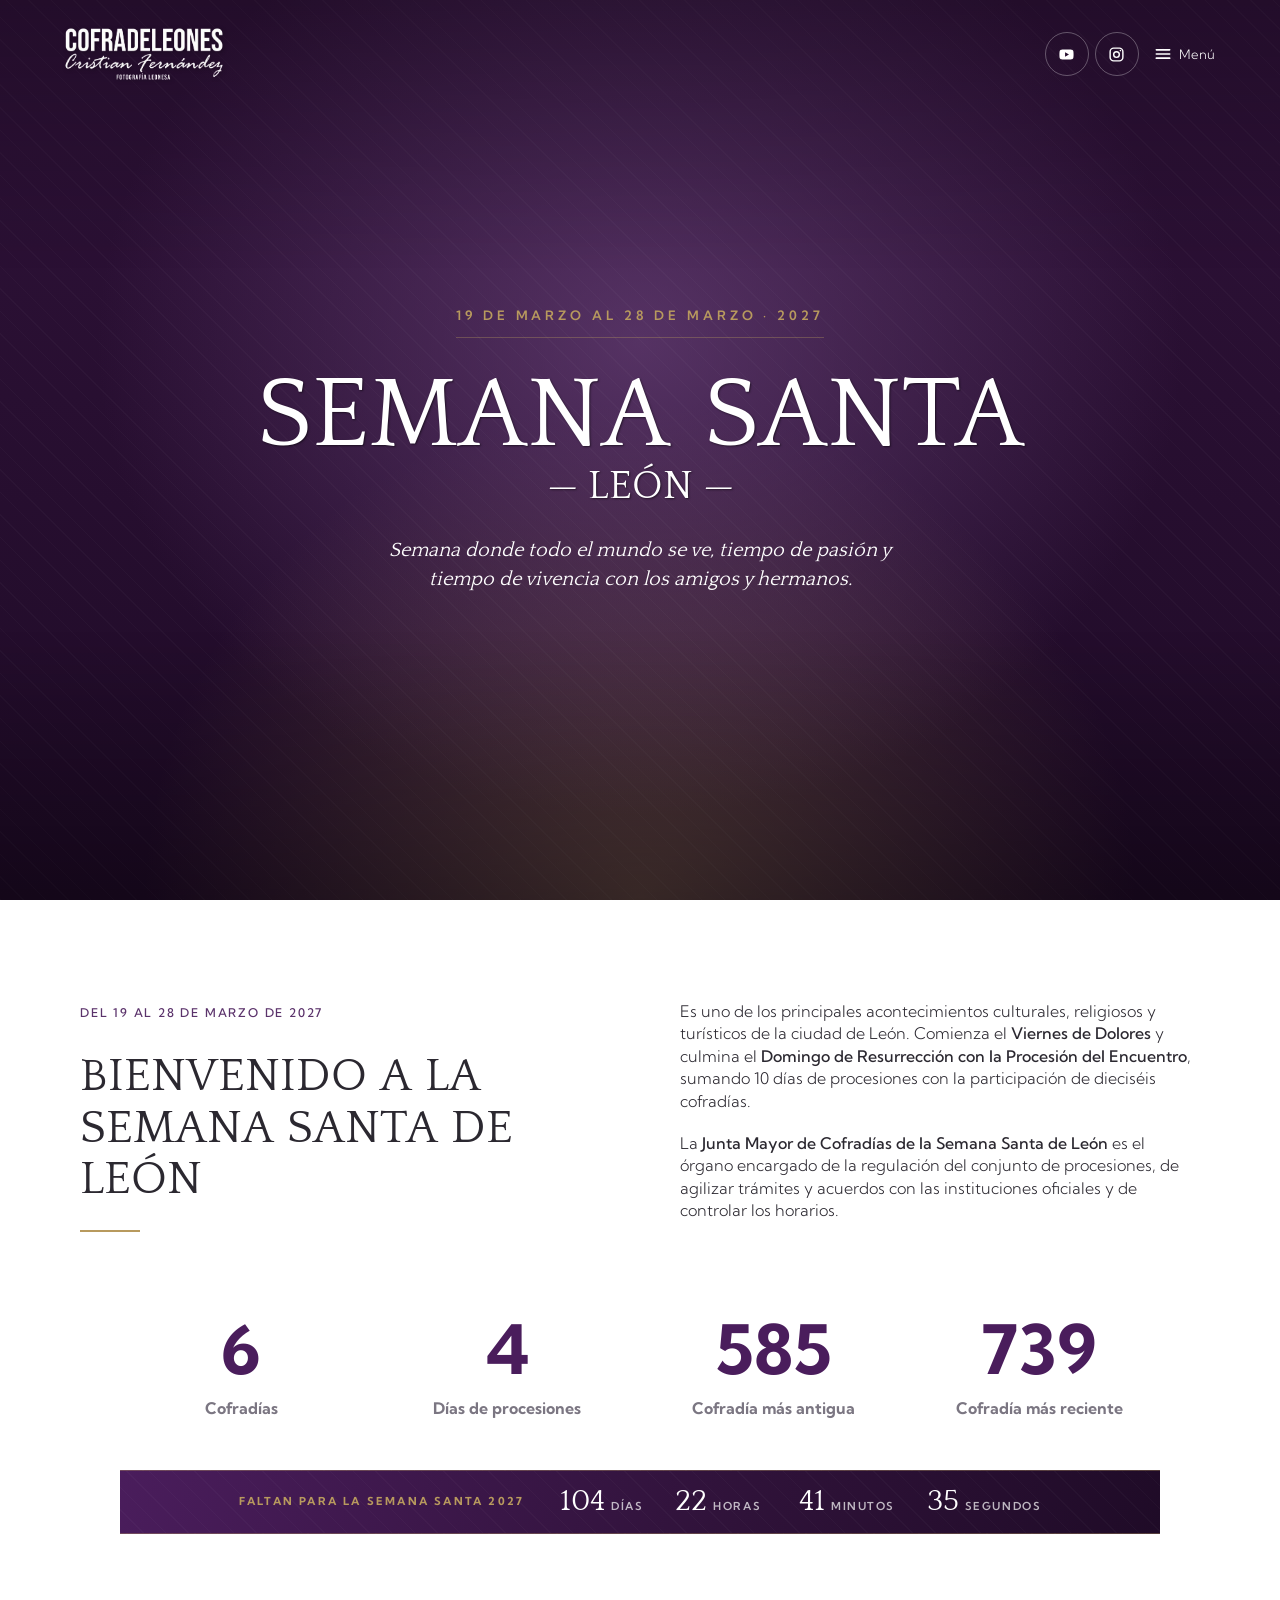
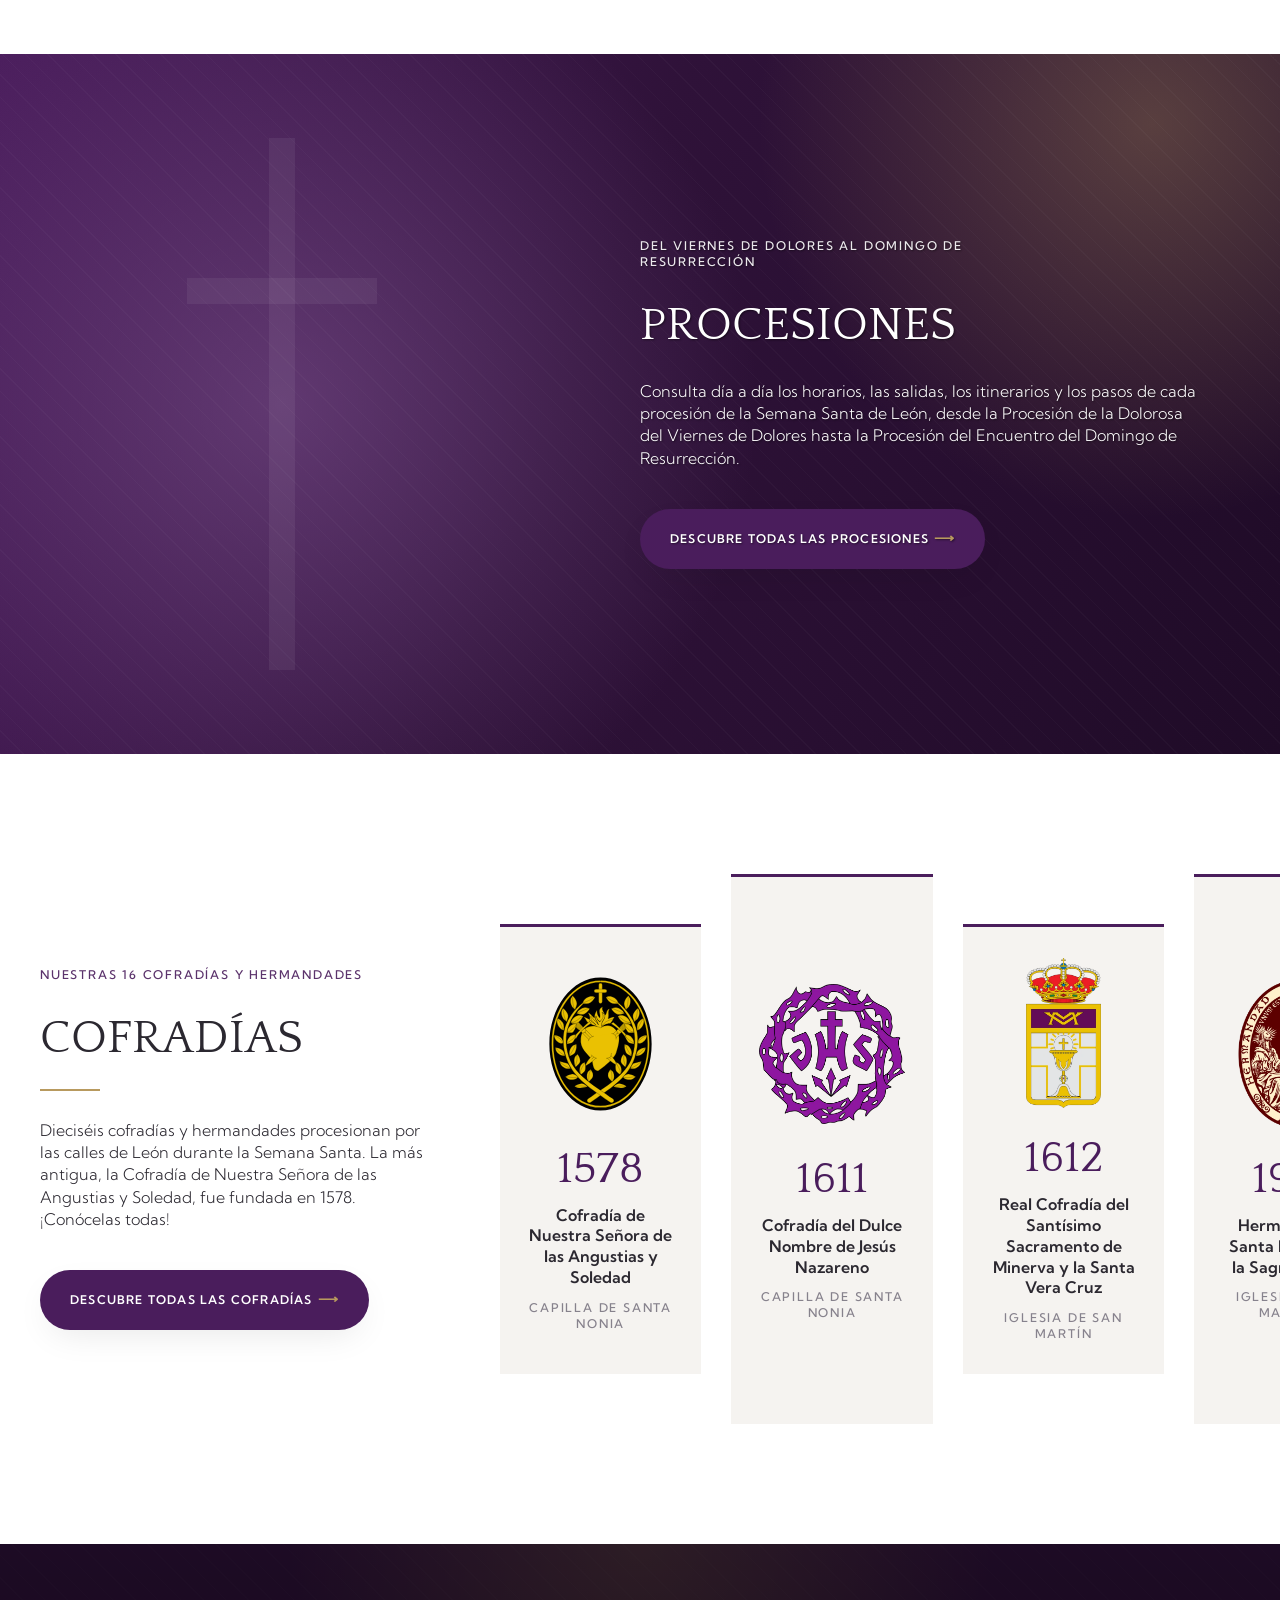
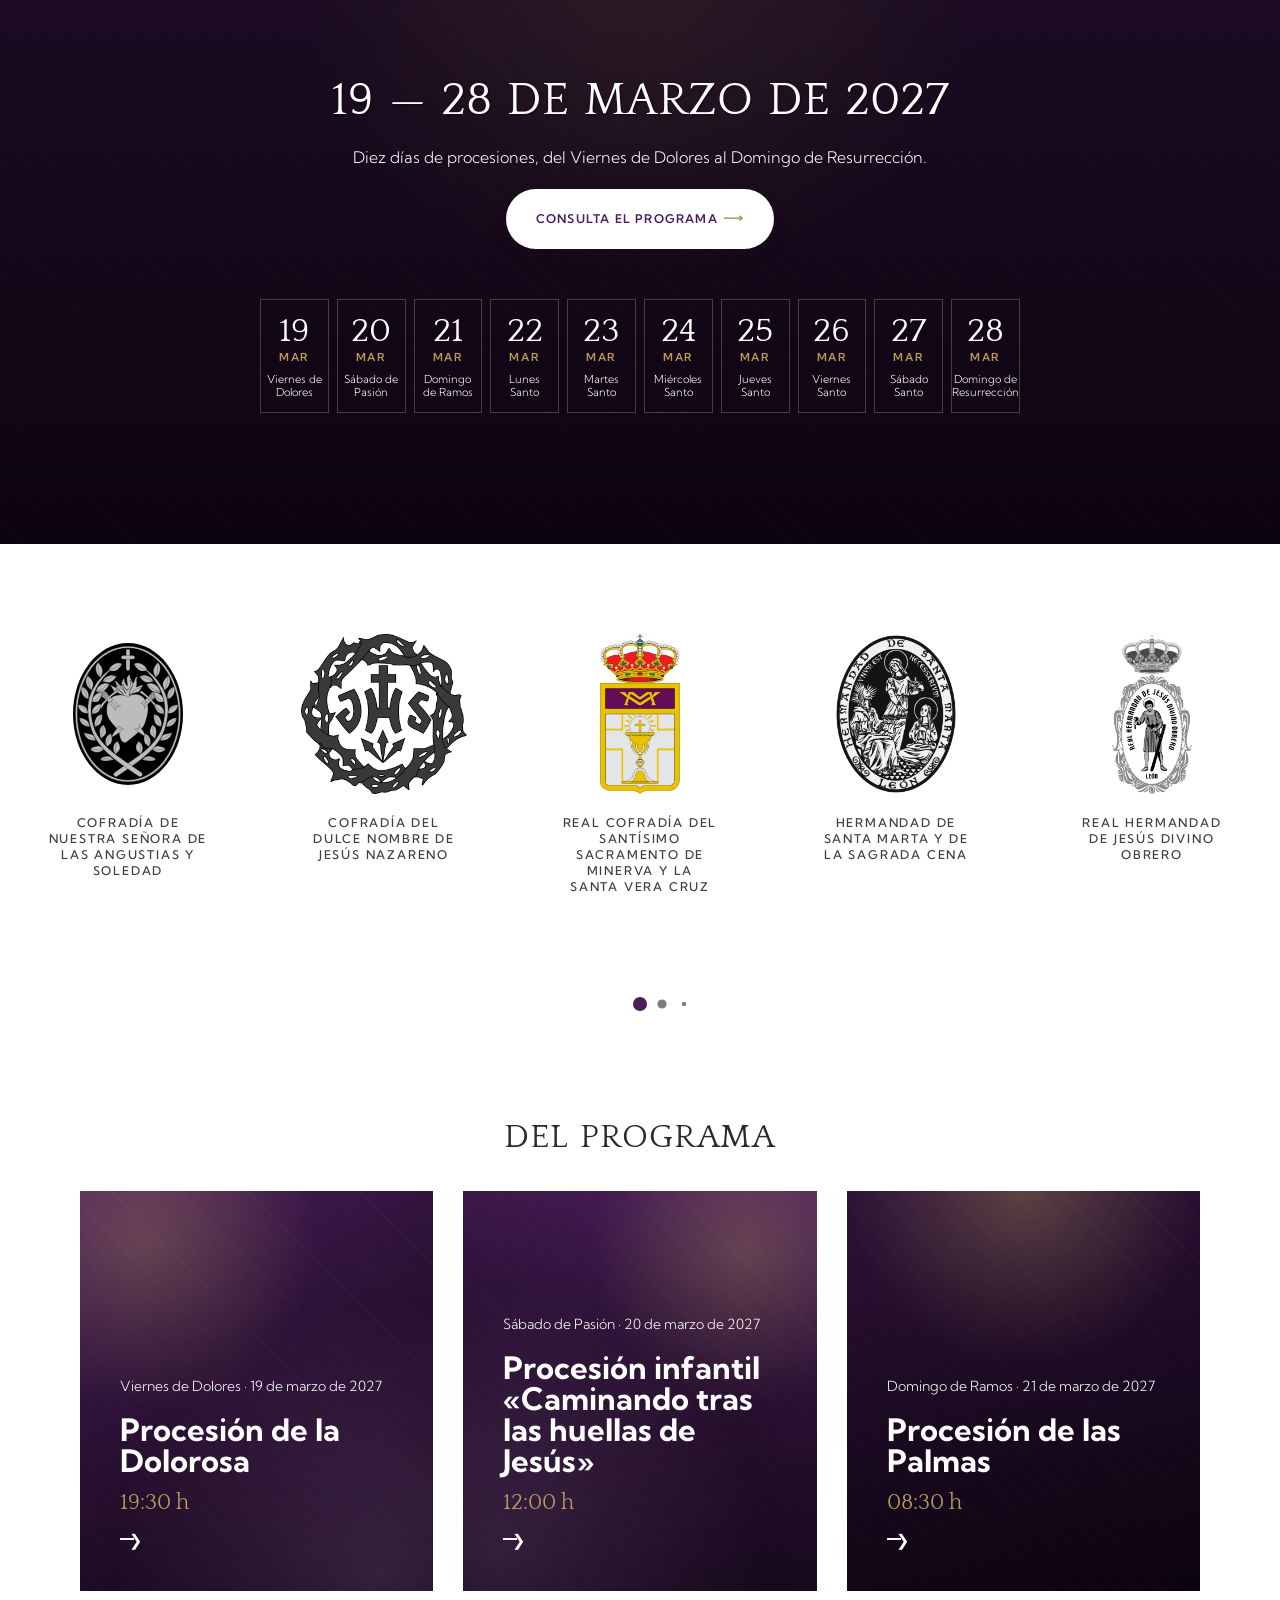
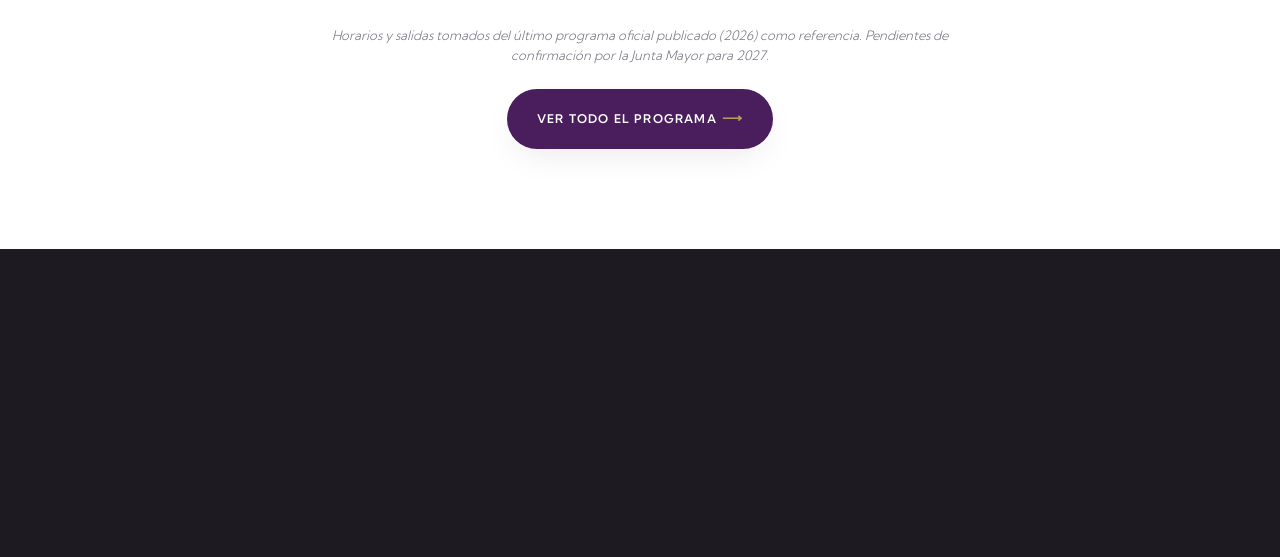
<file: index.html>
<!DOCTYPE html>
<html lang="es">
<head>
	<meta charset="UTF-8">
	<meta name="viewport" content="width=device-width, initial-scale=1">
	<title>Semana Santa León 2027</title>
	<meta name="description" content="Semana Santa de León 2027, del 19 al 28 de marzo. Dieciséis cofradías y diez días de procesiones, del Viernes de Dolores al Domingo de Resurrección.">
	<meta name="theme-color" content="#4a1d5c">

	<link rel="preconnect" href="https://fonts.googleapis.com">
	<link rel="preconnect" href="https://fonts.gstatic.com" crossorigin>
	<link href="https://fonts.googleapis.com/css2?family=Kumbh+Sans:wght@300..700&family=Quattrocento&display=swap" rel="stylesheet">
	<link rel="stylesheet" href="styles.css">
	<!-- Los sliders están bajo el primer pantallazo: su CSS no bloquea el renderizado -->
	<link rel="stylesheet" href="https://cdn.jsdelivr.net/npm/swiper@11/swiper-bundle.min.css" media="print" onload="this.media='all'">
</head>

<body class="home">
<div id="outer-wrap">

	<a class="skip-link screen-reader-text" href="#main">Ir al contenido</a>

	<div id="wrap">

		<!-- ============================ HEADER ============================ -->
		<div id="transparent-header-wrap">
			<header id="site-header" role="banner">
				<div id="site-header-inner" class="container">

					<div id="site-logo">
						<div id="site-logo-inner">
							<a href="index.html" class="custom-logo-link image-logo" rel="home" aria-current="page">
								<img src="img/logo-web.png" width="461" height="156" alt="Cofradeleones · Inicio" fetchpriority="high" decoding="async">
							</a>
						</div>
					</div>

					<div id="site-navigation-wrap">
						<nav id="site-navigation" aria-label="Menú principal">
							<ul class="main-menu">
								<li class="current-menu-item"><a href="index.html"><span>Inicio</span></a></li>
								<li class="has-children"><a href="cofradias.html"><span>Cofradías<svg class="nav-arrow" viewBox="0 0 24 24" aria-hidden="true" focusable="false" fill="none" stroke="currentColor" stroke-width="3" stroke-linecap="round" stroke-linejoin="round"><path d="M6 9l6 6 6-6"/></svg></span></a>
									<!-- Las 16 cofradías se generan desde data.js -->
									<ul class="sub-menu sub-menu-cofradias" data-render="menu-cofradias"></ul>
								</li>
								<li><a href="procesiones.html"><span>Procesiones</span></a></li>
								<li class="has-children"><a href="bandas.html"><span>Bandas musicales<svg class="nav-arrow" viewBox="0 0 24 24" aria-hidden="true" focusable="false" fill="none" stroke="currentColor" stroke-width="3" stroke-linecap="round" stroke-linejoin="round"><path d="M6 9l6 6 6-6"/></svg></span></a>
									<ul class="sub-menu">
										<li><a href="bandas.html#agrupaciones-musicales">Agrupaciones Musicales</a></li>
										<li><a href="bandas.html#cornetas-y-tambores">Bandas de Cornetas y Tambores</a></li>
										<li><a href="bandas.html#bandas-de-musica">Bandas de Música</a></li>
									</ul>
								</li>
								<li><a href="carteles.html"><span>Carteles</span></a></li>
							</ul>
						</nav>
					</div>

					<div class="header-actions">
						<ul class="header-social">
							<li><a class="social-link" href="#" data-social="youtube" aria-label="YouTube de Semana Santa León" target="_blank" rel="noopener noreferrer"><svg class="icon" viewBox="0 0 24 24" aria-hidden="true" focusable="false"><path fill="currentColor" fill-rule="evenodd" d="M21.6 7.2a2.5 2.5 0 0 0-1.8-1.8C18.2 5 12 5 12 5s-6.2 0-7.8.4a2.5 2.5 0 0 0-1.8 1.8C2 8.8 2 12 2 12s0 3.2.4 4.8a2.5 2.5 0 0 0 1.8 1.8C5.8 19 12 19 12 19s6.2 0 7.8-.4a2.5 2.5 0 0 0 1.8-1.8c.4-1.6.4-4.8.4-4.8s0-3.2-.4-4.8zM10 15.2V8.8l5.5 3.2-5.5 3.2z"/></svg></a></li>
							<li><a class="social-link" href="#" data-social="instagram" aria-label="Instagram de Semana Santa León" target="_blank" rel="noopener noreferrer"><svg class="icon" viewBox="0 0 24 24" aria-hidden="true" focusable="false" fill="none" stroke="currentColor" stroke-width="2"><rect x="3" y="3" width="18" height="18" rx="5"/><circle cx="12" cy="12" r="4"/><circle cx="17.5" cy="6.5" r="1.1" fill="currentColor" stroke="none"/></svg></a></li>
						</ul>

						<div class="oceanwp-mobile-menu-icon">
							<a href="#mobile-menu-toggle" class="mobile-menu" aria-label="Menú móvil" aria-expanded="false" aria-controls="mobile-dropdown">
								<svg class="icon icon-bars" viewBox="0 0 24 24" aria-hidden="true" focusable="false" fill="none" stroke="currentColor" stroke-width="2" stroke-linecap="round"><path d="M4 7h16M4 12h16M4 17h16"/></svg>
								<span class="oceanwp-text">Menú</span>
								<span class="oceanwp-close-text">Cerrar</span>
							</a>
						</div>

						<!-- Menú flotante: se rellena desde main.js clonando el menú desktop -->
						<div id="mobile-dropdown">
							<nav aria-label="Menú móvil"></nav>
						</div>
					</div>

				</div>
			</header>
		</div>

		<!-- ============================ MAIN ============================ -->
		<main id="main" class="site-main" role="main">

			<!-- Hero -->
			<header class="video-page-header hero-leon">
				<div class="container video-page-header-inner">
					<p class="hero-dates">19 de Marzo al 28 de Marzo &middot; 2027</p>
					<h1 class="page-header-title">Semana Santa <span>León</span></h1>
					<div class="page-subheading">
						<p>Semana donde todo el mundo se ve, tiempo de pasión y tiempo de vivencia con los amigos y hermanos.</p>
					</div>
				</div>
			</header>

			<div id="content-wrap">
				<div id="content" class="site-content">

					<!-- Intro -->
					<section id="home-intro" class="home-intro">
						<div class="wrap home-intro-wrap">
							<div class="intro-left">
								<p class="pre">Del 19 al 28 de marzo de 2027</p>
								<h2 class="intro-title wow fadeInUp">Bienvenido a la Semana Santa de León</h2>
							</div>
							<div class="intro-right">
								<p>Es uno de los principales acontecimientos culturales, religiosos y turísticos de la ciudad de León. Comienza el <strong>Viernes de Dolores</strong> y culmina el <strong>Domingo de Resurrección con la Procesión del Encuentro</strong>, sumando 10 días de procesiones con la participación de dieciséis cofradías.</p>
								<p>La <strong>Junta Mayor de Cofradías de la Semana Santa de León</strong> es el órgano encargado de la regulación del conjunto de procesiones, de agilizar trámites y acuerdos con las instituciones oficiales y de controlar los horarios.</p>
							</div>
						</div>

						<!-- Las cifras se calculan desde data.js (el HTML solo es el valor por defecto) -->
						<ul id="intro-data" class="intro-data">
							<li>
								<span class="number"><b data-stat="cofradias">16</b></span>
								<p>Cofradías</p>
							</li>
							<li>
								<span class="number"><b data-stat="dias">10</b></span>
								<p>Días de procesiones</p>
							</li>
							<li>
								<span class="number"><b data-stat="antigua">1578</b></span>
								<p>Cofradía más antigua</p>
							</li>
							<li>
								<span class="number"><b data-stat="reciente">1994</b></span>
								<p>Cofradía más reciente</p>
							</li>
						</ul>

						<!-- Cuenta atrás hasta el inicio de la Semana Santa (fecha en data.js) -->
						<div class="wrap">
							<div class="countdown" id="countdown" aria-live="off">
								<p class="countdown-title">Faltan para la Semana Santa <span data-countdown="edicion">2027</span></p>
								<ol class="countdown-units">
									<li><b data-unit="dias">--</b><span>Días</span></li>
									<li><b data-unit="horas">--</b><span>Horas</span></li>
									<li><b data-unit="minutos">--</b><span>Minutos</span></li>
									<li><b data-unit="segundos">--</b><span>Segundos</span></li>
								</ol>
								<p class="countdown-done" hidden>Ya está aquí la Semana Santa</p>
							</div>
						</div>
					</section>

					<!-- Procesiones -->
					<section class="home-processions">
						<div class="wrap">
							<div class="home-processions-content">
								<p class="pre">Del Viernes de Dolores al Domingo de Resurrección</p>
								<h2 class="title wow fadeInUp">Procesiones</h2>
								<p>Consulta día a día los horarios, las salidas, los itinerarios y los pasos de cada procesión de la Semana Santa de León, desde la Procesión de la Dolorosa del Viernes de Dolores hasta la Procesión del Encuentro del Domingo de Resurrección.</p>
								<a href="procesiones.html" class="button wow fadeInUp" data-wow-delay="1s">Descubre todas las Procesiones</a>
							</div>
						</div>
						<div class="images" aria-hidden="true"></div>
					</section>

					<!-- Cofradías -->
					<section class="home-brotherhoods">
						<div class="wrap">
							<div class="content-wrap">
								<div class="titles">
									<p class="pre">Nuestras 16 cofradías y hermandades</p>
									<h2 class="title wow fadeInUp">Cofradías</h2>
								</div>
								<div class="contents">
									<p>Dieciséis cofradías y hermandades procesionan por las calles de León durante la Semana Santa. La más antigua, la Cofradía de Nuestra Señora de las Angustias y Soledad, fue fundada en 1578. ¡Conócelas todas!</p>
									<a href="cofradias.html" class="button wow fadeInUp" data-wow-delay="1s">Descubre todas las cofradías</a>
								</div>
							</div>

							<div class="pictures-wrap">
								<div class="swiper mySwiper2">
									<!-- Tarjetas generadas desde data.js (SSL_DATA.cofradias) -->
									<div class="swiper-wrapper" data-render="home-cofradias"></div>
								</div>
							</div>
						</div>
					</section>

					<!-- Banner con las fechas -->
					<aside class="ss-countdown banner banner-dates">
						<div class="wrap">
							<h3 class="heading wow fadeInUp">19 &mdash; 28 de marzo de 2027</h3>
							<div class="texts wow fadeIn" data-wow-delay="1s">
								Diez días de procesiones, del Viernes de Dolores al Domingo de Resurrección.
								<a href="procesiones.html#programa" class="button wow fadeInUp" data-wow-delay="1s">Consulta el programa</a>
							</div>
							<!-- Días generados desde data.js (SSL_DATA.dias) -->
							<ol class="days-strip" data-render="home-dias"></ol>
						</div>
					</aside>

					<!-- Escudos de las cofradías -->
					<section class="pennants">
						<div class="wrap">
							<div class="swiper mySwiper">
								<!-- Escudos generados desde data.js (SSL_DATA.cofradias) -->
								<div class="swiper-wrapper" data-render="home-escudos"></div>
								<div class="swiper-pagination"></div>
							</div>
						</div>
					</section>

					<!-- Programa destacado -->
					<section class="home-news">
						<div class="wrap home-news-heading-wrap">
							<h2 class="heading home-news-heading wow fadeInUp">Del programa</h2>
						</div>

						<!-- Actos generados desde data.js (SSL_DATA.dias) -->
						<div class="wrap home-news-wrap custom-blog-grid" data-render="home-programa"></div>

						<div class="wrap blog-link-wrap">
							<p class="home-news-note" data-render="nota-horarios"></p>
							<a class="button blog-link" href="procesiones.html#programa">Ver todo el programa</a>
						</div>
					</section>

				</div>
			</div>
		</main>

		<!-- ============================ FOOTER ============================ -->
		<footer id="footer" class="site-footer" role="contentinfo">
			<div id="footer-widgets">
				<div class="footer-widgets-inner container">

					<div class="footer-box">
						<div class="footer-widget textwidget">
							<p class="footer-text-logo"><span>Semana Santa</span> León</p>
							<p>Junta Mayor de Cofradías de la Semana Santa de León.</p>
						</div>
					</div>

					<div class="footer-box">
						<div class="footer-widget">
							<ul class="menu">
								<li class="menu-item"><a href="index.html">Inicio</a></li>
								<li class="menu-item"><a href="cofradias.html">Cofradías</a></li>
								<li class="menu-item"><a href="procesiones.html">Procesiones</a></li>
								<li class="menu-item"><a href="bandas.html">Bandas musicales</a></li>
								<li class="menu-item"><a href="carteles.html">Carteles</a></li>
							</ul>
						</div>
					</div>

					<div class="footer-box">
						<div class="footer-widget">
							<ul class="oceanwp-social-icons">
								<li><a href="#" data-social="youtube" aria-label="YouTube" target="_blank" rel="noopener noreferrer"><svg class="icon" viewBox="0 0 24 24" aria-hidden="true" focusable="false"><path fill="currentColor" fill-rule="evenodd" d="M21.6 7.2a2.5 2.5 0 0 0-1.8-1.8C18.2 5 12 5 12 5s-6.2 0-7.8.4a2.5 2.5 0 0 0-1.8 1.8C2 8.8 2 12 2 12s0 3.2.4 4.8a2.5 2.5 0 0 0 1.8 1.8C5.8 19 12 19 12 19s6.2 0 7.8-.4a2.5 2.5 0 0 0 1.8-1.8c.4-1.6.4-4.8.4-4.8s0-3.2-.4-4.8zM10 15.2V8.8l5.5 3.2-5.5 3.2z"/></svg></a></li>
								<li><a href="#" data-social="instagram" aria-label="Instagram" target="_blank" rel="noopener noreferrer"><svg class="icon" viewBox="0 0 24 24" aria-hidden="true" focusable="false" fill="none" stroke="currentColor" stroke-width="2"><rect x="3" y="3" width="18" height="18" rx="5"/><circle cx="12" cy="12" r="4"/><circle cx="17.5" cy="6.5" r="1.1" fill="currentColor" stroke="none"/></svg></a></li>
							</ul>
						</div>
						<div class="footer-widget textwidget">
							<p>Semana Santa 2027 · Del 19 al 28 de marzo</p>
						</div>
					</div>

				</div>
			</div>

			<div id="footer-bottom">
				<div id="footer-bottom-inner" class="container">
					<div id="copyright">
						<p class="copyright-edicion">© Semana Santa León · Edición 2027</p>
						<p class="copyright-autor">Página web creada por <strong>Sergio Cajide Gómez</strong></p>
					</div>
				</div>
			</div>
		</footer>

	</div>
</div>

<a href="#" id="scroll-top" aria-label="Hacer scroll a la parte superior de la página"><svg class="icon" viewBox="0 0 24 24" aria-hidden="true" focusable="false" fill="none" stroke="currentColor" stroke-width="2.5" stroke-linecap="round" stroke-linejoin="round"><path d="M6 15l6-6 6 6"/></svg></a>

<script src="data.js"></script>
<script src="https://cdn.jsdelivr.net/npm/swiper@11/swiper-bundle.min.js"></script>
<script src="main.js"></script>
</body>
</html>
</file>
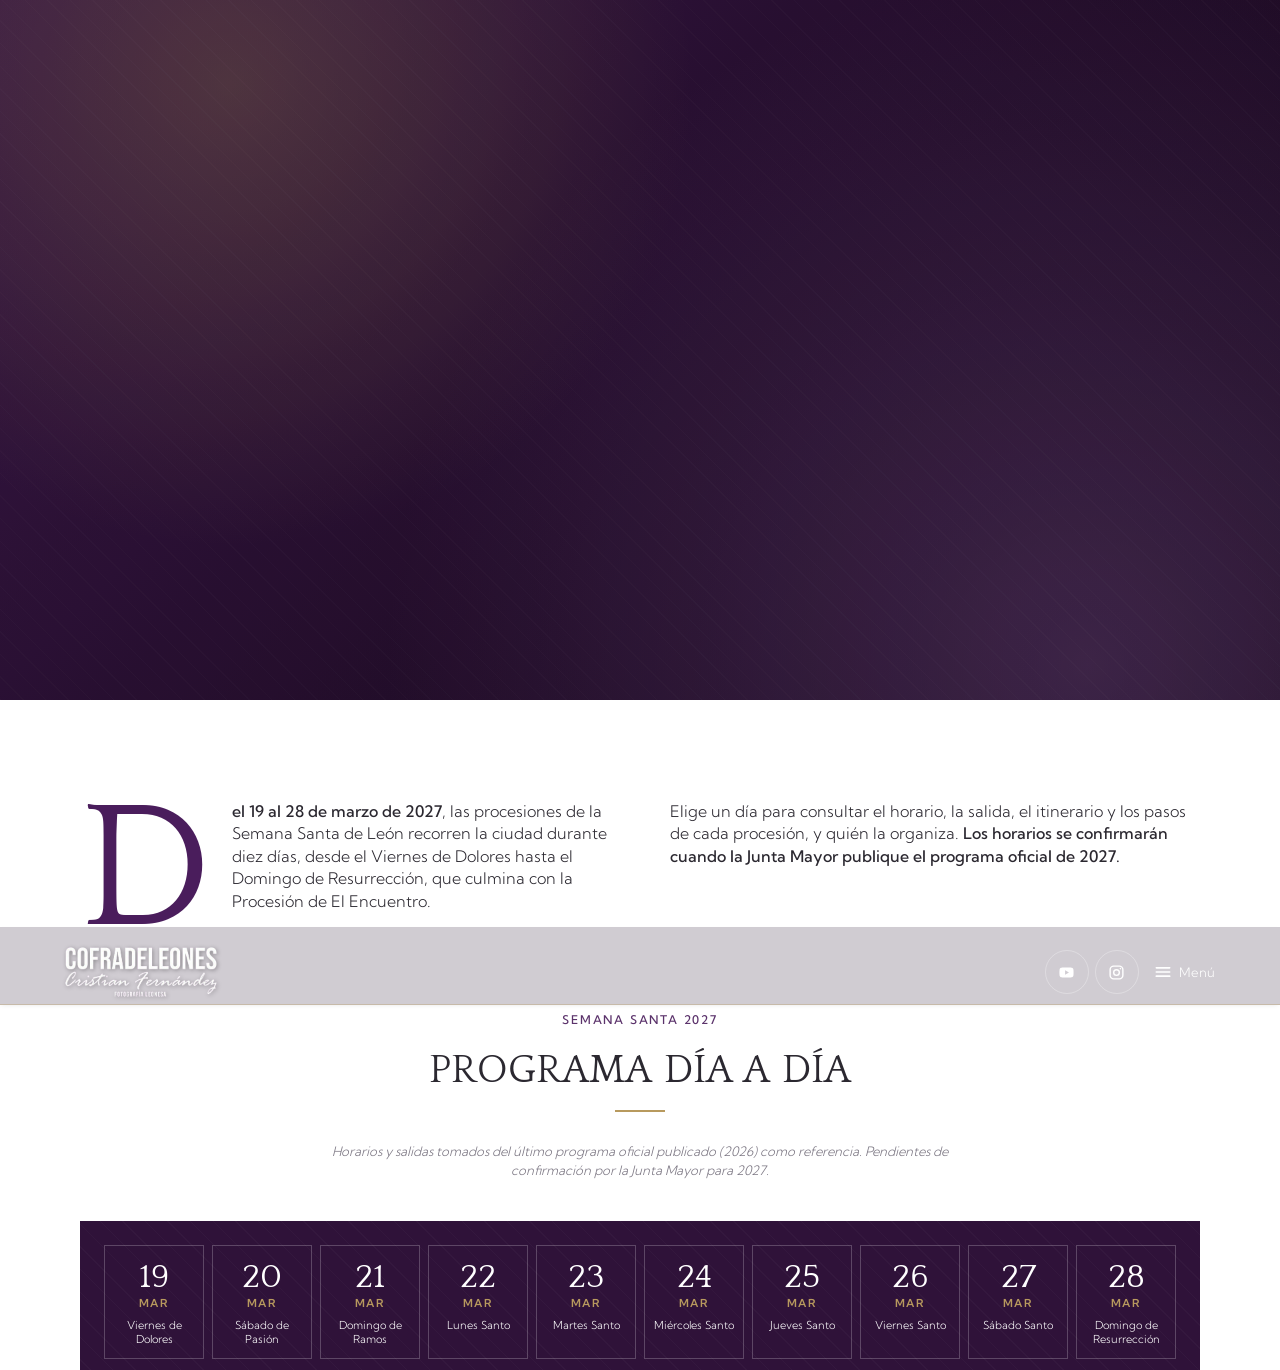
<file: actividades.html>
<!DOCTYPE html>
<html lang="es">
<head>
	<meta charset="UTF-8">
	<meta name="viewport" content="width=device-width, initial-scale=1">
	<title>Programa · Semana Santa León 2027</title>
	<meta http-equiv="refresh" content="0; url=procesiones.html#programa">
	<link rel="canonical" href="procesiones.html#programa">
</head>
<body>
	<p>El programa se ha trasladado a <a href="procesiones.html#programa">Procesiones</a>.</p>
</body>
</html>
</file>
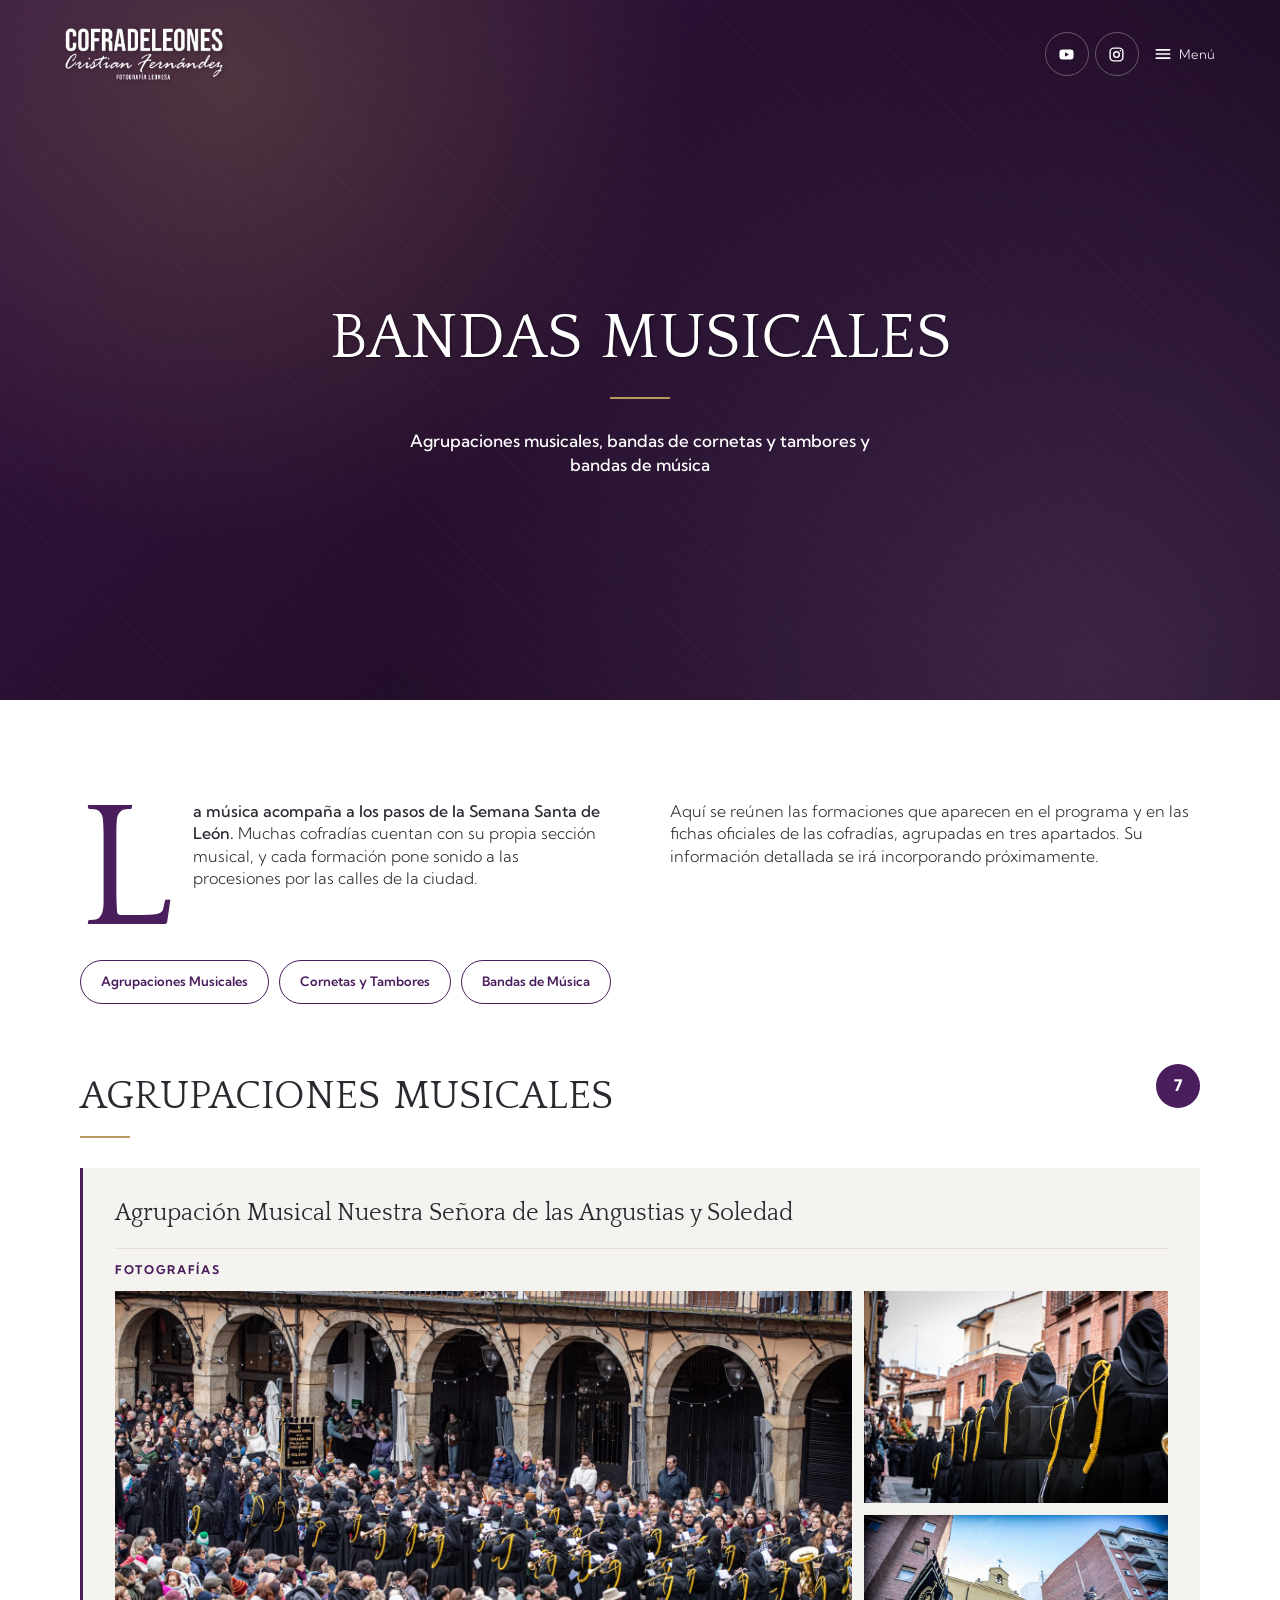
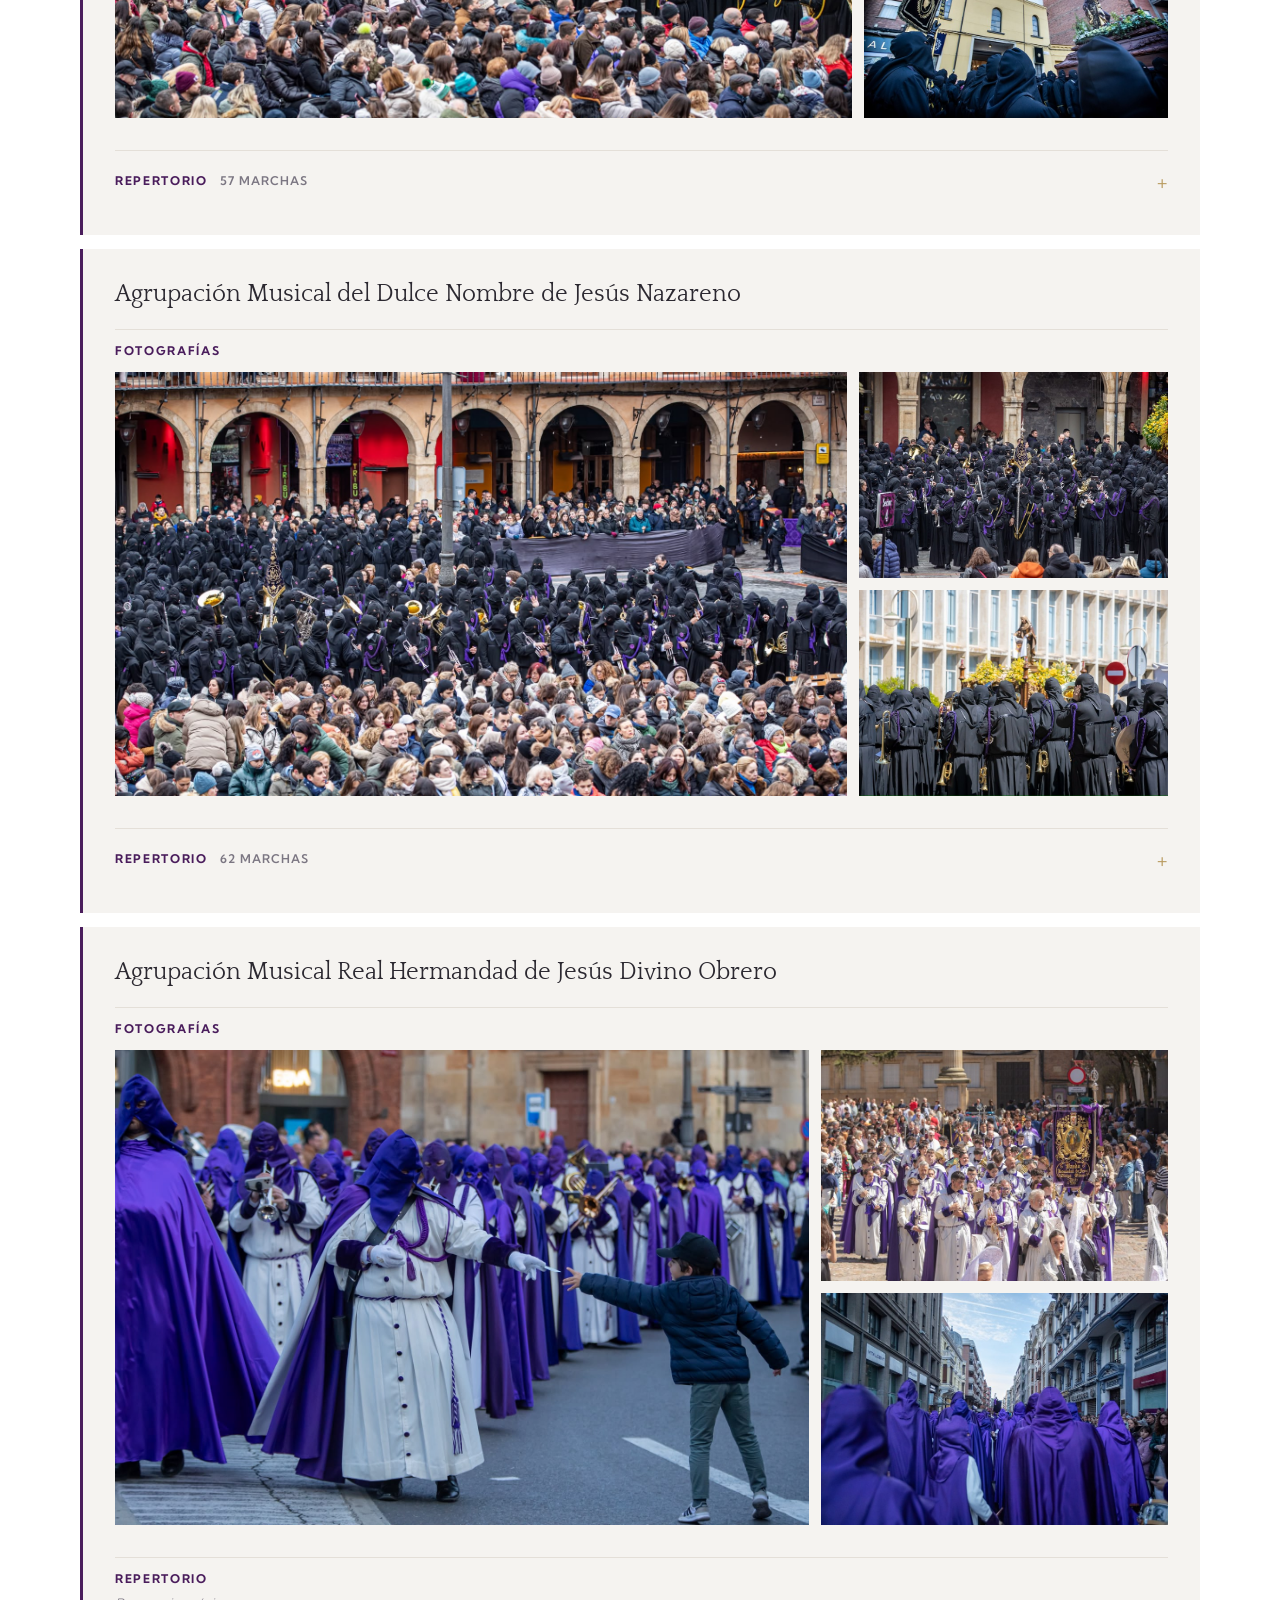
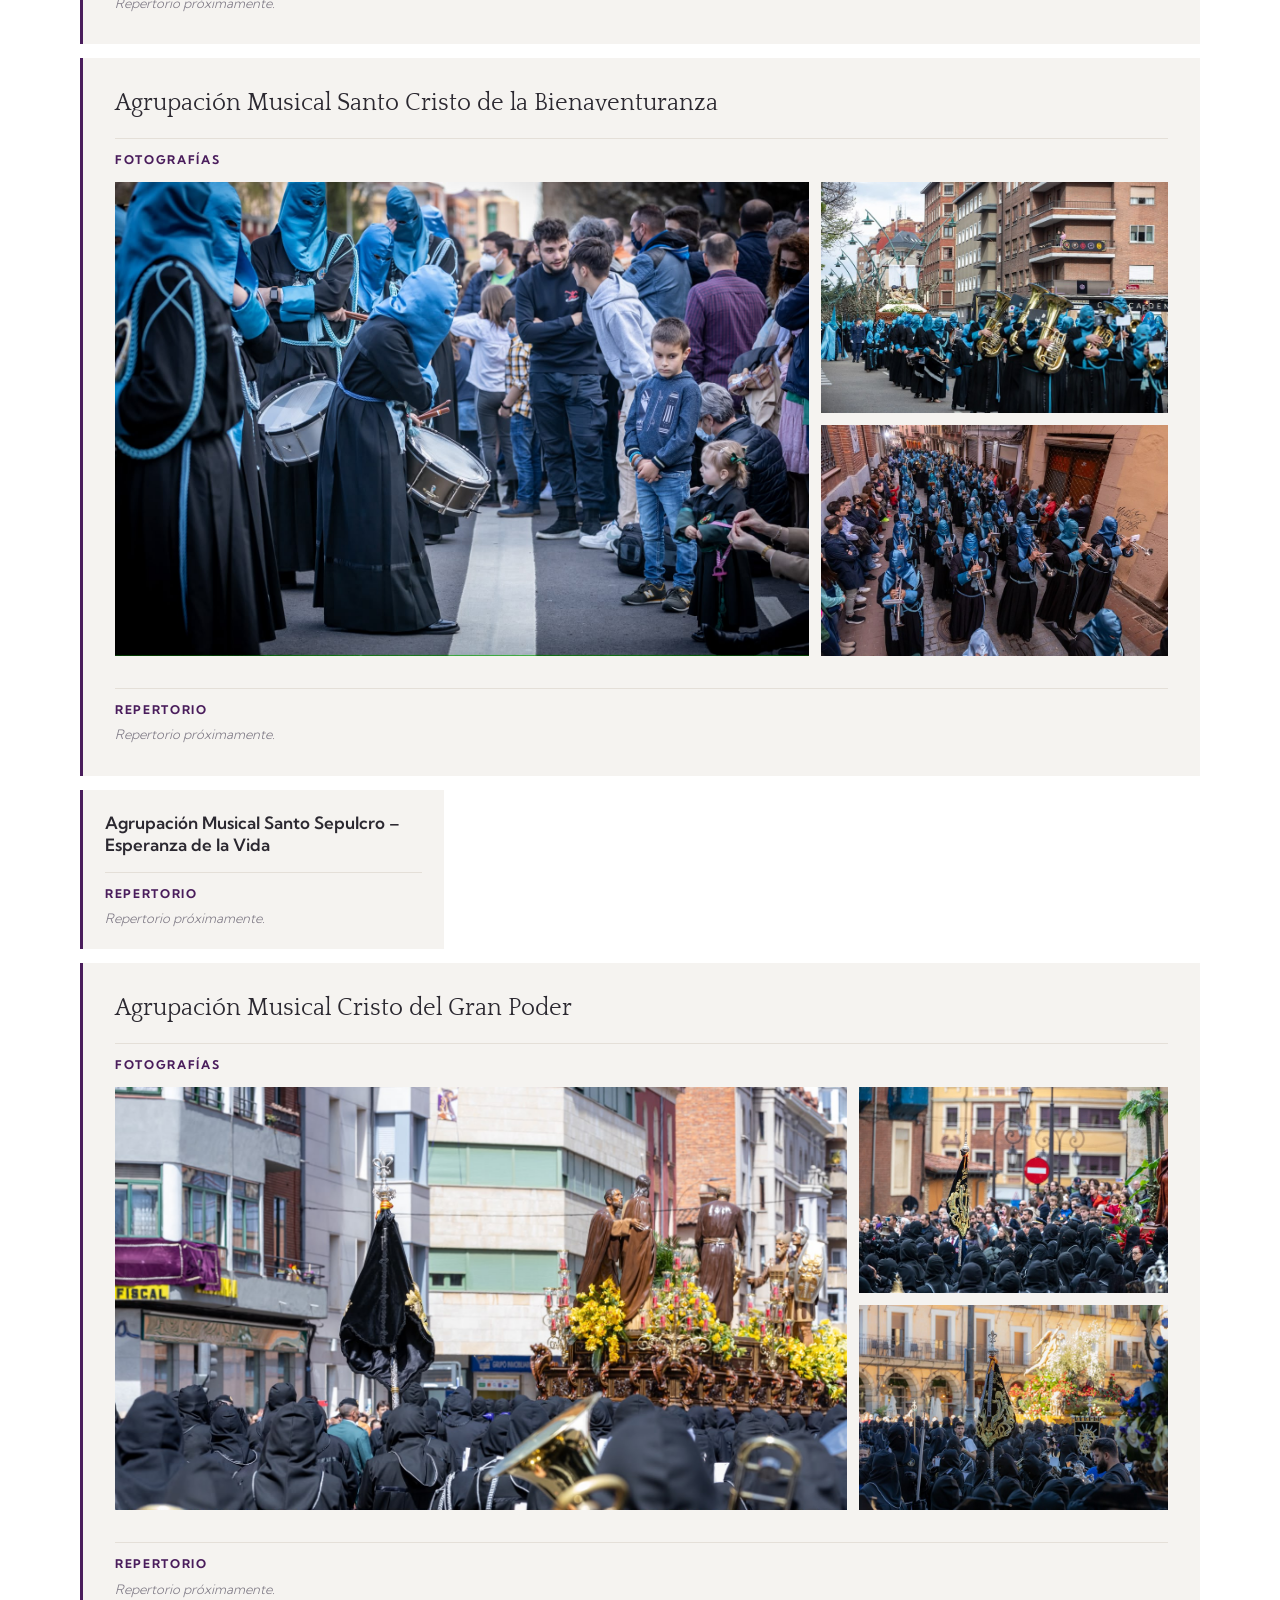
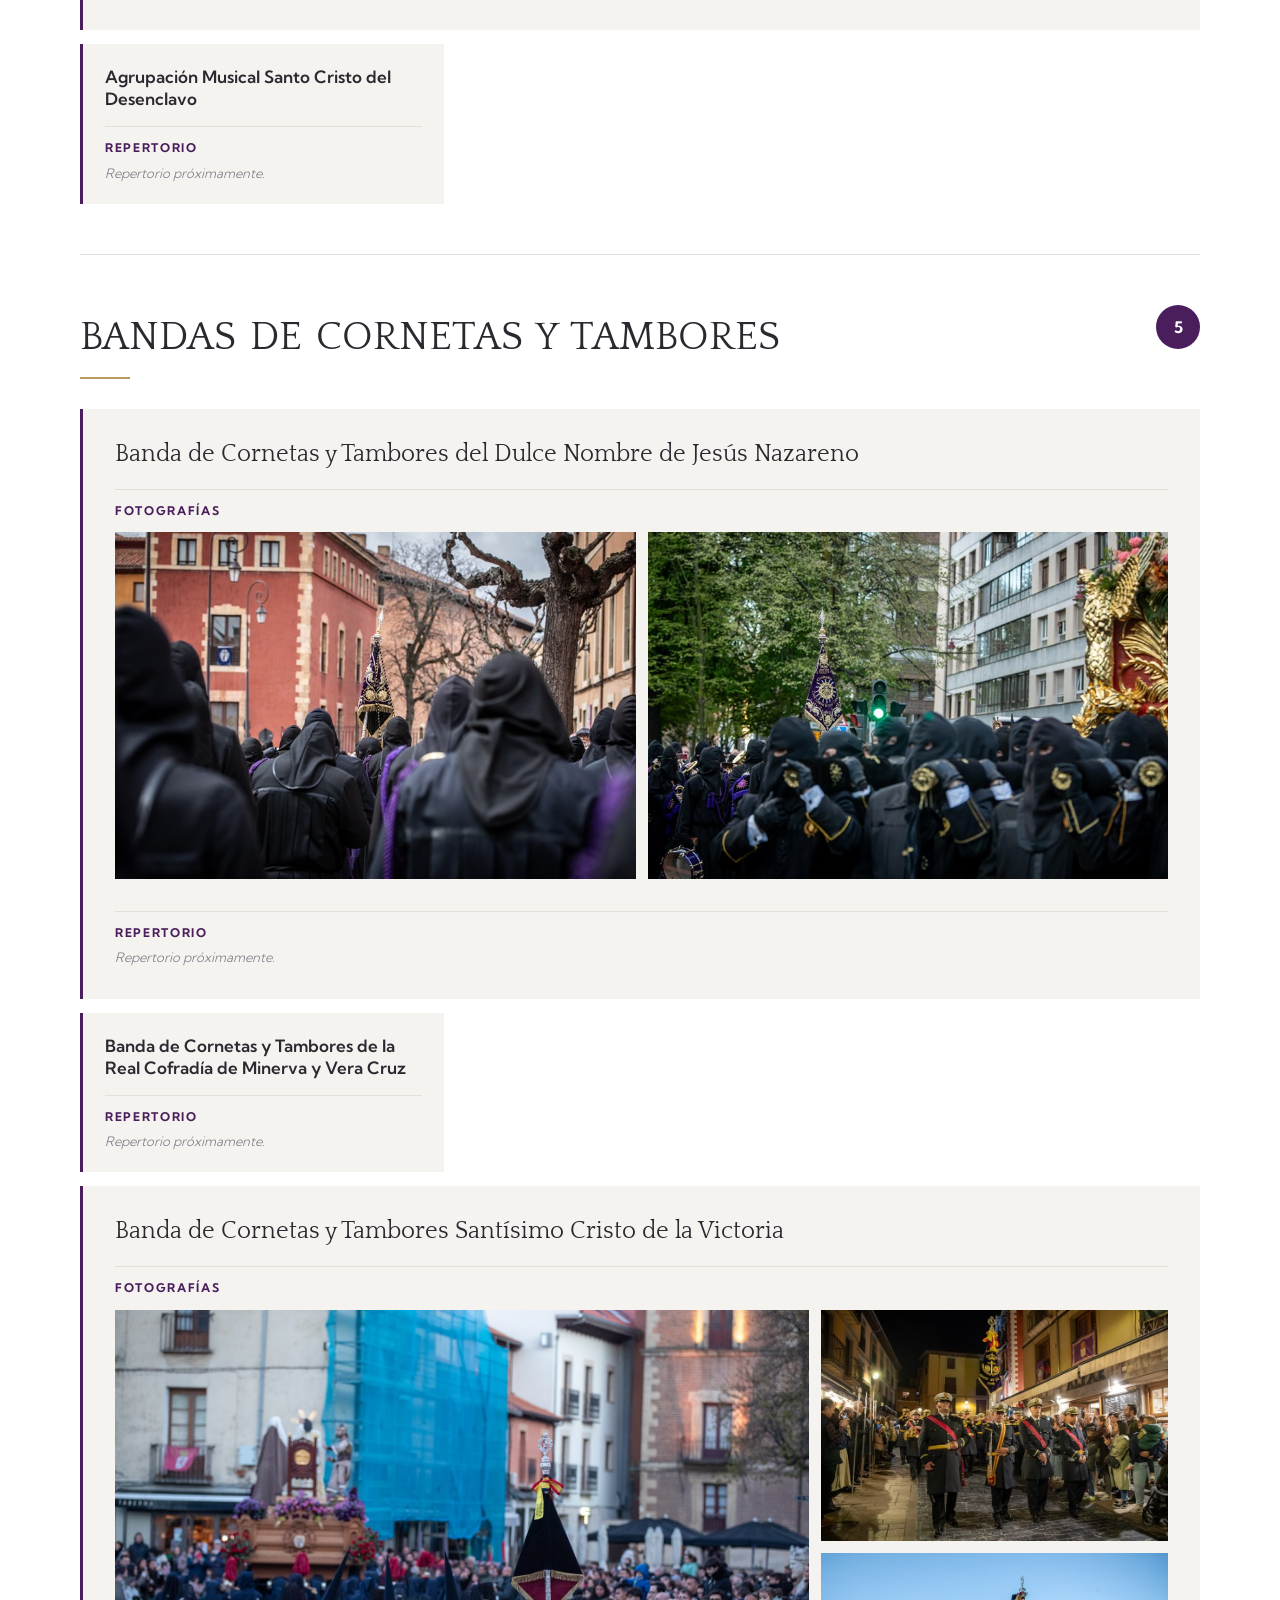
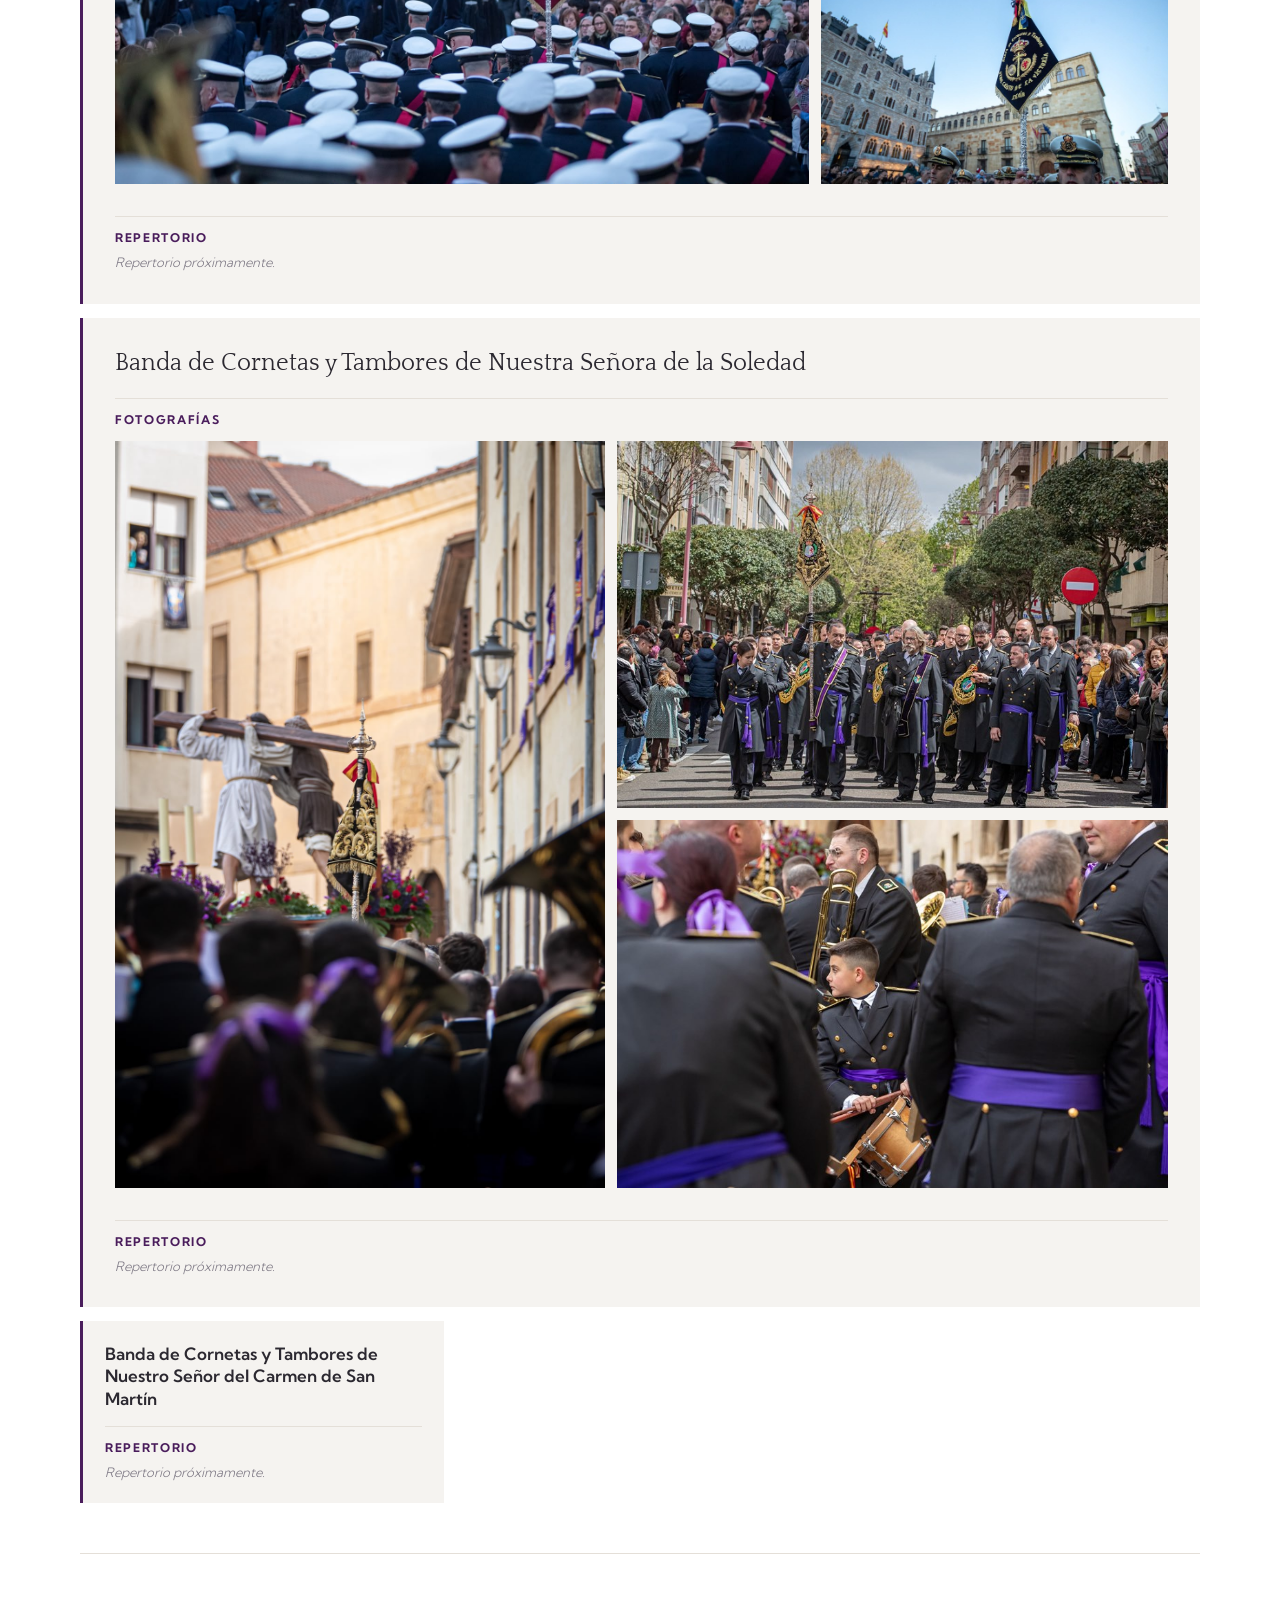
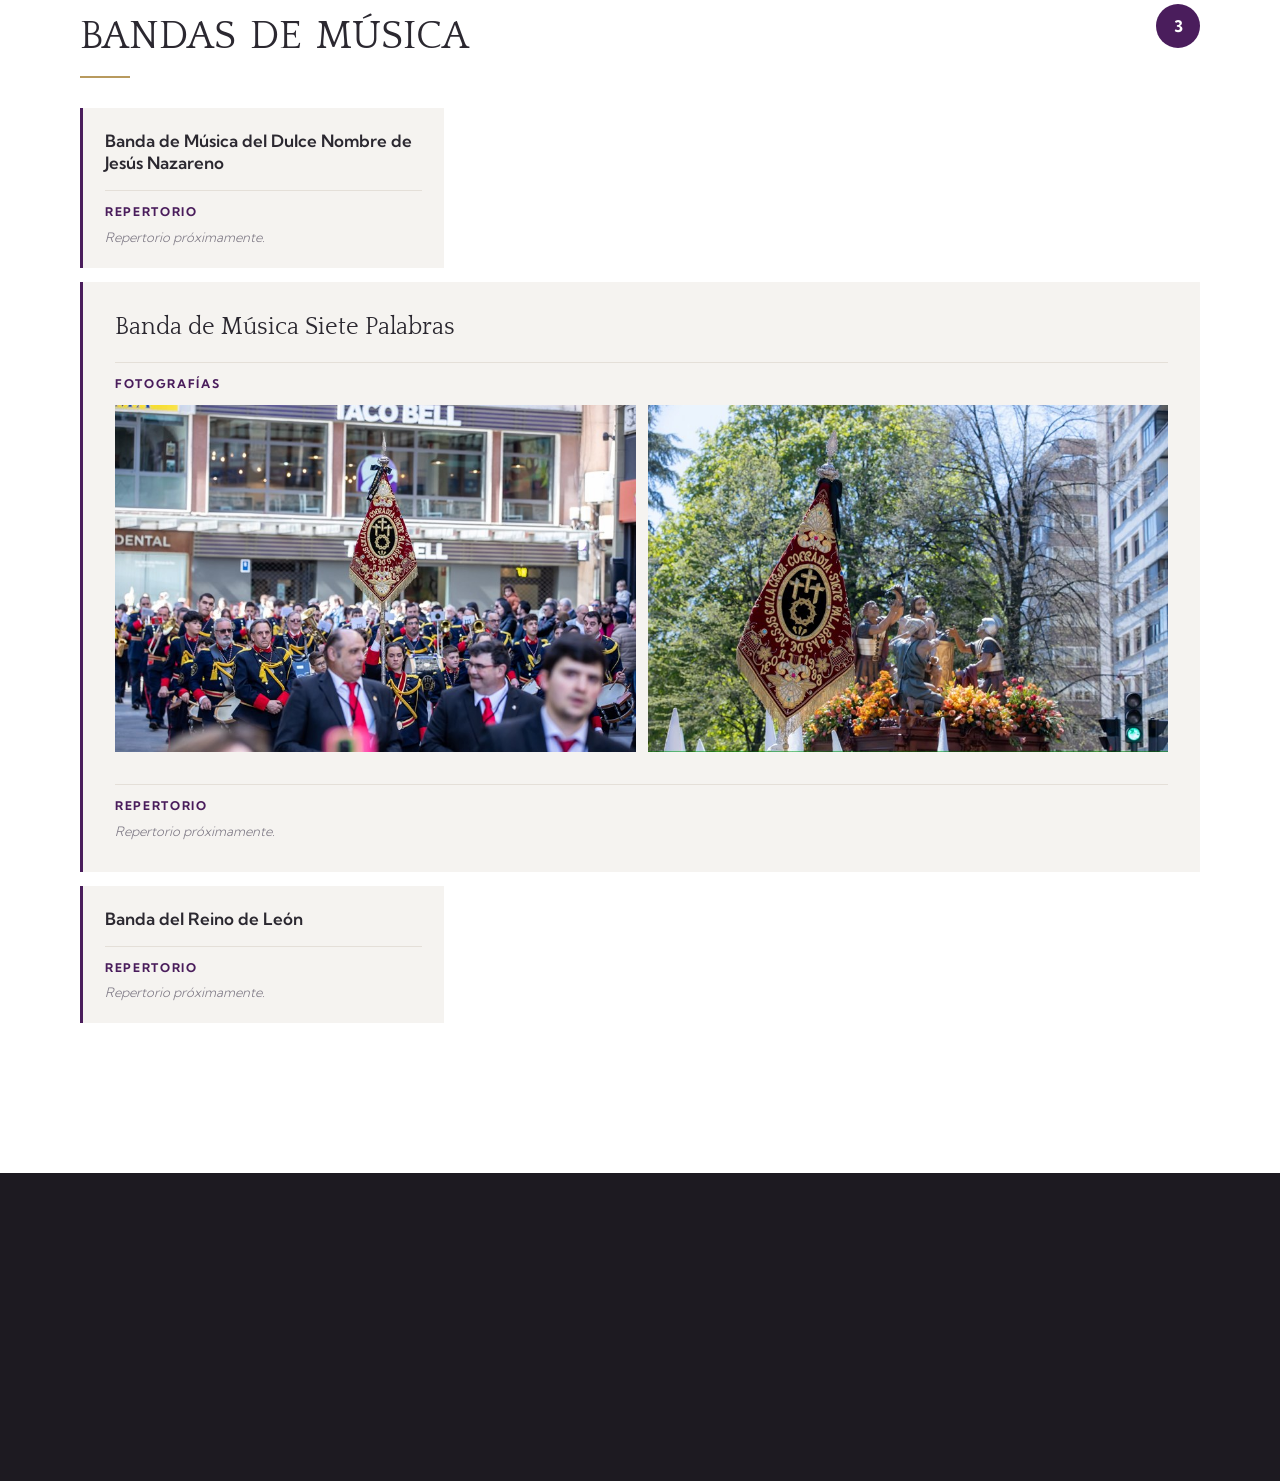
<file: bandas.html>
<!DOCTYPE html>
<html lang="es">
<head>
	<meta charset="UTF-8">
	<meta name="viewport" content="width=device-width, initial-scale=1">
	<title>Bandas musicales · Semana Santa León 2027</title>
	<meta name="description" content="Bandas musicales de la Semana Santa de León: agrupaciones musicales, bandas de cornetas y tambores y bandas de música.">
	<meta name="theme-color" content="#4a1d5c">

	<link rel="preconnect" href="https://fonts.googleapis.com">
	<link rel="preconnect" href="https://fonts.gstatic.com" crossorigin>
	<link href="https://fonts.googleapis.com/css2?family=Kumbh+Sans:wght@300..700&family=Quattrocento&display=swap" rel="stylesheet">
	<link rel="stylesheet" href="styles.css">
</head>

<body class="archive-page">
<div id="outer-wrap">

	<a class="skip-link screen-reader-text" href="#main">Ir al contenido</a>

	<div id="wrap">

		<!-- ============================ HEADER ============================ -->
		<div id="transparent-header-wrap">
			<header id="site-header" role="banner">
				<div id="site-header-inner" class="container">

					<div id="site-logo">
						<div id="site-logo-inner">
							<a href="index.html" class="custom-logo-link image-logo" rel="home">
								<img src="img/logo-web.png" width="461" height="156" alt="Cofradeleones · Inicio" fetchpriority="high" decoding="async">
							</a>
						</div>
					</div>

					<div id="site-navigation-wrap">
						<nav id="site-navigation" aria-label="Menú principal">
							<ul class="main-menu">
								<li><a href="index.html"><span>Inicio</span></a></li>
								<li class="has-children"><a href="cofradias.html"><span>Cofradías<svg class="nav-arrow" viewBox="0 0 24 24" aria-hidden="true" focusable="false" fill="none" stroke="currentColor" stroke-width="3" stroke-linecap="round" stroke-linejoin="round"><path d="M6 9l6 6 6-6"/></svg></span></a>
									<!-- Las 16 cofradías se generan desde data.js -->
									<ul class="sub-menu sub-menu-cofradias" data-render="menu-cofradias"></ul>
								</li>
								<li><a href="procesiones.html"><span>Procesiones</span></a></li>
								<li class="has-children current-menu-item"><a href="bandas.html" aria-current="page"><span>Bandas musicales<svg class="nav-arrow" viewBox="0 0 24 24" aria-hidden="true" focusable="false" fill="none" stroke="currentColor" stroke-width="3" stroke-linecap="round" stroke-linejoin="round"><path d="M6 9l6 6 6-6"/></svg></span></a>
									<ul class="sub-menu">
										<li><a href="bandas.html#agrupaciones-musicales">Agrupaciones Musicales</a></li>
										<li><a href="bandas.html#cornetas-y-tambores">Bandas de Cornetas y Tambores</a></li>
										<li><a href="bandas.html#bandas-de-musica">Bandas de Música</a></li>
									</ul>
								</li>
								<li><a href="carteles.html"><span>Carteles</span></a></li>
							</ul>
						</nav>
					</div>

					<div class="header-actions">
						<ul class="header-social">
							<li><a class="social-link" href="#" data-social="youtube" aria-label="YouTube de Semana Santa León" target="_blank" rel="noopener noreferrer"><svg class="icon" viewBox="0 0 24 24" aria-hidden="true" focusable="false"><path fill="currentColor" fill-rule="evenodd" d="M21.6 7.2a2.5 2.5 0 0 0-1.8-1.8C18.2 5 12 5 12 5s-6.2 0-7.8.4a2.5 2.5 0 0 0-1.8 1.8C2 8.8 2 12 2 12s0 3.2.4 4.8a2.5 2.5 0 0 0 1.8 1.8C5.8 19 12 19 12 19s6.2 0 7.8-.4a2.5 2.5 0 0 0 1.8-1.8c.4-1.6.4-4.8.4-4.8s0-3.2-.4-4.8zM10 15.2V8.8l5.5 3.2-5.5 3.2z"/></svg></a></li>
							<li><a class="social-link" href="#" data-social="instagram" aria-label="Instagram de Semana Santa León" target="_blank" rel="noopener noreferrer"><svg class="icon" viewBox="0 0 24 24" aria-hidden="true" focusable="false" fill="none" stroke="currentColor" stroke-width="2"><rect x="3" y="3" width="18" height="18" rx="5"/><circle cx="12" cy="12" r="4"/><circle cx="17.5" cy="6.5" r="1.1" fill="currentColor" stroke="none"/></svg></a></li>
						</ul>

						<div class="oceanwp-mobile-menu-icon">
							<a href="#mobile-menu-toggle" class="mobile-menu" aria-label="Menú móvil" aria-expanded="false" aria-controls="mobile-dropdown">
								<svg class="icon icon-bars" viewBox="0 0 24 24" aria-hidden="true" focusable="false" fill="none" stroke="currentColor" stroke-width="2" stroke-linecap="round"><path d="M4 7h16M4 12h16M4 17h16"/></svg>
								<span class="oceanwp-text">Menú</span>
								<span class="oceanwp-close-text">Cerrar</span>
							</a>
						</div>

						<!-- Menú flotante: se rellena desde main.js clonando el menú desktop -->
						<div id="mobile-dropdown">
							<nav aria-label="Menú móvil"></nav>
						</div>
					</div>

				</div>
			</header>
		</div>

		<!-- ============================ MAIN ============================ -->
		<main id="main" class="site-main" role="main">

			<header class="page-header background-image-page-header pattern-bg">
				<div class="container page-header-inner">
					<h1 class="page-header-title">Bandas musicales</h1>
						<div class="page-subheading">
							<p>Agrupaciones musicales, bandas de cornetas y tambores y bandas de música</p>
						</div>
				</div>
				<span class="background-image-page-header-overlay"></span>
			</header>
			<div id="content-wrap">
				<div id="content" class="site-content diary-page wrap bandas-page">

					<article class="single-page-article">
						<div class="entry has-2">
							<p><strong>La música acompaña a los pasos de la Semana Santa de León.</strong> Muchas cofradías cuentan con su propia sección musical, y cada formación pone sonido a las procesiones por las calles de la ciudad.</p>
							<p>Aquí se reúnen las formaciones que aparecen en el programa y en las fichas oficiales de las cofradías, agrupadas en tres apartados. Su información detallada se irá incorporando próximamente.</p>
						</div>
					</article>

					<nav class="bandas-nav" aria-label="Tipos de banda">
						<a href="#agrupaciones-musicales">Agrupaciones Musicales</a>
						<a href="#cornetas-y-tambores">Cornetas y Tambores</a>
						<a href="#bandas-de-musica">Bandas de Música</a>
					</nav>

					<!-- Apartados generados desde data.js (SSL_DATA.bandas) -->
					<div class="bandas" data-render="bandas"></div>

				</div>
			</div>
		</main>

		<!-- ============================ FOOTER ============================ -->
		<footer id="footer" class="site-footer" role="contentinfo">
			<div id="footer-widgets">
				<div class="footer-widgets-inner container">

					<div class="footer-box">
						<div class="footer-widget textwidget">
							<p class="footer-text-logo"><span>Semana Santa</span> León</p>
							<p>Junta Mayor de Cofradías de la Semana Santa de León.</p>
						</div>
					</div>

					<div class="footer-box">
						<div class="footer-widget">
							<ul class="menu">
								<li class="menu-item"><a href="index.html">Inicio</a></li>
								<li class="menu-item"><a href="cofradias.html">Cofradías</a></li>
								<li class="menu-item"><a href="procesiones.html">Procesiones</a></li>
								<li class="menu-item current-menu-item"><a href="bandas.html" aria-current="page">Bandas musicales</a></li>
								<li class="menu-item"><a href="carteles.html">Carteles</a></li>
							</ul>
						</div>
					</div>

					<div class="footer-box">
						<div class="footer-widget">
							<ul class="oceanwp-social-icons">
								<li><a href="#" data-social="youtube" aria-label="YouTube" target="_blank" rel="noopener noreferrer"><svg class="icon" viewBox="0 0 24 24" aria-hidden="true" focusable="false"><path fill="currentColor" fill-rule="evenodd" d="M21.6 7.2a2.5 2.5 0 0 0-1.8-1.8C18.2 5 12 5 12 5s-6.2 0-7.8.4a2.5 2.5 0 0 0-1.8 1.8C2 8.8 2 12 2 12s0 3.2.4 4.8a2.5 2.5 0 0 0 1.8 1.8C5.8 19 12 19 12 19s6.2 0 7.8-.4a2.5 2.5 0 0 0 1.8-1.8c.4-1.6.4-4.8.4-4.8s0-3.2-.4-4.8zM10 15.2V8.8l5.5 3.2-5.5 3.2z"/></svg></a></li>
								<li><a href="#" data-social="instagram" aria-label="Instagram" target="_blank" rel="noopener noreferrer"><svg class="icon" viewBox="0 0 24 24" aria-hidden="true" focusable="false" fill="none" stroke="currentColor" stroke-width="2"><rect x="3" y="3" width="18" height="18" rx="5"/><circle cx="12" cy="12" r="4"/><circle cx="17.5" cy="6.5" r="1.1" fill="currentColor" stroke="none"/></svg></a></li>
							</ul>
						</div>
						<div class="footer-widget textwidget">
							<p>Semana Santa 2027 · Del 19 al 28 de marzo</p>
						</div>
					</div>

				</div>
			</div>

			<div id="footer-bottom">
				<div id="footer-bottom-inner" class="container">
					<div id="copyright">
						<p class="copyright-edicion">© Semana Santa León · Edición 2027</p>
						<p class="copyright-autor">Página web creada por <strong>Sergio Cajide Gómez</strong></p>
					</div>
				</div>
			</div>
		</footer>

	</div>
</div>

<a href="#" id="scroll-top" aria-label="Hacer scroll a la parte superior de la página"><svg class="icon" viewBox="0 0 24 24" aria-hidden="true" focusable="false" fill="none" stroke="currentColor" stroke-width="2.5" stroke-linecap="round" stroke-linejoin="round"><path d="M6 15l6-6 6 6"/></svg></a>

<script src="data.js"></script>
<script src="main.js"></script>
</body>
</html>
</file>
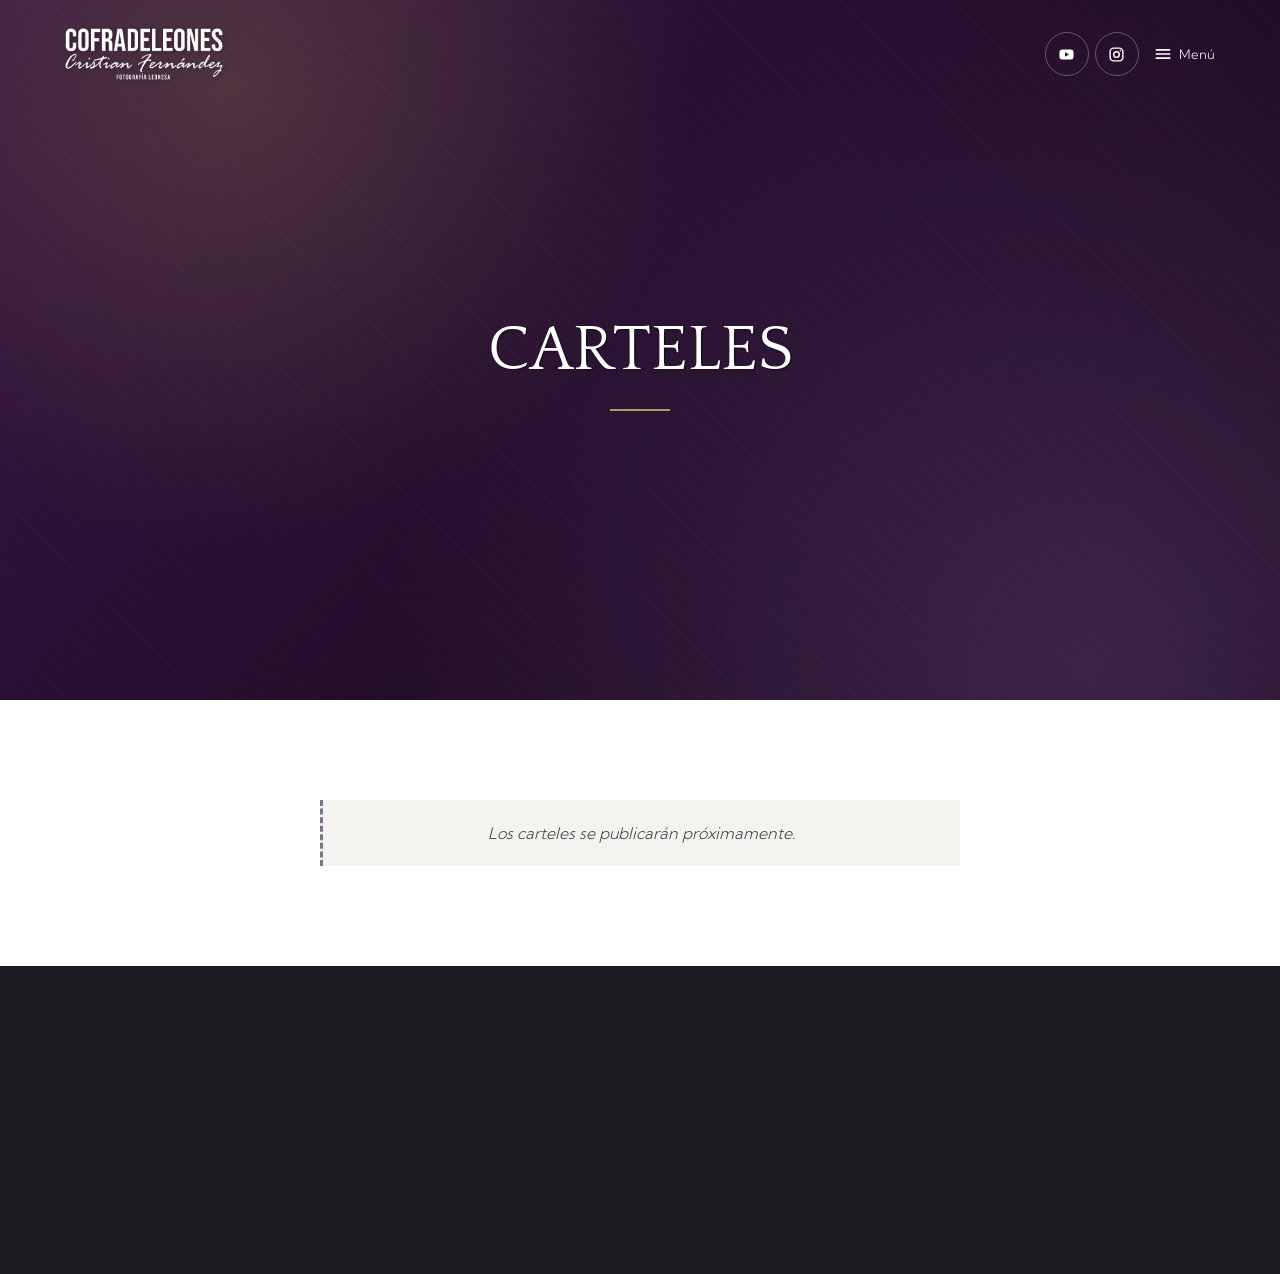
<file: carteles.html>
<!DOCTYPE html>
<html lang="es">
<head>
	<meta charset="UTF-8">
	<meta name="viewport" content="width=device-width, initial-scale=1">
	<title>Carteles · Semana Santa León 2027</title>
	<meta name="description" content="Carteles de la Semana Santa de León.">
	<meta name="theme-color" content="#4a1d5c">

	<link rel="preconnect" href="https://fonts.googleapis.com">
	<link rel="preconnect" href="https://fonts.gstatic.com" crossorigin>
	<link href="https://fonts.googleapis.com/css2?family=Kumbh+Sans:wght@300..700&family=Quattrocento&display=swap" rel="stylesheet">
	<link rel="stylesheet" href="styles.css">
</head>

<body class="archive-page">
<div id="outer-wrap">

	<a class="skip-link screen-reader-text" href="#main">Ir al contenido</a>

	<div id="wrap">

		<!-- ============================ HEADER ============================ -->
		<div id="transparent-header-wrap">
			<header id="site-header" role="banner">
				<div id="site-header-inner" class="container">

					<div id="site-logo">
						<div id="site-logo-inner">
							<a href="index.html" class="custom-logo-link image-logo" rel="home">
								<img src="img/logo-web.png" width="461" height="156" alt="Cofradeleones · Inicio" fetchpriority="high" decoding="async">
							</a>
						</div>
					</div>

					<div id="site-navigation-wrap">
						<nav id="site-navigation" aria-label="Menú principal">
							<ul class="main-menu">
								<li><a href="index.html"><span>Inicio</span></a></li>
								<li class="has-children"><a href="cofradias.html"><span>Cofradías<svg class="nav-arrow" viewBox="0 0 24 24" aria-hidden="true" focusable="false" fill="none" stroke="currentColor" stroke-width="3" stroke-linecap="round" stroke-linejoin="round"><path d="M6 9l6 6 6-6"/></svg></span></a>
									<!-- Las 16 cofradías se generan desde data.js -->
									<ul class="sub-menu sub-menu-cofradias" data-render="menu-cofradias"></ul>
								</li>
								<li><a href="procesiones.html"><span>Procesiones</span></a></li>
								<li class="has-children"><a href="bandas.html"><span>Bandas musicales<svg class="nav-arrow" viewBox="0 0 24 24" aria-hidden="true" focusable="false" fill="none" stroke="currentColor" stroke-width="3" stroke-linecap="round" stroke-linejoin="round"><path d="M6 9l6 6 6-6"/></svg></span></a>
									<ul class="sub-menu">
										<li><a href="bandas.html#agrupaciones-musicales">Agrupaciones Musicales</a></li>
										<li><a href="bandas.html#cornetas-y-tambores">Bandas de Cornetas y Tambores</a></li>
										<li><a href="bandas.html#bandas-de-musica">Bandas de Música</a></li>
									</ul>
								</li>
								<li class="current-menu-item"><a href="carteles.html" aria-current="page"><span>Carteles</span></a></li>
							</ul>
						</nav>
					</div>

					<div class="header-actions">
						<ul class="header-social">
							<li><a class="social-link" href="#" data-social="youtube" aria-label="YouTube de Semana Santa León" target="_blank" rel="noopener noreferrer"><svg class="icon" viewBox="0 0 24 24" aria-hidden="true" focusable="false"><path fill="currentColor" fill-rule="evenodd" d="M21.6 7.2a2.5 2.5 0 0 0-1.8-1.8C18.2 5 12 5 12 5s-6.2 0-7.8.4a2.5 2.5 0 0 0-1.8 1.8C2 8.8 2 12 2 12s0 3.2.4 4.8a2.5 2.5 0 0 0 1.8 1.8C5.8 19 12 19 12 19s6.2 0 7.8-.4a2.5 2.5 0 0 0 1.8-1.8c.4-1.6.4-4.8.4-4.8s0-3.2-.4-4.8zM10 15.2V8.8l5.5 3.2-5.5 3.2z"/></svg></a></li>
							<li><a class="social-link" href="#" data-social="instagram" aria-label="Instagram de Semana Santa León" target="_blank" rel="noopener noreferrer"><svg class="icon" viewBox="0 0 24 24" aria-hidden="true" focusable="false" fill="none" stroke="currentColor" stroke-width="2"><rect x="3" y="3" width="18" height="18" rx="5"/><circle cx="12" cy="12" r="4"/><circle cx="17.5" cy="6.5" r="1.1" fill="currentColor" stroke="none"/></svg></a></li>
						</ul>

						<div class="oceanwp-mobile-menu-icon">
							<a href="#mobile-menu-toggle" class="mobile-menu" aria-label="Menú móvil" aria-expanded="false" aria-controls="mobile-dropdown">
								<svg class="icon icon-bars" viewBox="0 0 24 24" aria-hidden="true" focusable="false" fill="none" stroke="currentColor" stroke-width="2" stroke-linecap="round"><path d="M4 7h16M4 12h16M4 17h16"/></svg>
								<span class="oceanwp-text">Menú</span>
								<span class="oceanwp-close-text">Cerrar</span>
							</a>
						</div>

						<!-- Menú flotante: se rellena desde main.js clonando el menú desktop -->
						<div id="mobile-dropdown">
							<nav aria-label="Menú móvil"></nav>
						</div>
					</div>

				</div>
			</header>
		</div>

		<!-- ============================ MAIN ============================ -->
		<main id="main" class="site-main" role="main">

			<header class="page-header background-image-page-header pattern-bg">
				<div class="container page-header-inner">
					<h1 class="page-header-title">Carteles</h1>
						<div class="page-subheading">
							<p>Carteles de la Semana Santa de León</p>
						</div>
				</div>
				<span class="background-image-page-header-overlay"></span>
			</header>
			<div id="content-wrap">
				<div id="content" class="site-content diary-page wrap carteles-page">

					<!-- Carteles generados desde data.js (SSL_DATA.carteles). Sin datos: aviso de próxima publicación. -->
					<div class="carteles" data-render="carteles"></div>

				</div>
			</div>
		</main>

		<!-- ============================ FOOTER ============================ -->
		<footer id="footer" class="site-footer" role="contentinfo">
			<div id="footer-widgets">
				<div class="footer-widgets-inner container">

					<div class="footer-box">
						<div class="footer-widget textwidget">
							<p class="footer-text-logo"><span>Semana Santa</span> León</p>
							<p>Junta Mayor de Cofradías de la Semana Santa de León.</p>
						</div>
					</div>

					<div class="footer-box">
						<div class="footer-widget">
							<ul class="menu">
								<li class="menu-item"><a href="index.html">Inicio</a></li>
								<li class="menu-item"><a href="cofradias.html">Cofradías</a></li>
								<li class="menu-item"><a href="procesiones.html">Procesiones</a></li>
								<li class="menu-item"><a href="bandas.html">Bandas musicales</a></li>
								<li class="menu-item current-menu-item"><a href="carteles.html" aria-current="page">Carteles</a></li>
							</ul>
						</div>
					</div>

					<div class="footer-box">
						<div class="footer-widget">
							<ul class="oceanwp-social-icons">
								<li><a href="#" data-social="youtube" aria-label="YouTube" target="_blank" rel="noopener noreferrer"><svg class="icon" viewBox="0 0 24 24" aria-hidden="true" focusable="false"><path fill="currentColor" fill-rule="evenodd" d="M21.6 7.2a2.5 2.5 0 0 0-1.8-1.8C18.2 5 12 5 12 5s-6.2 0-7.8.4a2.5 2.5 0 0 0-1.8 1.8C2 8.8 2 12 2 12s0 3.2.4 4.8a2.5 2.5 0 0 0 1.8 1.8C5.8 19 12 19 12 19s6.2 0 7.8-.4a2.5 2.5 0 0 0 1.8-1.8c.4-1.6.4-4.8.4-4.8s0-3.2-.4-4.8zM10 15.2V8.8l5.5 3.2-5.5 3.2z"/></svg></a></li>
								<li><a href="#" data-social="instagram" aria-label="Instagram" target="_blank" rel="noopener noreferrer"><svg class="icon" viewBox="0 0 24 24" aria-hidden="true" focusable="false" fill="none" stroke="currentColor" stroke-width="2"><rect x="3" y="3" width="18" height="18" rx="5"/><circle cx="12" cy="12" r="4"/><circle cx="17.5" cy="6.5" r="1.1" fill="currentColor" stroke="none"/></svg></a></li>
							</ul>
						</div>
						<div class="footer-widget textwidget">
							<p>Semana Santa 2027 · Del 19 al 28 de marzo</p>
						</div>
					</div>

				</div>
			</div>

			<div id="footer-bottom">
				<div id="footer-bottom-inner" class="container">
					<div id="copyright">
						<p class="copyright-edicion">© Semana Santa León · Edición 2027</p>
						<p class="copyright-autor">Página web creada por <strong>Sergio Cajide Gómez</strong></p>
					</div>
				</div>
			</div>
		</footer>

	</div>
</div>

<a href="#" id="scroll-top" aria-label="Hacer scroll a la parte superior de la página"><svg class="icon" viewBox="0 0 24 24" aria-hidden="true" focusable="false" fill="none" stroke="currentColor" stroke-width="2.5" stroke-linecap="round" stroke-linejoin="round"><path d="M6 15l6-6 6 6"/></svg></a>

<script src="data.js"></script>
<script src="main.js"></script>
</body>
</html>
</file>
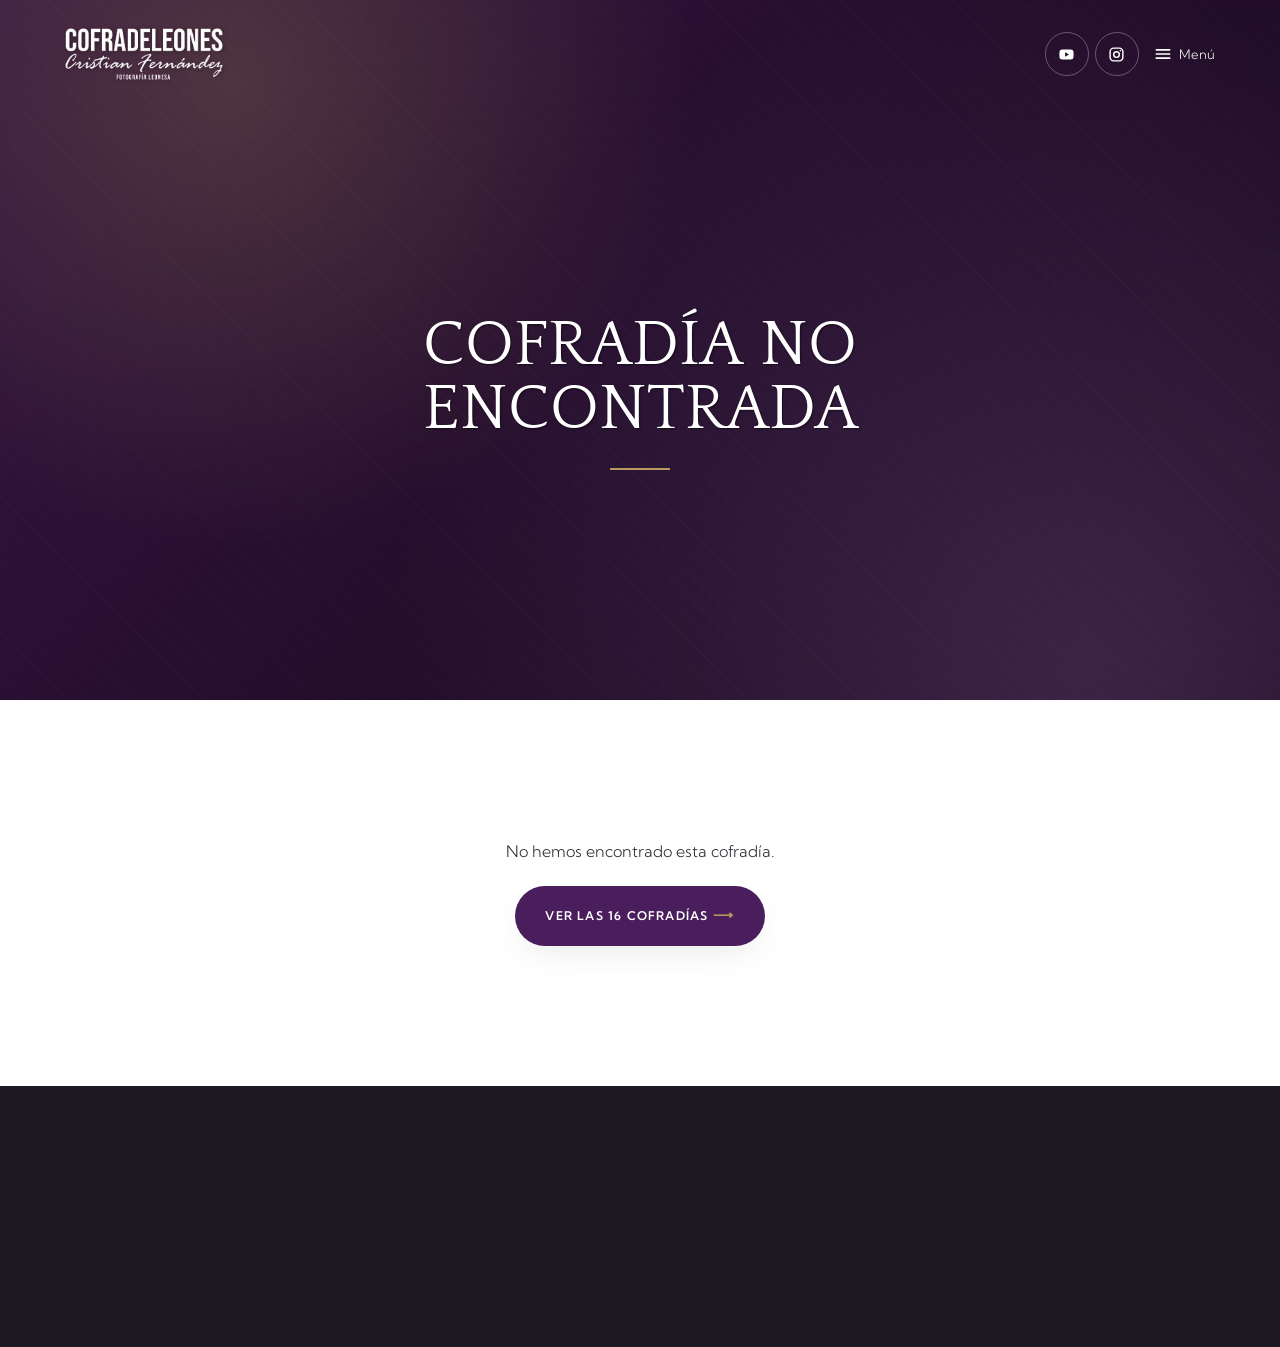
<file: cofradia.html>
<!DOCTYPE html>
<html lang="es">
<head>
	<meta charset="UTF-8">
	<meta name="viewport" content="width=device-width, initial-scale=1">
	<title>Cofradía · Semana Santa León 2027</title>
	<meta name="description" content="Ficha de cofradía de la Semana Santa de León: historia, sede, procesiones y pasos.">
	<meta name="theme-color" content="#4a1d5c">

	<link rel="preconnect" href="https://fonts.googleapis.com">
	<link rel="preconnect" href="https://fonts.gstatic.com" crossorigin>
	<link href="https://fonts.googleapis.com/css2?family=Kumbh+Sans:wght@300..700&family=Quattrocento&display=swap" rel="stylesheet">
	<link rel="stylesheet" href="styles.css">
</head>

<body class="archive-page ficha-page">
<div id="outer-wrap">

	<a class="skip-link screen-reader-text" href="#main">Ir al contenido</a>

	<div id="wrap">

		<!-- ============================ HEADER ============================ -->
		<div id="transparent-header-wrap">
			<header id="site-header" role="banner">
				<div id="site-header-inner" class="container">

					<div id="site-logo">
						<div id="site-logo-inner">
							<a href="index.html" class="custom-logo-link image-logo" rel="home">
								<img src="img/logo-web.png" width="461" height="156" alt="Cofradeleones · Inicio" fetchpriority="high" decoding="async">
							</a>
						</div>
					</div>

					<div id="site-navigation-wrap">
						<nav id="site-navigation" aria-label="Menú principal">
							<ul class="main-menu">
								<li><a href="index.html"><span>Inicio</span></a></li>
								<li class="has-children current-menu-item"><a href="cofradias.html" aria-current="page"><span>Cofradías<svg class="nav-arrow" viewBox="0 0 24 24" aria-hidden="true" focusable="false" fill="none" stroke="currentColor" stroke-width="3" stroke-linecap="round" stroke-linejoin="round"><path d="M6 9l6 6 6-6"/></svg></span></a>
									<!-- Las 16 cofradías se generan desde data.js -->
									<ul class="sub-menu sub-menu-cofradias" data-render="menu-cofradias"></ul>
								</li>
								<li><a href="procesiones.html"><span>Procesiones</span></a></li>
								<li class="has-children"><a href="bandas.html"><span>Bandas musicales<svg class="nav-arrow" viewBox="0 0 24 24" aria-hidden="true" focusable="false" fill="none" stroke="currentColor" stroke-width="3" stroke-linecap="round" stroke-linejoin="round"><path d="M6 9l6 6 6-6"/></svg></span></a>
									<ul class="sub-menu">
										<li><a href="bandas.html#agrupaciones-musicales">Agrupaciones Musicales</a></li>
										<li><a href="bandas.html#cornetas-y-tambores">Bandas de Cornetas y Tambores</a></li>
										<li><a href="bandas.html#bandas-de-musica">Bandas de Música</a></li>
									</ul>
								</li>
							</ul>
						</nav>
					</div>

					<div class="header-actions">
						<ul class="header-social">
							<li><a class="social-link" href="#" data-social="youtube" aria-label="YouTube de Semana Santa León" target="_blank" rel="noopener noreferrer"><svg class="icon" viewBox="0 0 24 24" aria-hidden="true" focusable="false"><path fill="currentColor" fill-rule="evenodd" d="M21.6 7.2a2.5 2.5 0 0 0-1.8-1.8C18.2 5 12 5 12 5s-6.2 0-7.8.4a2.5 2.5 0 0 0-1.8 1.8C2 8.8 2 12 2 12s0 3.2.4 4.8a2.5 2.5 0 0 0 1.8 1.8C5.8 19 12 19 12 19s6.2 0 7.8-.4a2.5 2.5 0 0 0 1.8-1.8c.4-1.6.4-4.8.4-4.8s0-3.2-.4-4.8zM10 15.2V8.8l5.5 3.2-5.5 3.2z"/></svg></a></li>
							<li><a class="social-link" href="#" data-social="instagram" aria-label="Instagram de Semana Santa León" target="_blank" rel="noopener noreferrer"><svg class="icon" viewBox="0 0 24 24" aria-hidden="true" focusable="false" fill="none" stroke="currentColor" stroke-width="2"><rect x="3" y="3" width="18" height="18" rx="5"/><circle cx="12" cy="12" r="4"/><circle cx="17.5" cy="6.5" r="1.1" fill="currentColor" stroke="none"/></svg></a></li>
						</ul>

						<div class="oceanwp-mobile-menu-icon">
							<a href="#mobile-menu-toggle" class="mobile-menu" aria-label="Menú móvil" aria-expanded="false" aria-controls="mobile-dropdown">
								<svg class="icon icon-bars" viewBox="0 0 24 24" aria-hidden="true" focusable="false" fill="none" stroke="currentColor" stroke-width="2" stroke-linecap="round"><path d="M4 7h16M4 12h16M4 17h16"/></svg>
								<span class="oceanwp-text">Menú</span>
								<span class="oceanwp-close-text">Cerrar</span>
							</a>
						</div>

						<!-- Menú flotante: se rellena desde main.js clonando el menú desktop -->
						<div id="mobile-dropdown">
							<nav aria-label="Menú móvil"></nav>
						</div>
					</div>

				</div>
			</header>
		</div>

		<!-- ============================ MAIN ============================ -->
		<main id="main" class="site-main" role="main">

			<header class="page-header background-image-page-header pattern-bg">
				<div class="container page-header-inner">
					<h1 class="page-header-title">Cofradía</h1>
				</div>
				<span class="background-image-page-header-overlay"></span>
			</header>
			<div id="content-wrap">
				<div id="content" class="site-content">

					<!-- Ficha generada desde data.js según el parámetro ?c=slug -->
					<article class="cofradia-ficha wrap" data-render="cofradia-ficha"></article>

				</div>
			</div>
		</main>

		<!-- ============================ FOOTER ============================ -->
		<footer id="footer" class="site-footer" role="contentinfo">
			<div id="footer-widgets">
				<div class="footer-widgets-inner container">

					<div class="footer-box">
						<div class="footer-widget textwidget">
							<p class="footer-text-logo"><span>Semana Santa</span> León</p>
							<p>Junta Mayor de Cofradías de la Semana Santa de León.</p>
						</div>
					</div>

					<div class="footer-box">
						<div class="footer-widget">
							<ul class="menu">
								<li class="menu-item"><a href="index.html">Inicio</a></li>
								<li class="menu-item current-menu-item"><a href="cofradias.html" aria-current="page">Cofradías</a></li>
								<li class="menu-item"><a href="procesiones.html">Procesiones</a></li>
								<li class="menu-item"><a href="bandas.html">Bandas musicales</a></li>
							</ul>
						</div>
					</div>

					<div class="footer-box">
						<div class="footer-widget">
							<ul class="oceanwp-social-icons">
								<li><a href="#" data-social="youtube" aria-label="YouTube" target="_blank" rel="noopener noreferrer"><svg class="icon" viewBox="0 0 24 24" aria-hidden="true" focusable="false"><path fill="currentColor" fill-rule="evenodd" d="M21.6 7.2a2.5 2.5 0 0 0-1.8-1.8C18.2 5 12 5 12 5s-6.2 0-7.8.4a2.5 2.5 0 0 0-1.8 1.8C2 8.8 2 12 2 12s0 3.2.4 4.8a2.5 2.5 0 0 0 1.8 1.8C5.8 19 12 19 12 19s6.2 0 7.8-.4a2.5 2.5 0 0 0 1.8-1.8c.4-1.6.4-4.8.4-4.8s0-3.2-.4-4.8zM10 15.2V8.8l5.5 3.2-5.5 3.2z"/></svg></a></li>
								<li><a href="#" data-social="instagram" aria-label="Instagram" target="_blank" rel="noopener noreferrer"><svg class="icon" viewBox="0 0 24 24" aria-hidden="true" focusable="false" fill="none" stroke="currentColor" stroke-width="2"><rect x="3" y="3" width="18" height="18" rx="5"/><circle cx="12" cy="12" r="4"/><circle cx="17.5" cy="6.5" r="1.1" fill="currentColor" stroke="none"/></svg></a></li>
							</ul>
						</div>
						<div class="footer-widget textwidget">
							<p>Semana Santa 2027 · Del 19 al 28 de marzo</p>
						</div>
					</div>

				</div>
			</div>

			<div id="footer-bottom">
				<div id="footer-bottom-inner" class="container">
					<div id="copyright">
						© Semana Santa León · Edición 2027
					</div>
				</div>
			</div>
		</footer>

	</div>
</div>

<a href="#" id="scroll-top" aria-label="Hacer scroll a la parte superior de la página"><svg class="icon" viewBox="0 0 24 24" aria-hidden="true" focusable="false" fill="none" stroke="currentColor" stroke-width="2.5" stroke-linecap="round" stroke-linejoin="round"><path d="M6 15l6-6 6 6"/></svg></a>

<script src="data.js"></script>
<script src="main.js"></script>
</body>
</html>
</file>
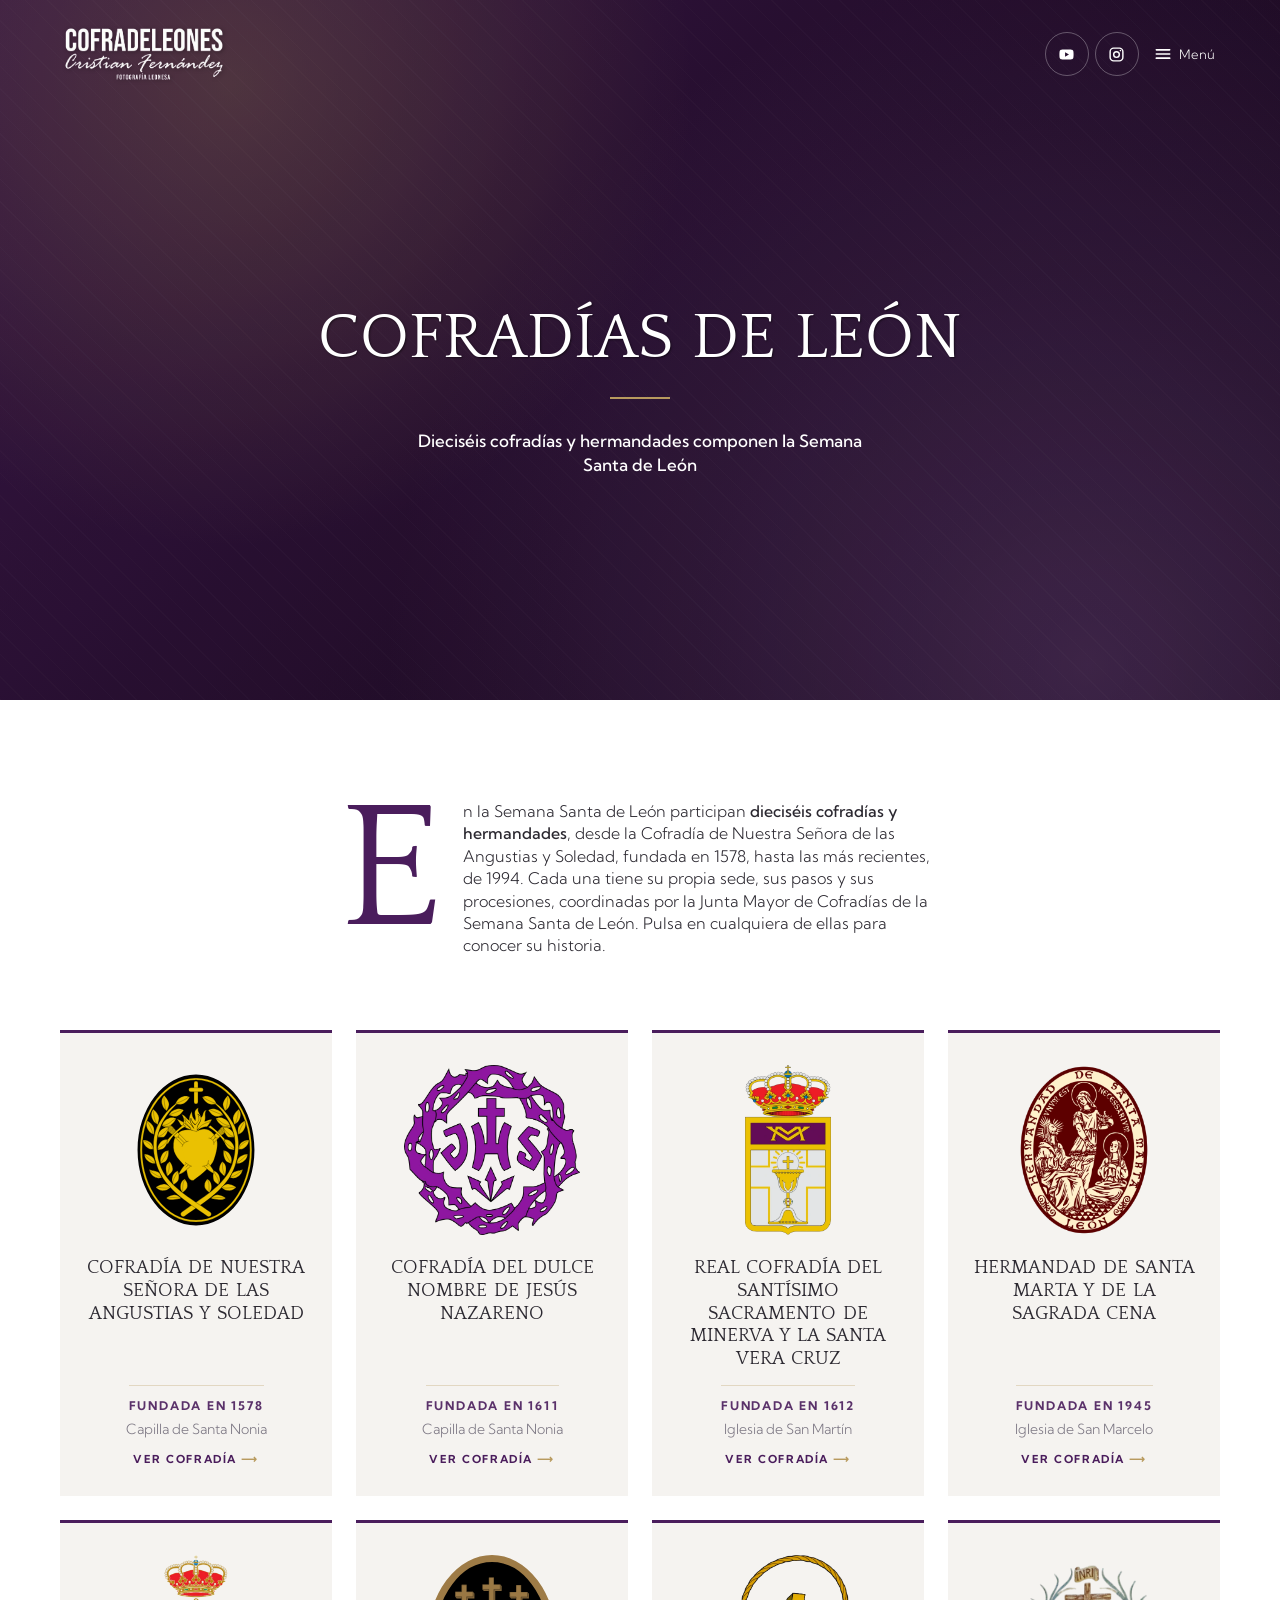
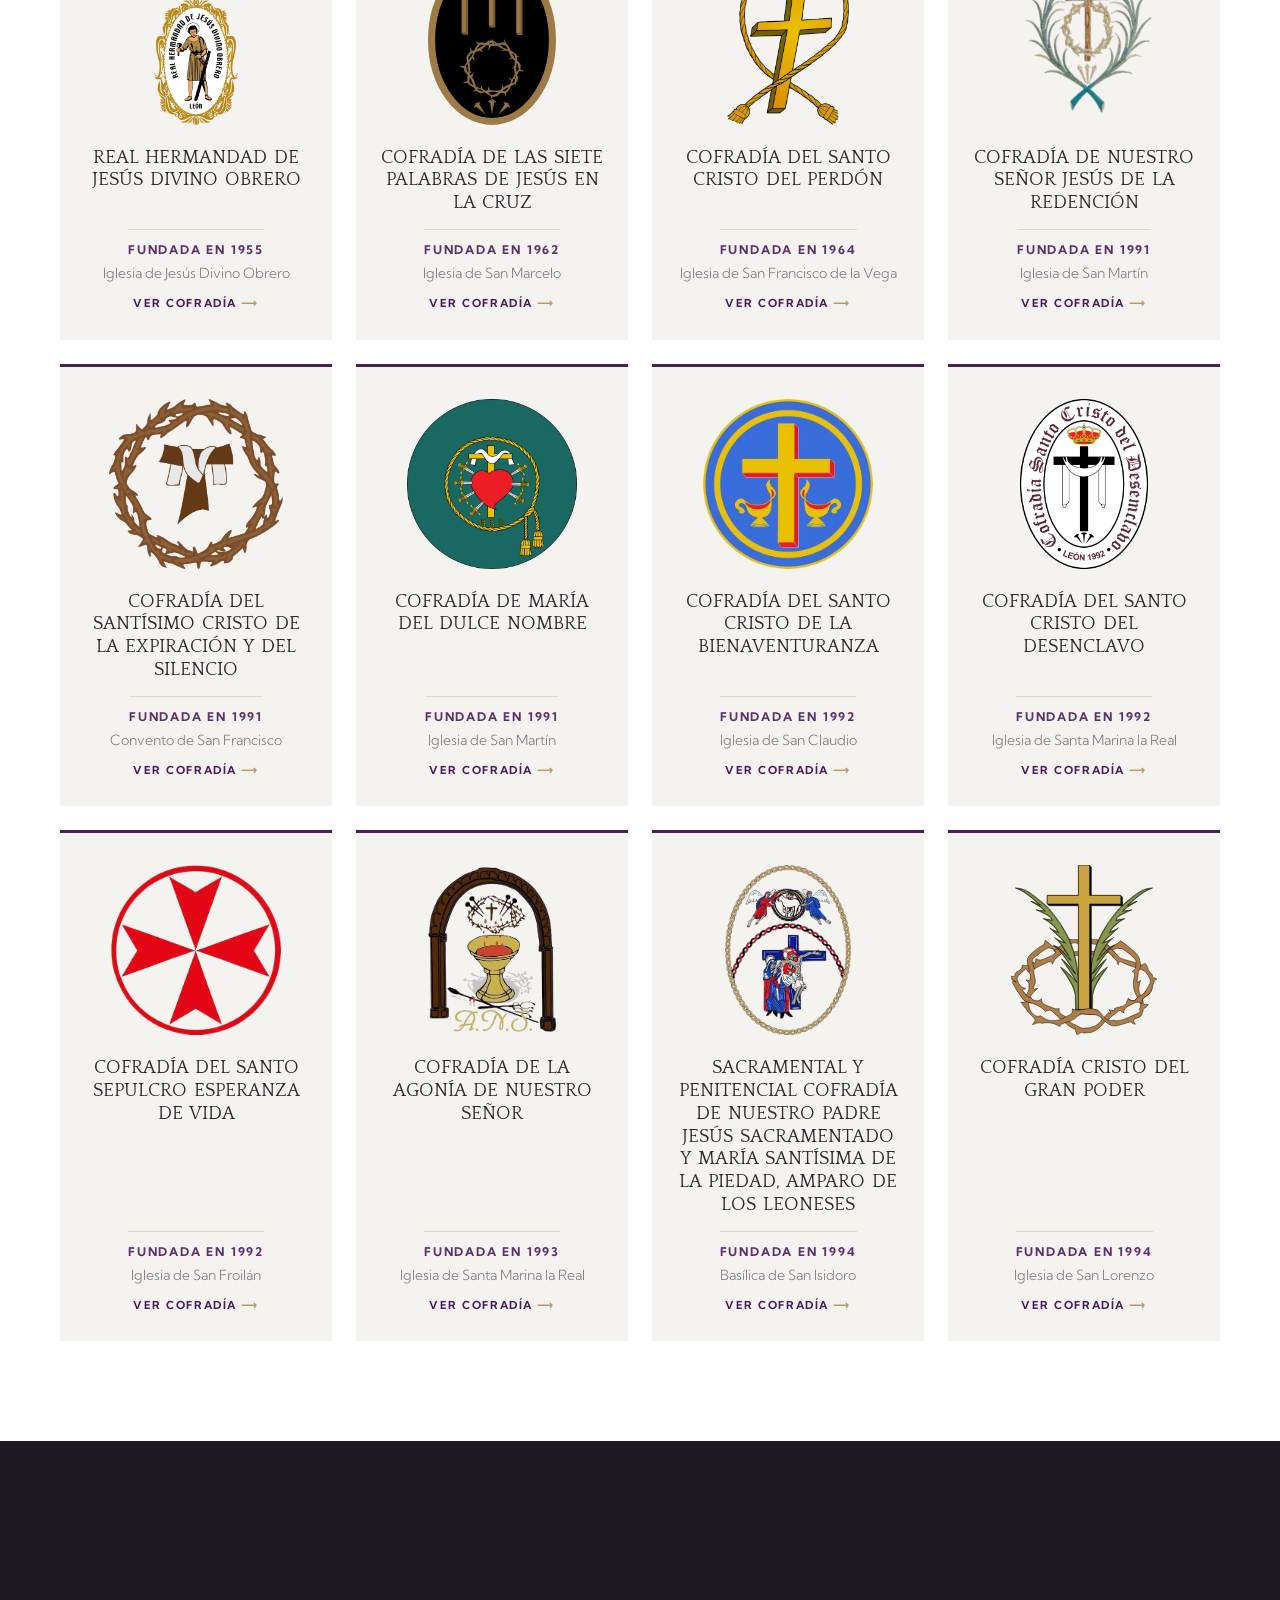
<file: cofradias.html>
<!DOCTYPE html>
<html lang="es">
<head>
	<meta charset="UTF-8">
	<meta name="viewport" content="width=device-width, initial-scale=1">
	<title>Cofradías · Semana Santa León 2027</title>
	<meta name="description" content="Las dieciséis cofradías y hermandades de la Semana Santa de León: historia, sede, procesiones y pasos.">
	<meta name="theme-color" content="#4a1d5c">

	<link rel="preconnect" href="https://fonts.googleapis.com">
	<link rel="preconnect" href="https://fonts.gstatic.com" crossorigin>
	<link href="https://fonts.googleapis.com/css2?family=Kumbh+Sans:wght@300..700&family=Quattrocento&display=swap" rel="stylesheet">
	<link rel="stylesheet" href="styles.css">
</head>

<body class="archive-page">
<div id="outer-wrap">

	<a class="skip-link screen-reader-text" href="#main">Ir al contenido</a>

	<div id="wrap">

		<!-- ============================ HEADER ============================ -->
		<div id="transparent-header-wrap">
			<header id="site-header" role="banner">
				<div id="site-header-inner" class="container">

					<div id="site-logo">
						<div id="site-logo-inner">
							<a href="index.html" class="custom-logo-link image-logo" rel="home">
								<img src="img/logo-web.png" width="461" height="156" alt="Cofradeleones · Inicio" fetchpriority="high" decoding="async">
							</a>
						</div>
					</div>

					<div id="site-navigation-wrap">
						<nav id="site-navigation" aria-label="Menú principal">
							<ul class="main-menu">
								<li><a href="index.html"><span>Inicio</span></a></li>
								<li class="has-children current-menu-item"><a href="cofradias.html" aria-current="page"><span>Cofradías<svg class="nav-arrow" viewBox="0 0 24 24" aria-hidden="true" focusable="false" fill="none" stroke="currentColor" stroke-width="3" stroke-linecap="round" stroke-linejoin="round"><path d="M6 9l6 6 6-6"/></svg></span></a>
									<!-- Las 16 cofradías se generan desde data.js -->
									<ul class="sub-menu sub-menu-cofradias" data-render="menu-cofradias"></ul>
								</li>
								<li><a href="procesiones.html"><span>Procesiones</span></a></li>
								<li class="has-children"><a href="bandas.html"><span>Bandas musicales<svg class="nav-arrow" viewBox="0 0 24 24" aria-hidden="true" focusable="false" fill="none" stroke="currentColor" stroke-width="3" stroke-linecap="round" stroke-linejoin="round"><path d="M6 9l6 6 6-6"/></svg></span></a>
									<ul class="sub-menu">
										<li><a href="bandas.html#agrupaciones-musicales">Agrupaciones Musicales</a></li>
										<li><a href="bandas.html#cornetas-y-tambores">Bandas de Cornetas y Tambores</a></li>
										<li><a href="bandas.html#bandas-de-musica">Bandas de Música</a></li>
									</ul>
								</li>
								<li><a href="carteles.html"><span>Carteles</span></a></li>
							</ul>
						</nav>
					</div>

					<div class="header-actions">
						<ul class="header-social">
							<li><a class="social-link" href="#" data-social="youtube" aria-label="YouTube de Semana Santa León" target="_blank" rel="noopener noreferrer"><svg class="icon" viewBox="0 0 24 24" aria-hidden="true" focusable="false"><path fill="currentColor" fill-rule="evenodd" d="M21.6 7.2a2.5 2.5 0 0 0-1.8-1.8C18.2 5 12 5 12 5s-6.2 0-7.8.4a2.5 2.5 0 0 0-1.8 1.8C2 8.8 2 12 2 12s0 3.2.4 4.8a2.5 2.5 0 0 0 1.8 1.8C5.8 19 12 19 12 19s6.2 0 7.8-.4a2.5 2.5 0 0 0 1.8-1.8c.4-1.6.4-4.8.4-4.8s0-3.2-.4-4.8zM10 15.2V8.8l5.5 3.2-5.5 3.2z"/></svg></a></li>
							<li><a class="social-link" href="#" data-social="instagram" aria-label="Instagram de Semana Santa León" target="_blank" rel="noopener noreferrer"><svg class="icon" viewBox="0 0 24 24" aria-hidden="true" focusable="false" fill="none" stroke="currentColor" stroke-width="2"><rect x="3" y="3" width="18" height="18" rx="5"/><circle cx="12" cy="12" r="4"/><circle cx="17.5" cy="6.5" r="1.1" fill="currentColor" stroke="none"/></svg></a></li>
						</ul>

						<div class="oceanwp-mobile-menu-icon">
							<a href="#mobile-menu-toggle" class="mobile-menu" aria-label="Menú móvil" aria-expanded="false" aria-controls="mobile-dropdown">
								<svg class="icon icon-bars" viewBox="0 0 24 24" aria-hidden="true" focusable="false" fill="none" stroke="currentColor" stroke-width="2" stroke-linecap="round"><path d="M4 7h16M4 12h16M4 17h16"/></svg>
								<span class="oceanwp-text">Menú</span>
								<span class="oceanwp-close-text">Cerrar</span>
							</a>
						</div>

						<!-- Menú flotante: se rellena desde main.js clonando el menú desktop -->
						<div id="mobile-dropdown">
							<nav aria-label="Menú móvil"></nav>
						</div>
					</div>

				</div>
			</header>
		</div>

		<!-- ============================ MAIN ============================ -->
		<main id="main" class="site-main" role="main">

			<header class="page-header background-image-page-header pattern-bg">
				<div class="container page-header-inner">
					<h1 class="page-header-title">Cofradías de León</h1>
						<div class="page-subheading">
							<p>Dieciséis cofradías y hermandades componen la Semana Santa de León</p>
						</div>
				</div>
				<span class="background-image-page-header-overlay"></span>
			</header>
			<div id="content-wrap">
				<div id="content" class="site-content">

					<section class="archive-cofradias">
						<article class="archive-intro">
							<div class="wrap">
								<div class="intro-texts has-1">
									<p>En la Semana Santa de León participan <strong>dieciséis cofradías y hermandades</strong>, desde la Cofradía de Nuestra Señora de las Angustias y Soledad, fundada en 1578, hasta las más recientes, de 1994. Cada una tiene su propia sede, sus pasos y sus procesiones, coordinadas por la Junta Mayor de Cofradías de la Semana Santa de León. Pulsa en cualquiera de ellas para conocer su historia.</p>
								</div>
							</div>
						</article>

						<nav class="cofradias-grid" aria-label="Listado de cofradías">
							<div class="wrap">
								<!-- Tarjetas generadas desde data.js (SSL_DATA.cofradias) -->
								<ul data-render="cofradias-grid"></ul>
							</div>
						</nav>
					</section>

				</div>
			</div>
		</main>

		<!-- ============================ FOOTER ============================ -->
		<footer id="footer" class="site-footer" role="contentinfo">
			<div id="footer-widgets">
				<div class="footer-widgets-inner container">

					<div class="footer-box">
						<div class="footer-widget textwidget">
							<p class="footer-text-logo"><span>Semana Santa</span> León</p>
							<p>Junta Mayor de Cofradías de la Semana Santa de León.</p>
						</div>
					</div>

					<div class="footer-box">
						<div class="footer-widget">
							<ul class="menu">
								<li class="menu-item"><a href="index.html">Inicio</a></li>
								<li class="menu-item current-menu-item"><a href="cofradias.html" aria-current="page">Cofradías</a></li>
								<li class="menu-item"><a href="procesiones.html">Procesiones</a></li>
								<li class="menu-item"><a href="bandas.html">Bandas musicales</a></li>
								<li class="menu-item"><a href="carteles.html">Carteles</a></li>
							</ul>
						</div>
					</div>

					<div class="footer-box">
						<div class="footer-widget">
							<ul class="oceanwp-social-icons">
								<li><a href="#" data-social="youtube" aria-label="YouTube" target="_blank" rel="noopener noreferrer"><svg class="icon" viewBox="0 0 24 24" aria-hidden="true" focusable="false"><path fill="currentColor" fill-rule="evenodd" d="M21.6 7.2a2.5 2.5 0 0 0-1.8-1.8C18.2 5 12 5 12 5s-6.2 0-7.8.4a2.5 2.5 0 0 0-1.8 1.8C2 8.8 2 12 2 12s0 3.2.4 4.8a2.5 2.5 0 0 0 1.8 1.8C5.8 19 12 19 12 19s6.2 0 7.8-.4a2.5 2.5 0 0 0 1.8-1.8c.4-1.6.4-4.8.4-4.8s0-3.2-.4-4.8zM10 15.2V8.8l5.5 3.2-5.5 3.2z"/></svg></a></li>
								<li><a href="#" data-social="instagram" aria-label="Instagram" target="_blank" rel="noopener noreferrer"><svg class="icon" viewBox="0 0 24 24" aria-hidden="true" focusable="false" fill="none" stroke="currentColor" stroke-width="2"><rect x="3" y="3" width="18" height="18" rx="5"/><circle cx="12" cy="12" r="4"/><circle cx="17.5" cy="6.5" r="1.1" fill="currentColor" stroke="none"/></svg></a></li>
							</ul>
						</div>
						<div class="footer-widget textwidget">
							<p>Semana Santa 2027 · Del 19 al 28 de marzo</p>
						</div>
					</div>

				</div>
			</div>

			<div id="footer-bottom">
				<div id="footer-bottom-inner" class="container">
					<div id="copyright">
						<p class="copyright-edicion">© Semana Santa León · Edición 2027</p>
						<p class="copyright-autor">Página web creada por <strong>Sergio Cajide Gómez</strong></p>
					</div>
				</div>
			</div>
		</footer>

	</div>
</div>

<a href="#" id="scroll-top" aria-label="Hacer scroll a la parte superior de la página"><svg class="icon" viewBox="0 0 24 24" aria-hidden="true" focusable="false" fill="none" stroke="currentColor" stroke-width="2.5" stroke-linecap="round" stroke-linejoin="round"><path d="M6 15l6-6 6 6"/></svg></a>

<script src="data.js"></script>
<script src="main.js"></script>
</body>
</html>
</file>
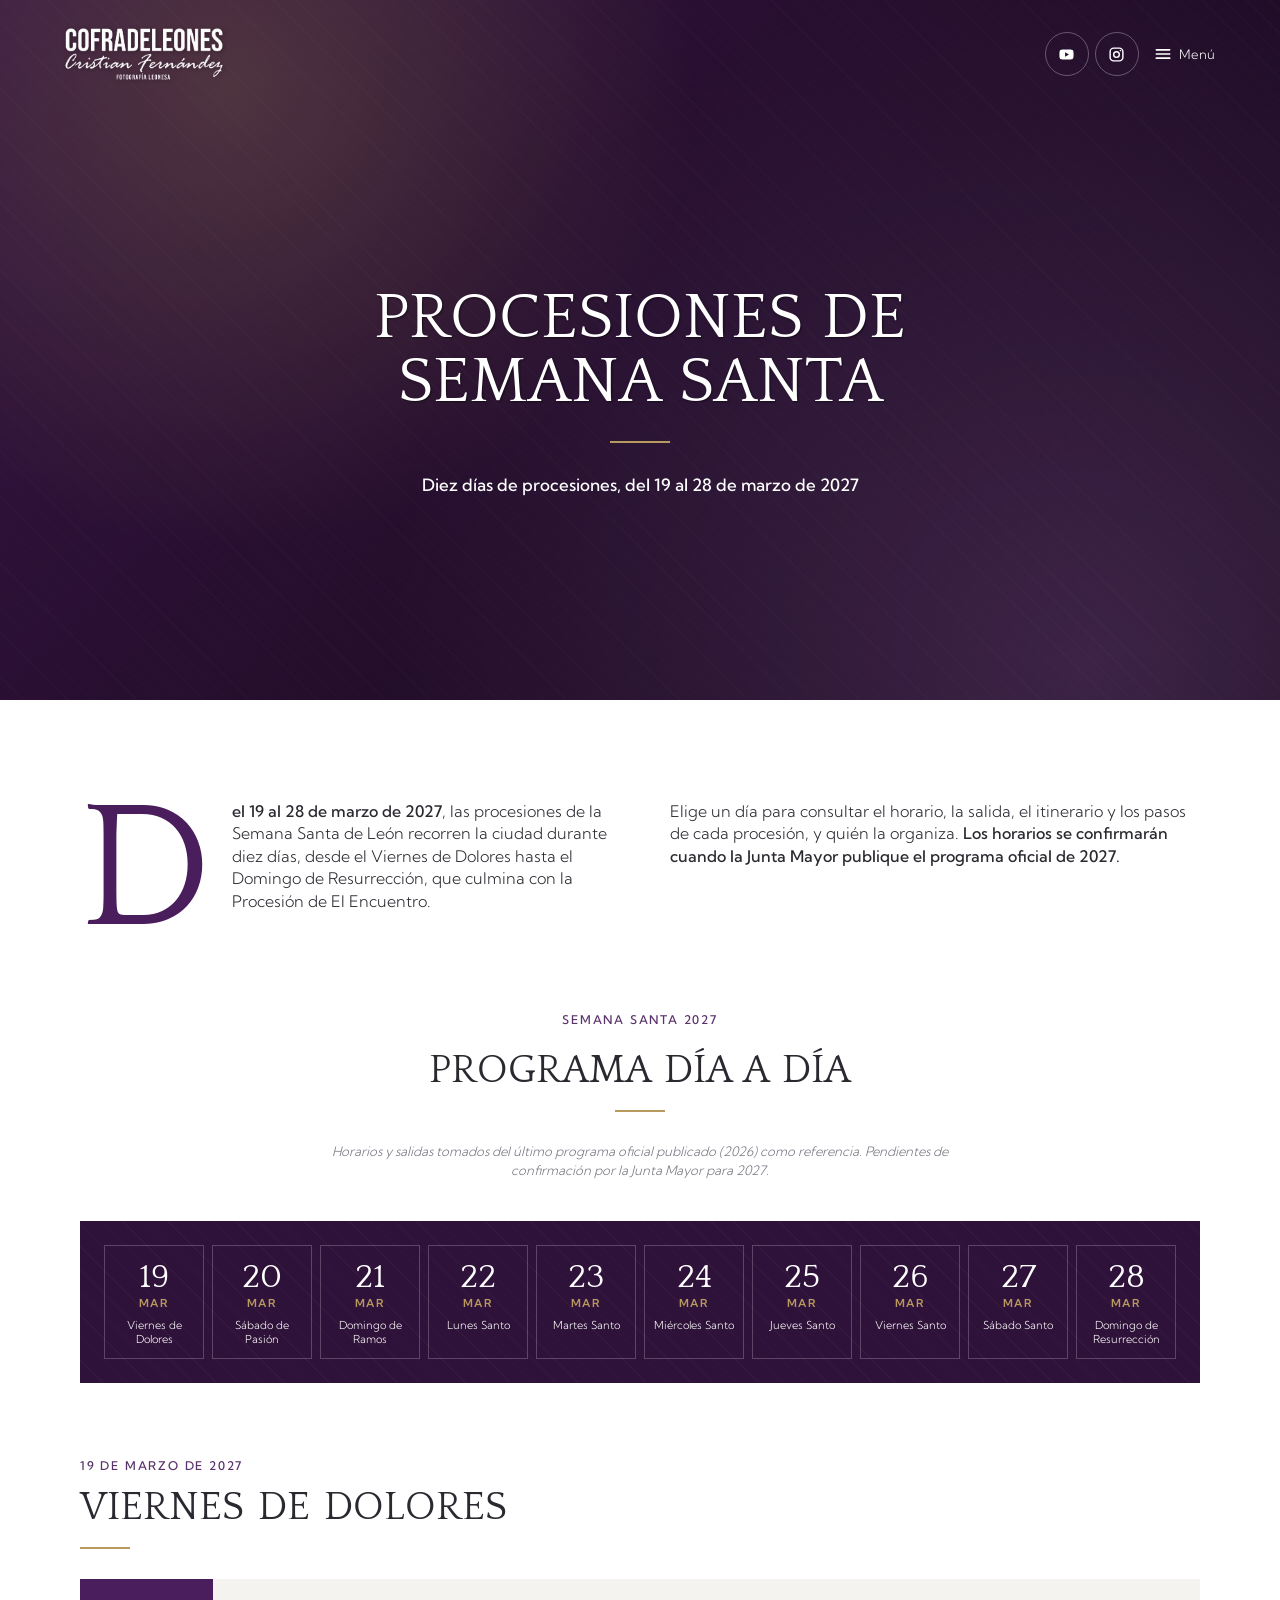
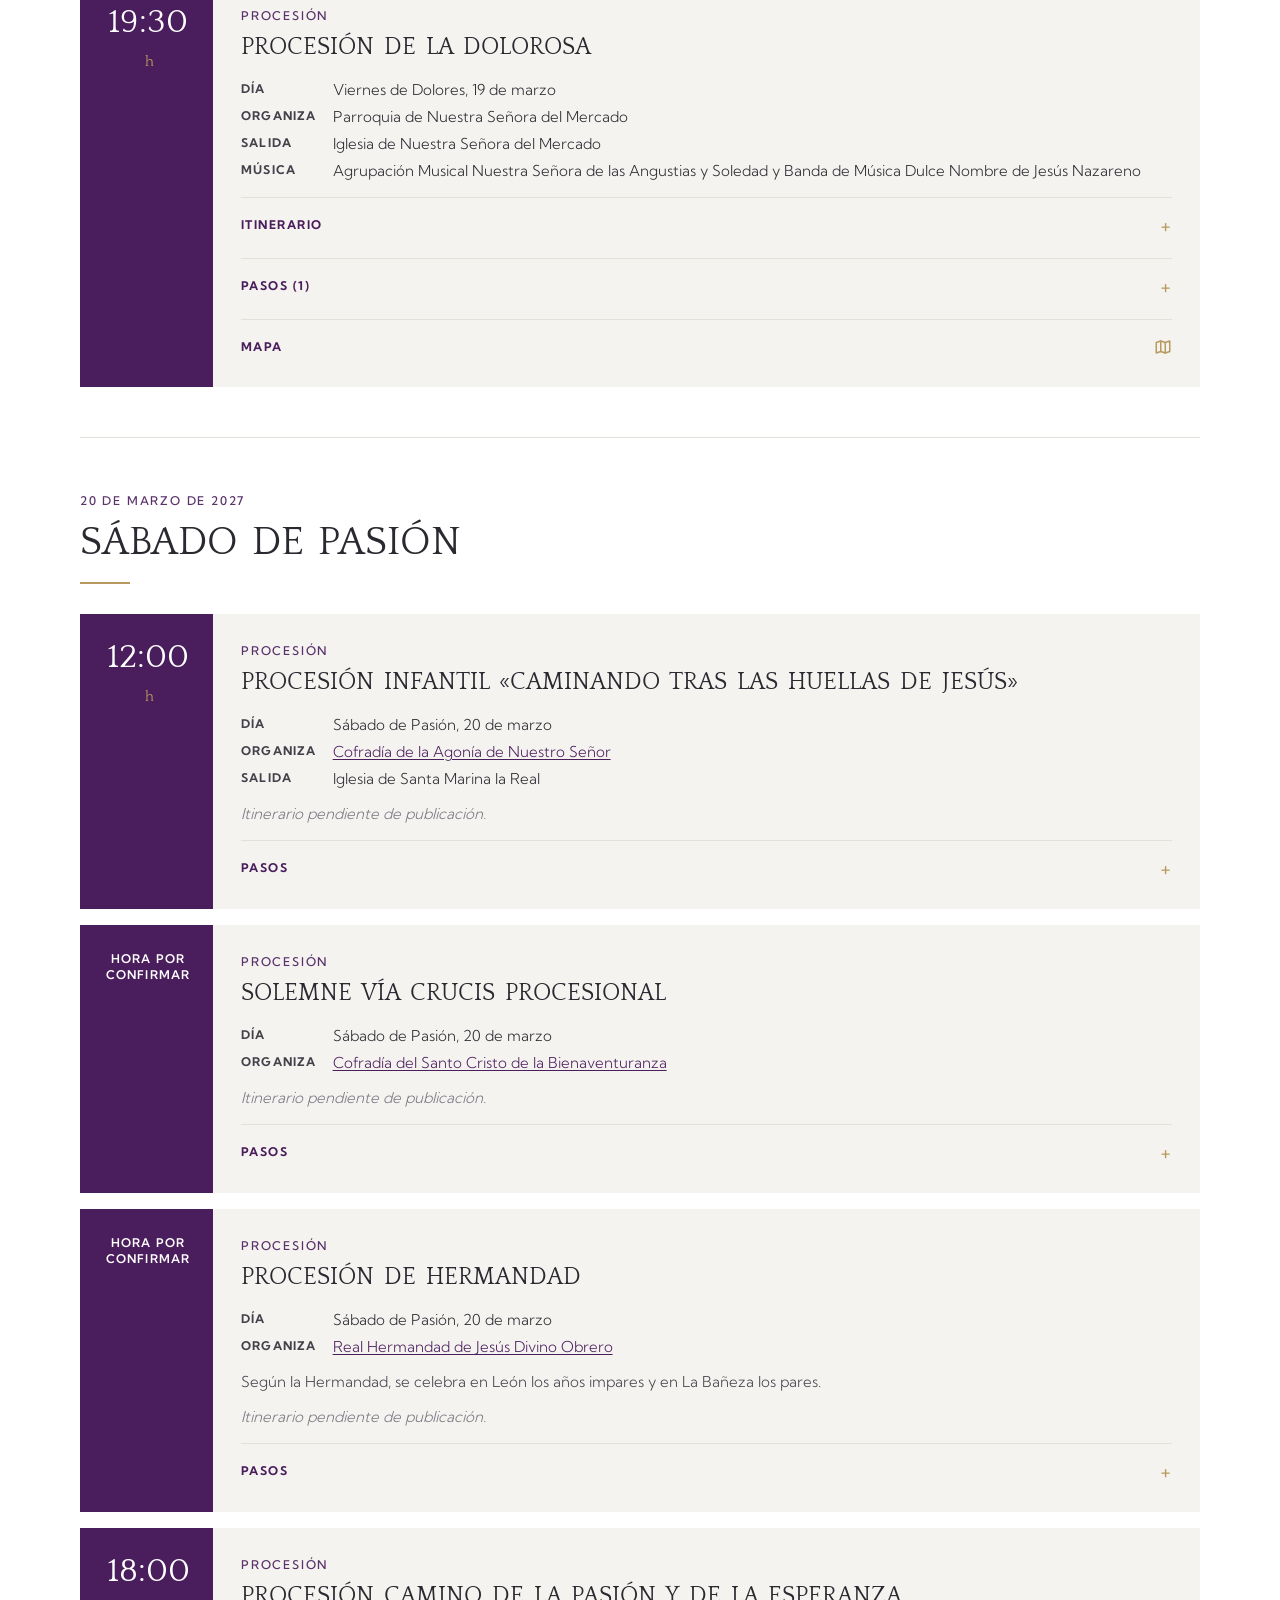
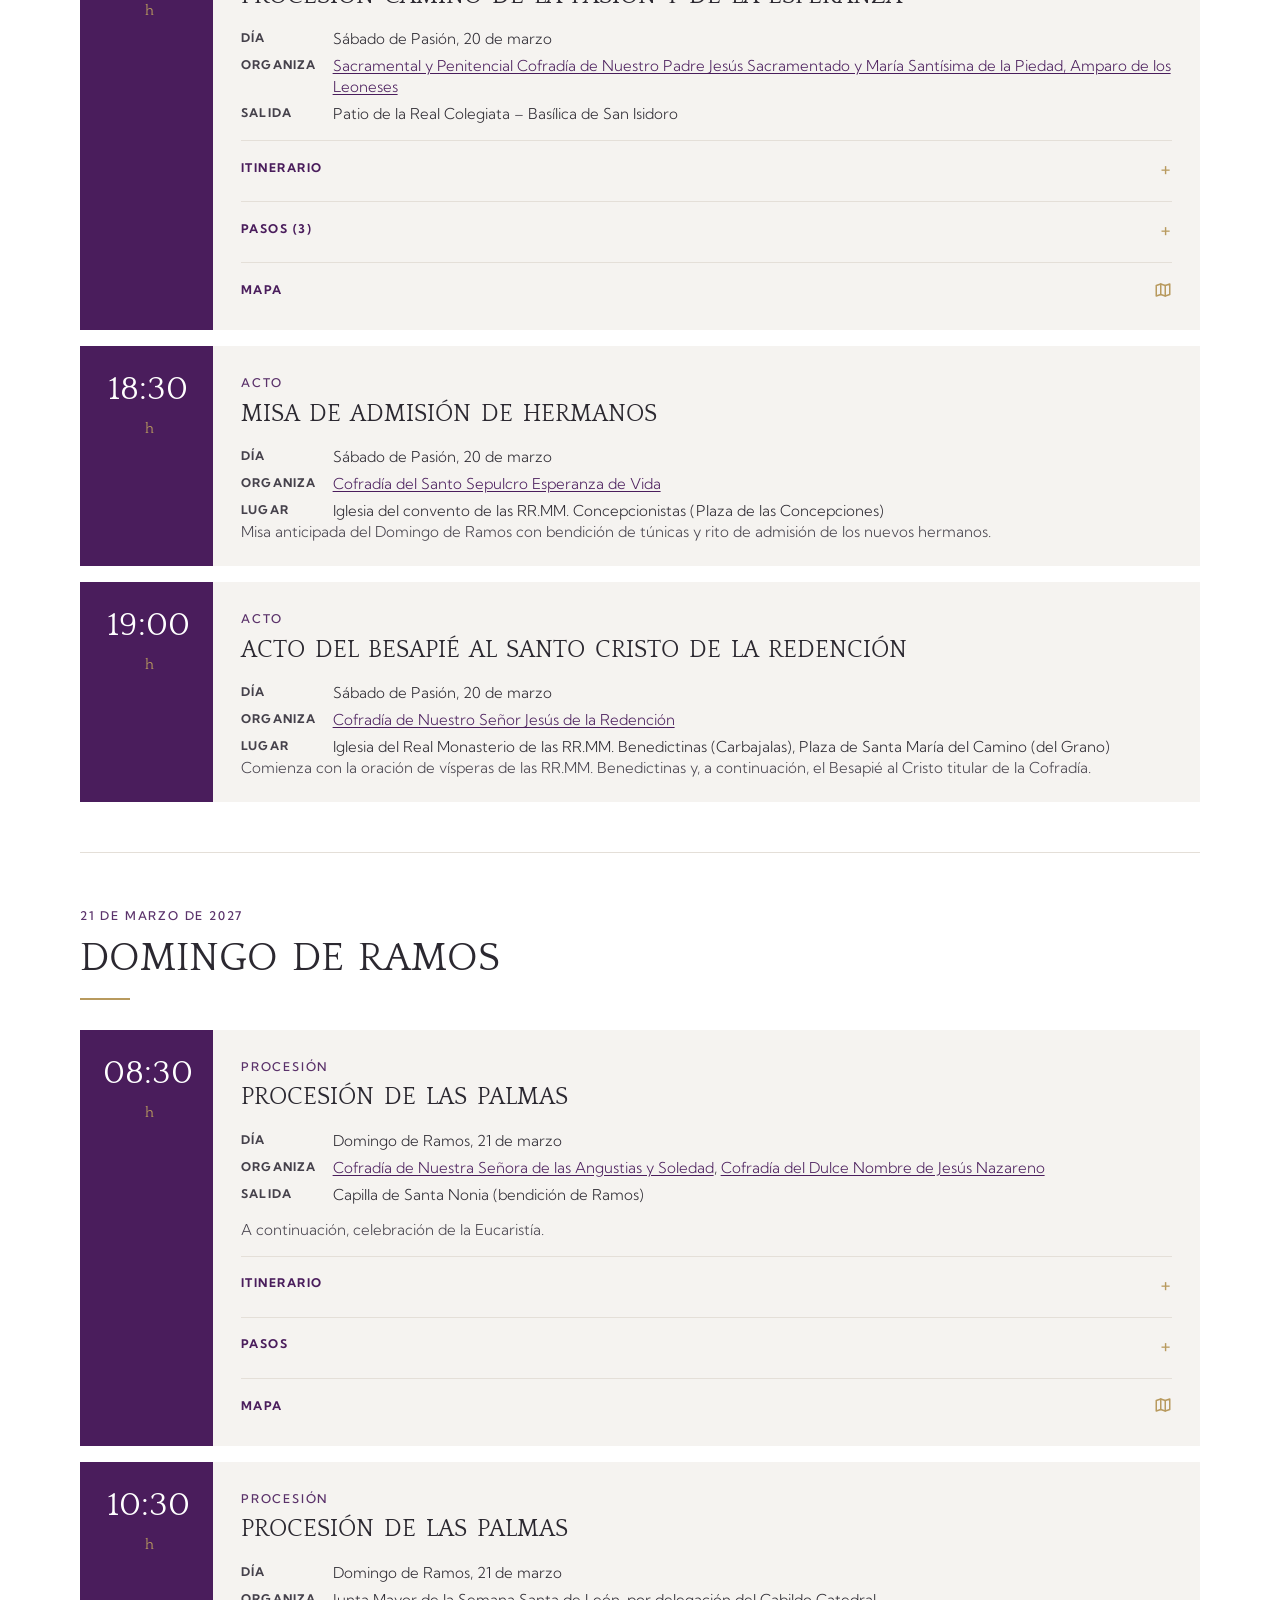
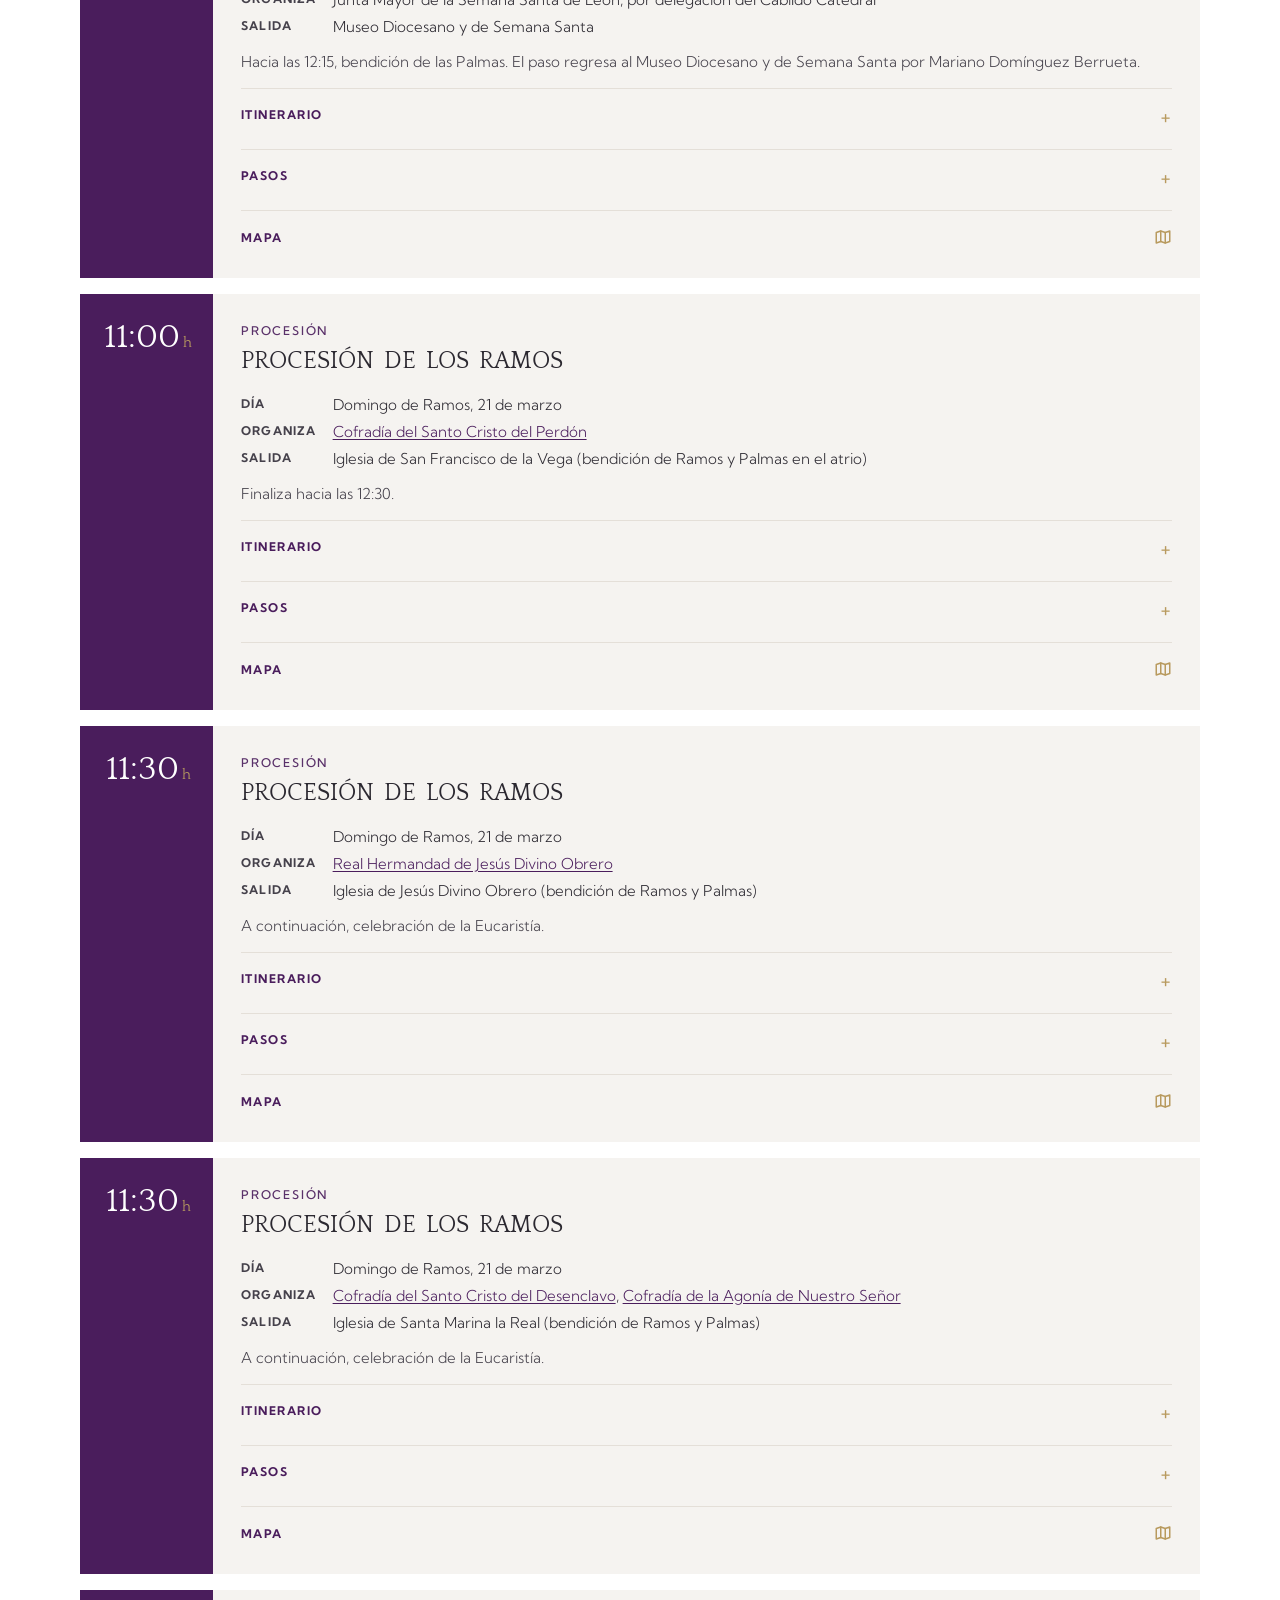
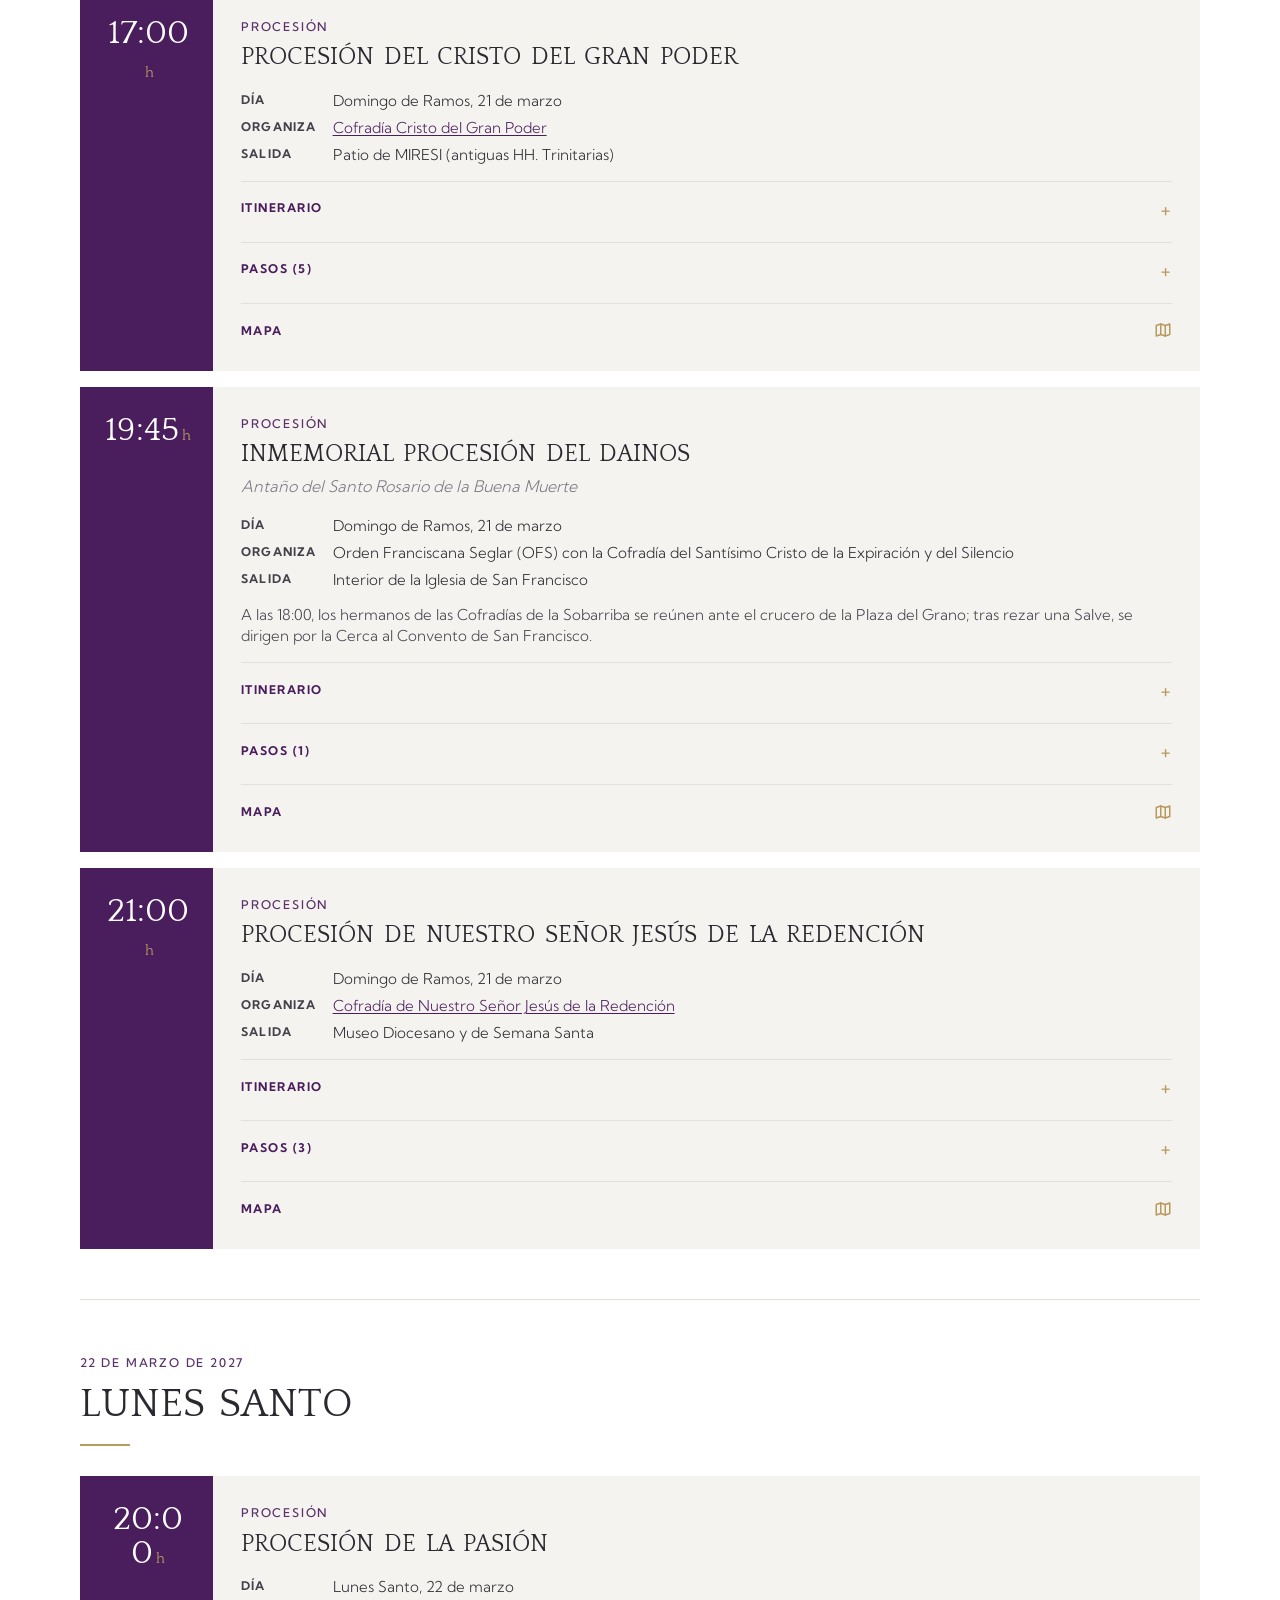
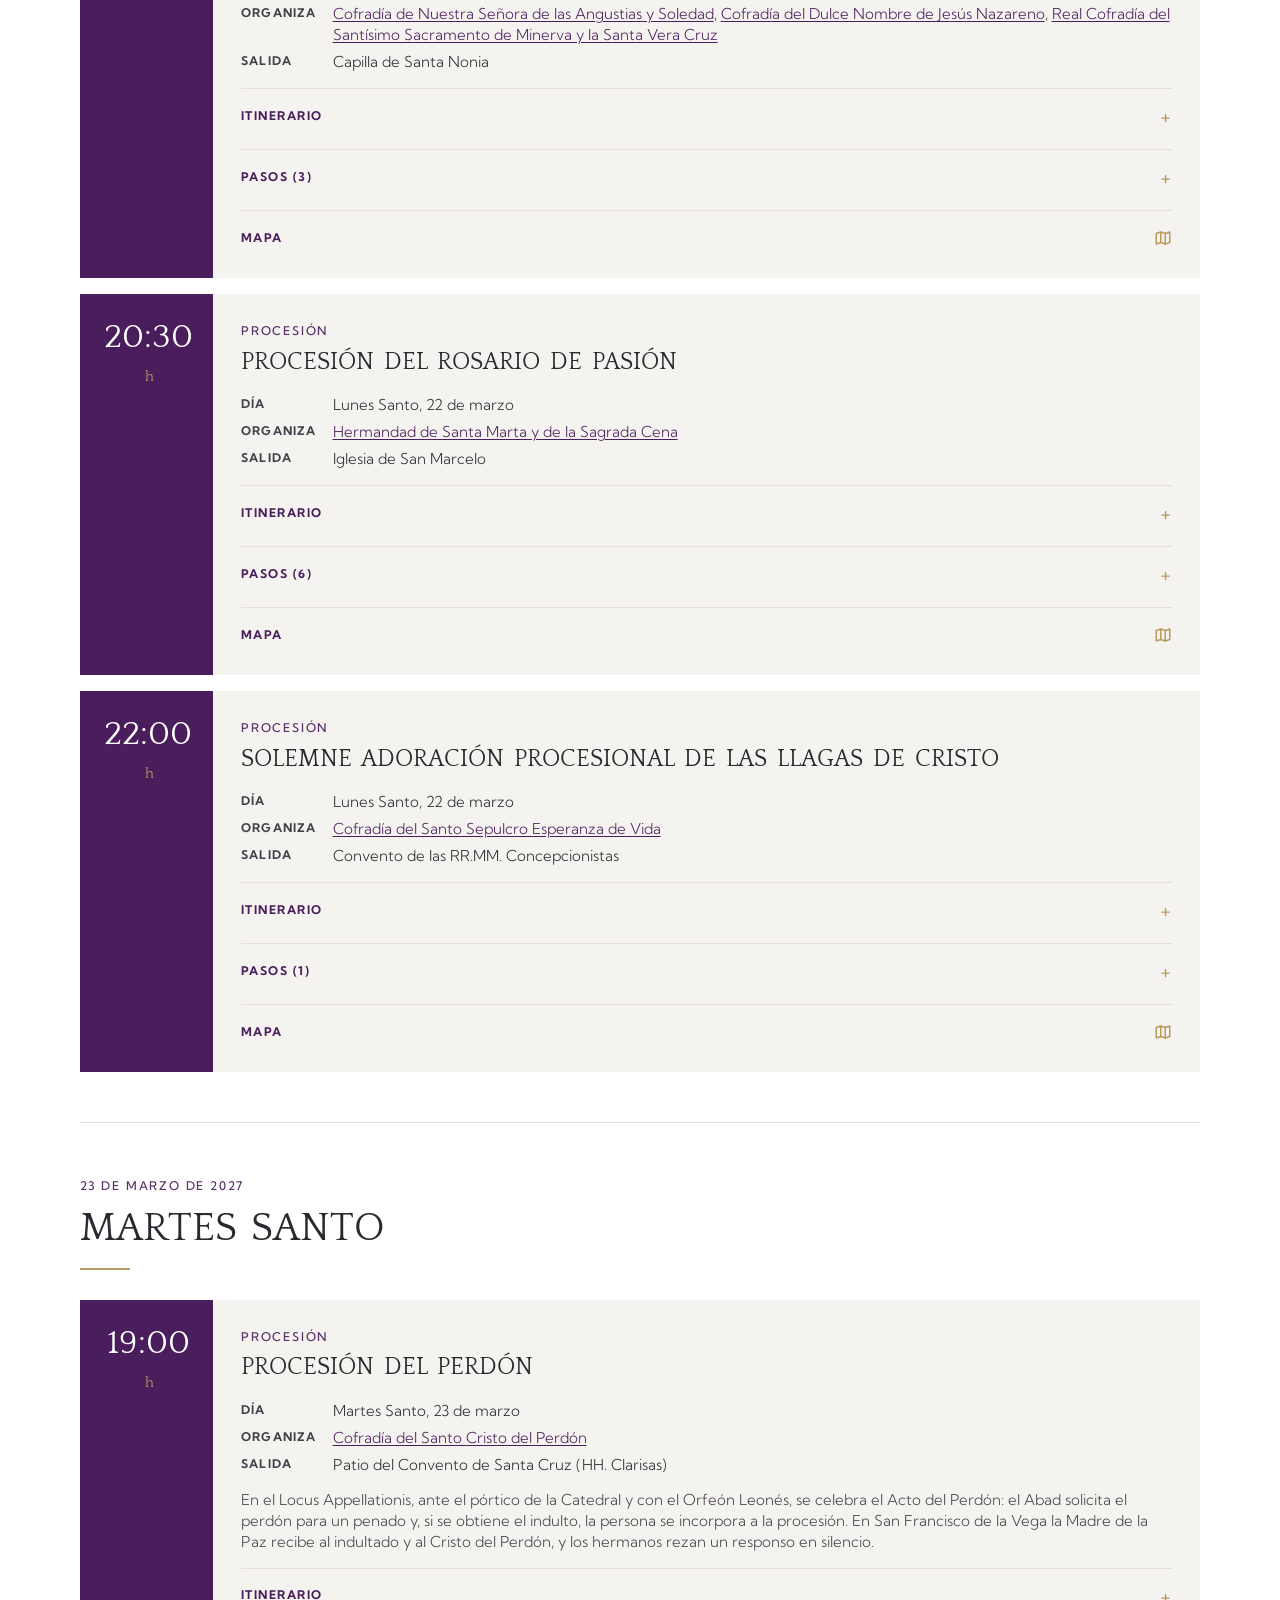
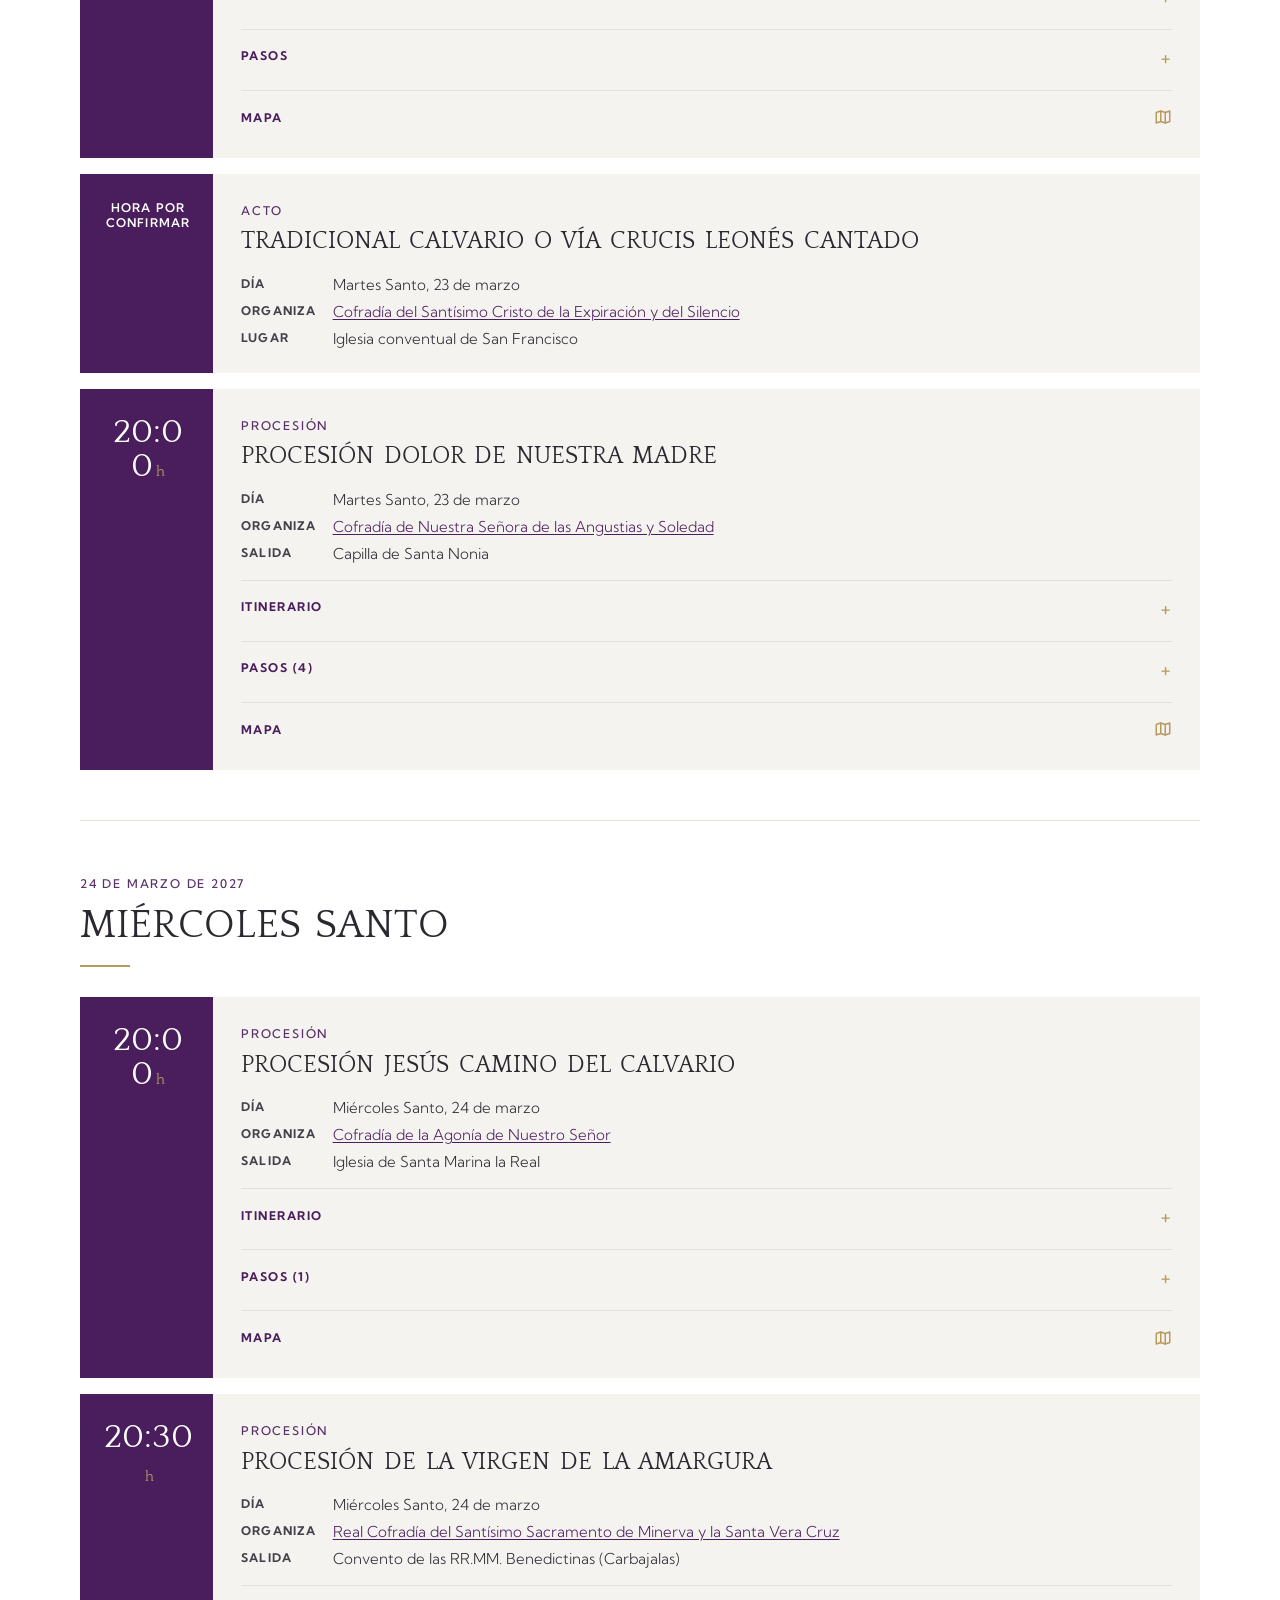
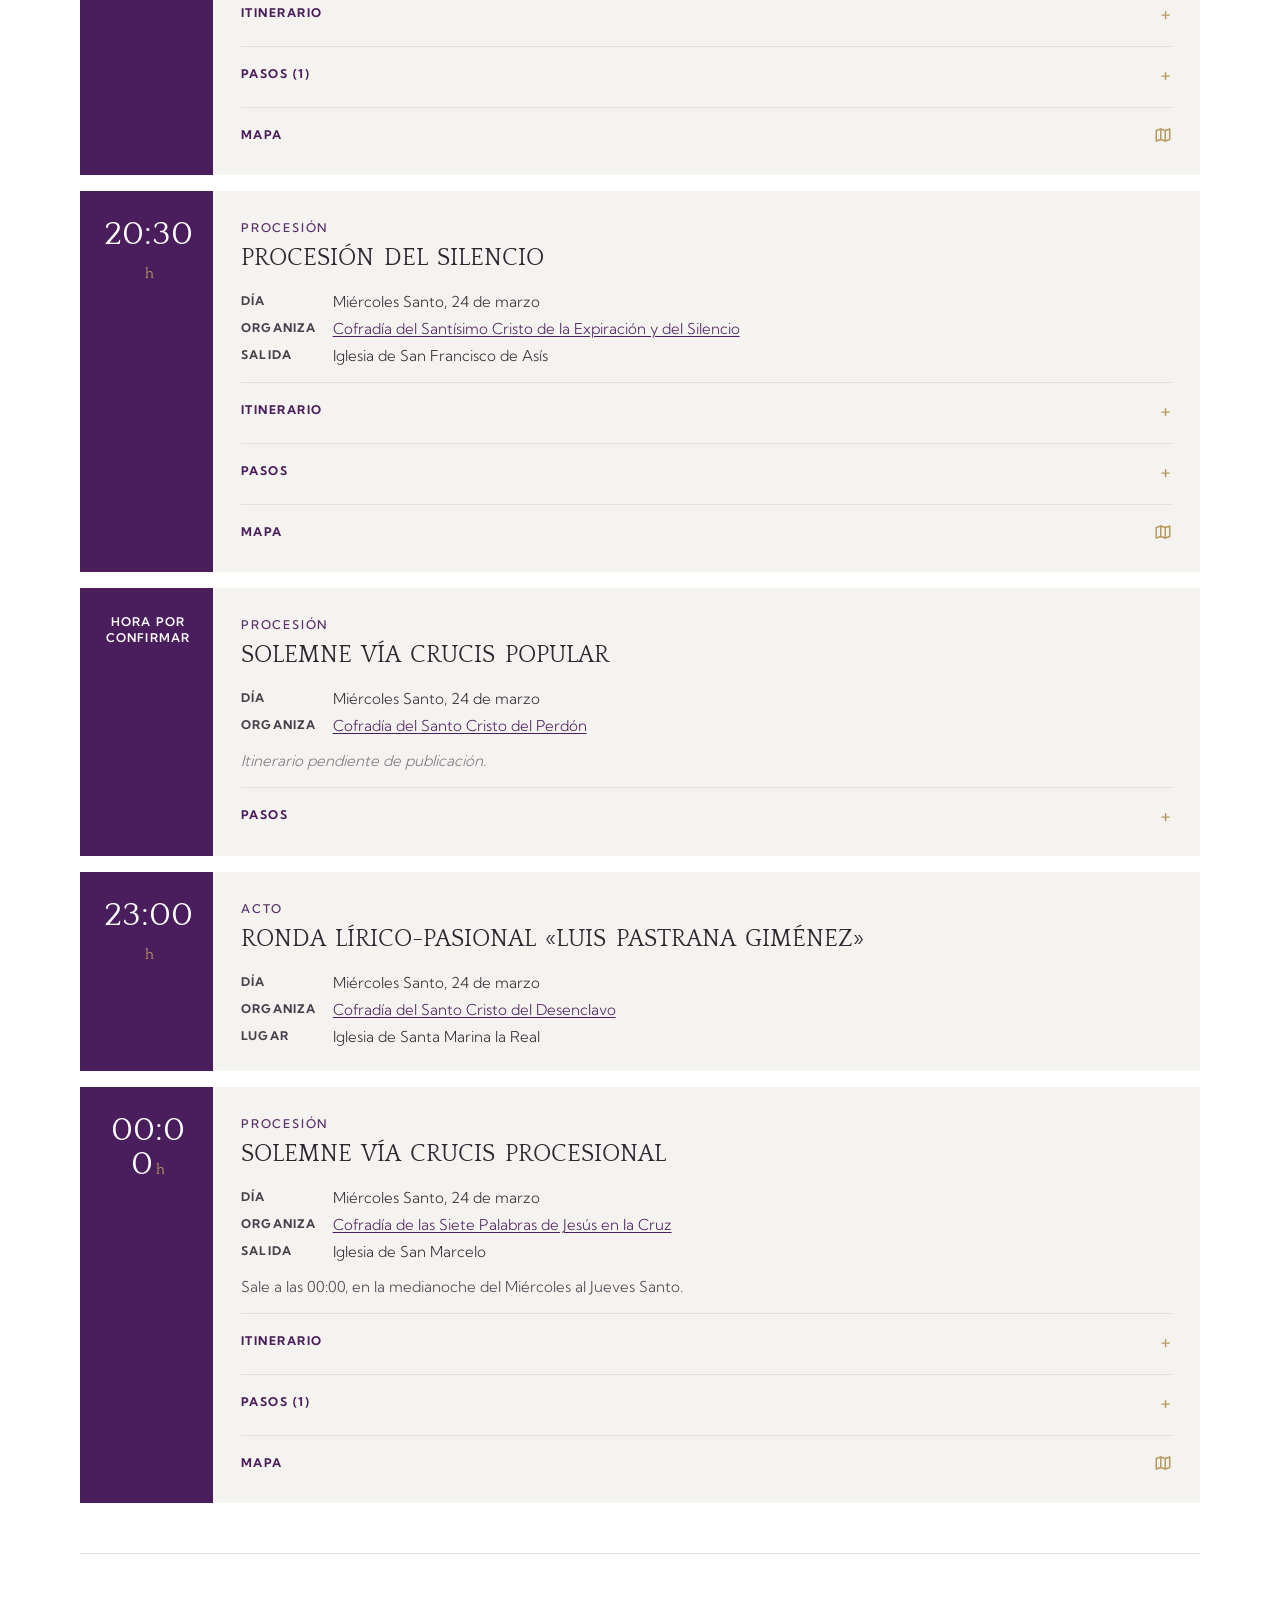
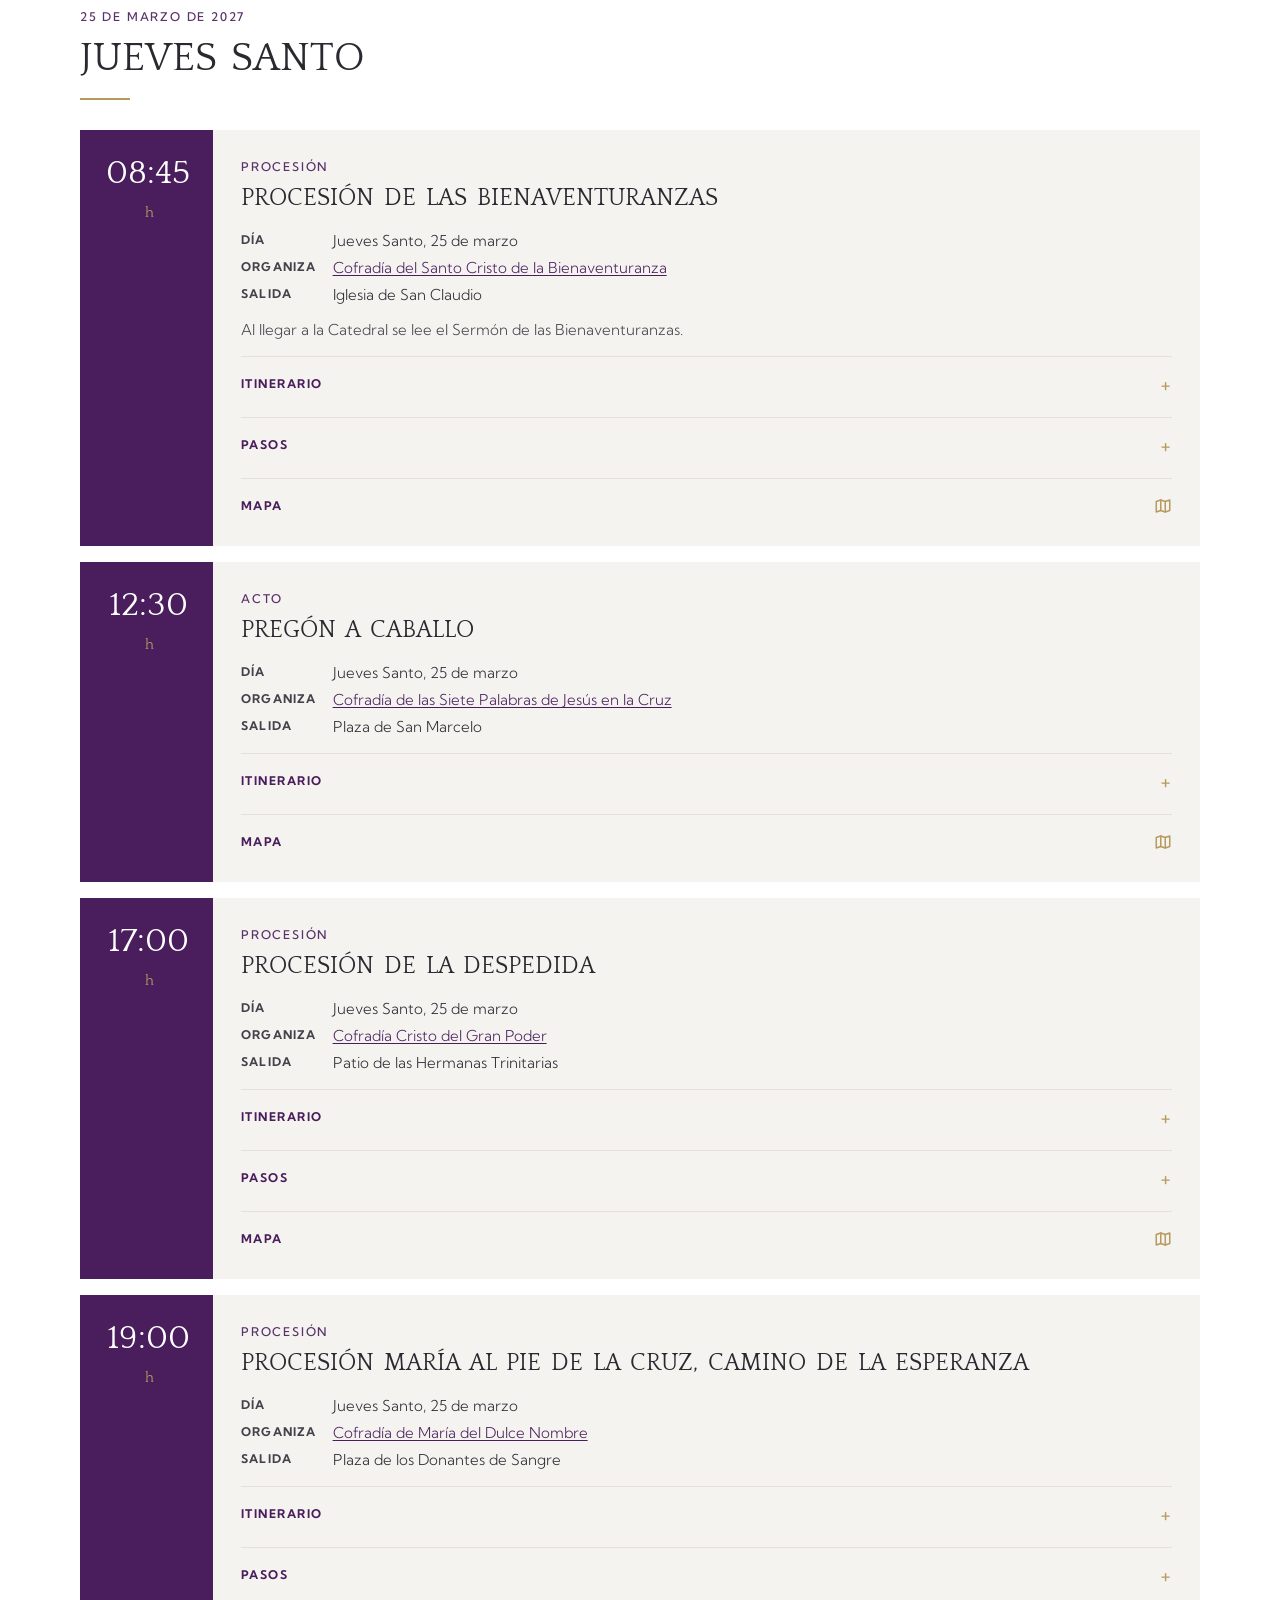
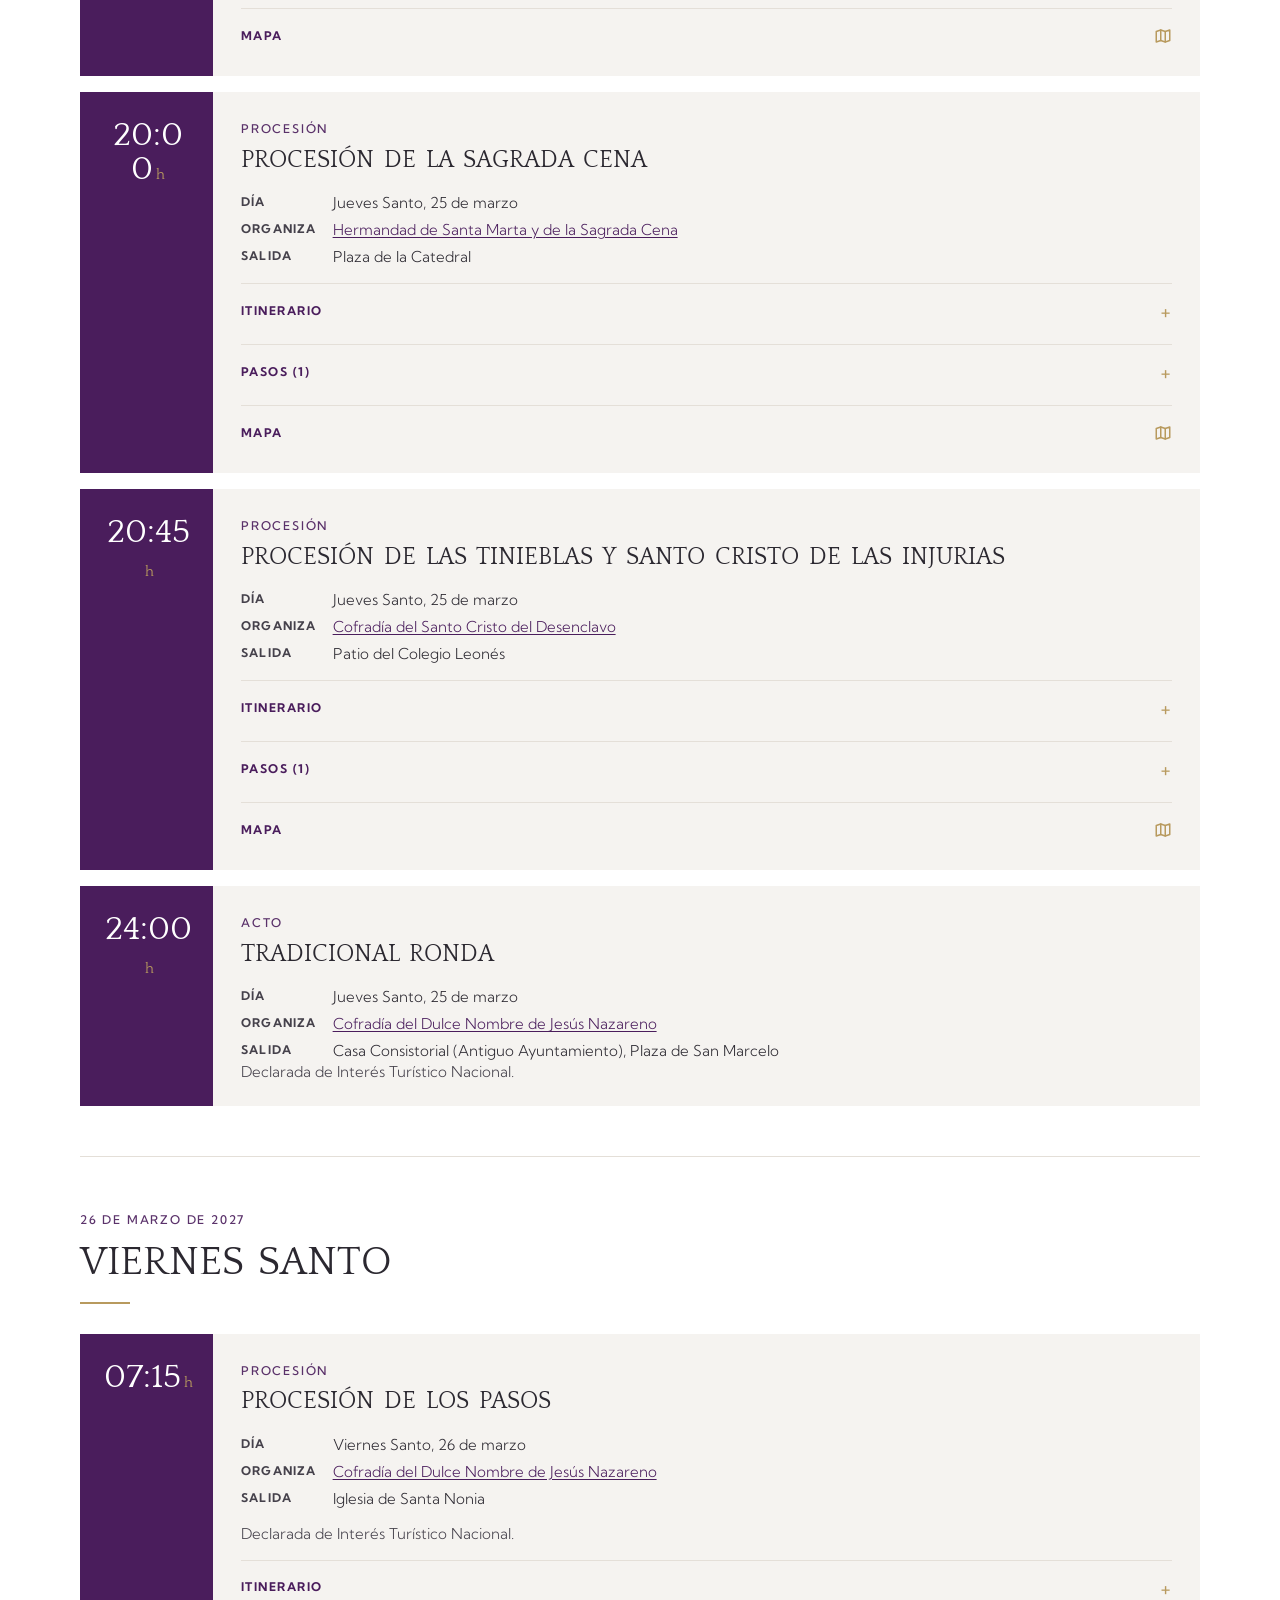
<file: procesiones.html>
<!DOCTYPE html>
<html lang="es">
<head>
	<meta charset="UTF-8">
	<meta name="viewport" content="width=device-width, initial-scale=1">
	<title>Procesiones · Semana Santa León 2027</title>
	<meta name="description" content="Procesiones de la Semana Santa de León 2027 día a día: horarios, itinerarios, pasos y cofradías.">
	<meta name="theme-color" content="#4a1d5c">

	<link rel="preconnect" href="https://fonts.googleapis.com">
	<link rel="preconnect" href="https://fonts.gstatic.com" crossorigin>
	<link href="https://fonts.googleapis.com/css2?family=Kumbh+Sans:wght@300..700&family=Quattrocento&display=swap" rel="stylesheet">
	<link rel="stylesheet" href="styles.css">
</head>

<body class="archive-page">
<div id="outer-wrap">

	<a class="skip-link screen-reader-text" href="#main">Ir al contenido</a>

	<div id="wrap">

		<!-- ============================ HEADER ============================ -->
		<div id="transparent-header-wrap">
			<header id="site-header" role="banner">
				<div id="site-header-inner" class="container">

					<div id="site-logo">
						<div id="site-logo-inner">
							<a href="index.html" class="custom-logo-link image-logo" rel="home">
								<img src="img/logo-web.png" width="461" height="156" alt="Cofradeleones · Inicio" fetchpriority="high" decoding="async">
							</a>
						</div>
					</div>

					<div id="site-navigation-wrap">
						<nav id="site-navigation" aria-label="Menú principal">
							<ul class="main-menu">
								<li><a href="index.html"><span>Inicio</span></a></li>
								<li class="has-children"><a href="cofradias.html"><span>Cofradías<svg class="nav-arrow" viewBox="0 0 24 24" aria-hidden="true" focusable="false" fill="none" stroke="currentColor" stroke-width="3" stroke-linecap="round" stroke-linejoin="round"><path d="M6 9l6 6 6-6"/></svg></span></a>
									<!-- Las 16 cofradías se generan desde data.js -->
									<ul class="sub-menu sub-menu-cofradias" data-render="menu-cofradias"></ul>
								</li>
								<li class="current-menu-item"><a href="procesiones.html" aria-current="page"><span>Procesiones</span></a></li>
								<li class="has-children"><a href="bandas.html"><span>Bandas musicales<svg class="nav-arrow" viewBox="0 0 24 24" aria-hidden="true" focusable="false" fill="none" stroke="currentColor" stroke-width="3" stroke-linecap="round" stroke-linejoin="round"><path d="M6 9l6 6 6-6"/></svg></span></a>
									<ul class="sub-menu">
										<li><a href="bandas.html#agrupaciones-musicales">Agrupaciones Musicales</a></li>
										<li><a href="bandas.html#cornetas-y-tambores">Bandas de Cornetas y Tambores</a></li>
										<li><a href="bandas.html#bandas-de-musica">Bandas de Música</a></li>
									</ul>
								</li>
								<li><a href="carteles.html"><span>Carteles</span></a></li>
							</ul>
						</nav>
					</div>

					<div class="header-actions">
						<ul class="header-social">
							<li><a class="social-link" href="#" data-social="youtube" aria-label="YouTube de Semana Santa León" target="_blank" rel="noopener noreferrer"><svg class="icon" viewBox="0 0 24 24" aria-hidden="true" focusable="false"><path fill="currentColor" fill-rule="evenodd" d="M21.6 7.2a2.5 2.5 0 0 0-1.8-1.8C18.2 5 12 5 12 5s-6.2 0-7.8.4a2.5 2.5 0 0 0-1.8 1.8C2 8.8 2 12 2 12s0 3.2.4 4.8a2.5 2.5 0 0 0 1.8 1.8C5.8 19 12 19 12 19s6.2 0 7.8-.4a2.5 2.5 0 0 0 1.8-1.8c.4-1.6.4-4.8.4-4.8s0-3.2-.4-4.8zM10 15.2V8.8l5.5 3.2-5.5 3.2z"/></svg></a></li>
							<li><a class="social-link" href="#" data-social="instagram" aria-label="Instagram de Semana Santa León" target="_blank" rel="noopener noreferrer"><svg class="icon" viewBox="0 0 24 24" aria-hidden="true" focusable="false" fill="none" stroke="currentColor" stroke-width="2"><rect x="3" y="3" width="18" height="18" rx="5"/><circle cx="12" cy="12" r="4"/><circle cx="17.5" cy="6.5" r="1.1" fill="currentColor" stroke="none"/></svg></a></li>
						</ul>

						<div class="oceanwp-mobile-menu-icon">
							<a href="#mobile-menu-toggle" class="mobile-menu" aria-label="Menú móvil" aria-expanded="false" aria-controls="mobile-dropdown">
								<svg class="icon icon-bars" viewBox="0 0 24 24" aria-hidden="true" focusable="false" fill="none" stroke="currentColor" stroke-width="2" stroke-linecap="round"><path d="M4 7h16M4 12h16M4 17h16"/></svg>
								<span class="oceanwp-text">Menú</span>
								<span class="oceanwp-close-text">Cerrar</span>
							</a>
						</div>

						<!-- Menú flotante: se rellena desde main.js clonando el menú desktop -->
						<div id="mobile-dropdown">
							<nav aria-label="Menú móvil"></nav>
						</div>
					</div>

				</div>
			</header>
		</div>

		<!-- ============================ MAIN ============================ -->
		<main id="main" class="site-main" role="main">

			<header class="page-header background-image-page-header pattern-bg">
				<div class="container page-header-inner">
					<h1 class="page-header-title">Procesiones de Semana Santa</h1>
						<div class="page-subheading">
							<p>Diez días de procesiones, del 19 al 28 de marzo de 2027</p>
						</div>
				</div>
				<span class="background-image-page-header-overlay"></span>
			</header>
			<div id="content-wrap">
				<div id="content" class="site-content">

					<section class="archive-processions">
						<article class="archive-intro">
							<div class="wrap">
								<div class="intro-texts">
									<p><strong>Del 19 al 28 de marzo de 2027</strong>, las procesiones de la Semana Santa de León recorren la ciudad durante diez días, desde el Viernes de Dolores hasta el Domingo de Resurrección, que culmina con la Procesión de El Encuentro.</p>
									<p>Elige un día para consultar el horario, la salida, el itinerario y los pasos de cada procesión, y quién la organiza. <strong>Los horarios se confirmarán cuando la Junta Mayor publique el programa oficial de 2027.</strong></p>
								</div>
							</div>
						</article>
					</section>

					<section class="diary-page wrap programa" id="programa" aria-labelledby="programa-title">
						<header class="programa-header">
							<p class="pre">Semana Santa 2027</p>
							<h2 class="agenda-day-title" id="programa-title">Programa día a día</h2>
							<p class="programa-note" data-render="nota-horarios"></p>
						</header>

						<nav class="agenda-nav" aria-label="Días de la Semana Santa">
							<ol class="days-strip" data-render="programa-dias"></ol>
						</nav>

						<!-- Programa generado desde data.js (SSL_DATA.procesiones) -->
						<div class="agenda" data-render="programa"></div>
					</section>

				</div>
			</div>
		</main>

		<!-- ============================ FOOTER ============================ -->
		<footer id="footer" class="site-footer" role="contentinfo">
			<div id="footer-widgets">
				<div class="footer-widgets-inner container">

					<div class="footer-box">
						<div class="footer-widget textwidget">
							<p class="footer-text-logo"><span>Semana Santa</span> León</p>
							<p>Junta Mayor de Cofradías de la Semana Santa de León.</p>
						</div>
					</div>

					<div class="footer-box">
						<div class="footer-widget">
							<ul class="menu">
								<li class="menu-item"><a href="index.html">Inicio</a></li>
								<li class="menu-item"><a href="cofradias.html">Cofradías</a></li>
								<li class="menu-item current-menu-item"><a href="procesiones.html" aria-current="page">Procesiones</a></li>
								<li class="menu-item"><a href="bandas.html">Bandas musicales</a></li>
								<li class="menu-item"><a href="carteles.html">Carteles</a></li>
							</ul>
						</div>
					</div>

					<div class="footer-box">
						<div class="footer-widget">
							<ul class="oceanwp-social-icons">
								<li><a href="#" data-social="youtube" aria-label="YouTube" target="_blank" rel="noopener noreferrer"><svg class="icon" viewBox="0 0 24 24" aria-hidden="true" focusable="false"><path fill="currentColor" fill-rule="evenodd" d="M21.6 7.2a2.5 2.5 0 0 0-1.8-1.8C18.2 5 12 5 12 5s-6.2 0-7.8.4a2.5 2.5 0 0 0-1.8 1.8C2 8.8 2 12 2 12s0 3.2.4 4.8a2.5 2.5 0 0 0 1.8 1.8C5.8 19 12 19 12 19s6.2 0 7.8-.4a2.5 2.5 0 0 0 1.8-1.8c.4-1.6.4-4.8.4-4.8s0-3.2-.4-4.8zM10 15.2V8.8l5.5 3.2-5.5 3.2z"/></svg></a></li>
								<li><a href="#" data-social="instagram" aria-label="Instagram" target="_blank" rel="noopener noreferrer"><svg class="icon" viewBox="0 0 24 24" aria-hidden="true" focusable="false" fill="none" stroke="currentColor" stroke-width="2"><rect x="3" y="3" width="18" height="18" rx="5"/><circle cx="12" cy="12" r="4"/><circle cx="17.5" cy="6.5" r="1.1" fill="currentColor" stroke="none"/></svg></a></li>
							</ul>
						</div>
						<div class="footer-widget textwidget">
							<p>Semana Santa 2027 · Del 19 al 28 de marzo</p>
						</div>
					</div>

				</div>
			</div>

			<div id="footer-bottom">
				<div id="footer-bottom-inner" class="container">
					<div id="copyright">
						<p class="copyright-edicion">© Semana Santa León · Edición 2027</p>
						<p class="copyright-autor">Página web creada por <strong>Sergio Cajide Gómez</strong></p>
					</div>
				</div>
			</div>
		</footer>

	</div>
</div>

<a href="#" id="scroll-top" aria-label="Hacer scroll a la parte superior de la página"><svg class="icon" viewBox="0 0 24 24" aria-hidden="true" focusable="false" fill="none" stroke="currentColor" stroke-width="2.5" stroke-linecap="round" stroke-linejoin="round"><path d="M6 15l6-6 6 6"/></svg></a>

<script src="data.js"></script>
<script src="main.js"></script>
</body>
</html>
</file>
<file: styles.css>
/* ==========================================================================
   Semana Santa León
   Identidad: morado (principal) + blanco, gris piedra, gris oscuro,
   negro suave y un dorado muy sutil para detalles.
   El tono morado se cambia solo en --purple* (pendiente de la imagen de referencia).
   ========================================================================== */

:root {
	/* Morado */
	--purple: #4a1d5c;
	--purple-dark: #2f1239;
	--purple-deep: #1f0b27;
	--purple-soft: #7a4f8c;
	--purple-tint: #f4eff6;
	/* Neutros */
	--stone: #f5f3f0;
	--stone-dark: #e4dfd8;
	--dark: #1d1a21;
	--grey-dark: #45414b;
	--text: #2b2830;
	--muted: #7b7682;
	--body-bg: #1d1a21;
	/* Dorado sutil */
	--gold: #b89a5e;
	--gold-soft: rgb(184 154 94 / 35%);

	--accent: var(--purple);
	--accent-hover: var(--purple-dark);

	--font-sans: "Kumbh Sans", sans-serif;
	--font-serif: "Quattrocento", serif;

	/* Fondo morado con textura (sustituye a las fotografías) */
	--pattern-lines: repeating-linear-gradient(45deg, rgb(255 255 255 / 2.5%) 0 1px, transparent 1px 16px);
}

/* ---------- Reset base (OceanWP) ---------- */

*, *::before, *::after { box-sizing: border-box; }

html {
	overflow-y: scroll;
	overflow-x: hidden;
	-webkit-text-size-adjust: 100%;
}

body {
	margin: 0;
	color: var(--text);
	background-color: var(--body-bg);
	overflow-wrap: break-word;
}

body, p, li, input, textarea, td, th {
	font-family: var(--font-sans);
	font-optical-sizing: auto;
	font-style: normal;
	font-weight: 300;
	font-size: 16px;
	line-height: 1.4;
}

p { margin: 0 0 20px; }
p:last-child { margin: 0; }

a {
	color: var(--text);
	text-decoration: none;
	-webkit-transition: color .3s ease, background-color .3s ease, border-color .3s ease, box-shadow .3s ease, opacity .3s ease;
	transition: color .3s ease, background-color .3s ease, border-color .3s ease, box-shadow .3s ease, opacity .3s ease;
}
a:hover { color: var(--accent); }
a:focus { outline: none; }

img {
	max-width: 100%;
	height: auto;
	border: 0;
	vertical-align: middle;
}

b, strong { font-weight: 500; }

ul, ol { margin: 15px 0 15px 20px; }

h1, h2, h3, h4, h5, h6 {
	font-family: var(--font-serif);
	font-style: normal;
	font-weight: 400;
	line-height: 1.1;
	color: var(--text);
	margin: 0 0 28px;
	word-spacing: 4px;
	text-transform: uppercase;
}
h2 { font-size: 47px; }
h3 { font-size: 40px; }

.screen-reader-text {
	position: absolute;
	width: 1px; height: 1px;
	margin: -1px; padding: 0;
	overflow: hidden;
	clip-path: inset(50%);
	border: 0;
}
.skip-link:focus {
	clip-path: none;
	width: auto; height: auto;
	z-index: 100000;
	top: 5px; left: 5px;
	padding: 15px 23px;
	background: #ddd;
	color: #444;
}

/* ---------- Contenedores ---------- */

.container {
	width: 1200px;
	max-width: 90%;
	margin: 0 auto;
}

.wrap {
	max-width: 1200px;
	margin: auto;
}

@media (max-width: 1310px) { .wrap { padding: 0 40px; } }
@media (max-width: 768px)  { .wrap { padding: 0 30px; } }
@media (max-width: 525px)  { .wrap { padding: 0 20px; } }

.pre {
	font-size: 12px;
	line-height: 16px;
	font-weight: 500;
	text-transform: uppercase;
	letter-spacing: 1.8px;
	opacity: .9;
}

.pre + .title { margin-top: 30px; }

/* ---------- Botones ---------- */

.button {
	display: inline-block;
	background-color: var(--accent);
	color: #fff;
	font-family: var(--font-sans);
	font-size: 12px;
	font-weight: 600;
	line-height: 1;
	text-transform: uppercase;
	letter-spacing: .1em;
	text-align: center;
	cursor: pointer;
	border: 0;
	border-radius: 50px;
	padding: 24px 30px;
	box-shadow: 0 12px 35px -10px rgb(0 0 0 / 10%);
	-webkit-transition: background-color .3s ease, color .3s ease, box-shadow .3s ease;
	transition: background-color .3s ease, color .3s ease, box-shadow .3s ease;
}

.button:hover,
.button:focus-visible {
	background-color: var(--purple-deep);
	color: #fff;
	box-shadow: 0 20px 38px rgb(0 0 0 / 16%);
}

.button::after {
	content: '\27F6';
	font-size: 14px;
	line-height: 0;
	margin: 0 0 0 5px;
	color: var(--gold);
}

.button:focus-visible,
a:focus-visible,
summary:focus-visible {
	outline: 2px solid var(--gold);
	outline-offset: 3px;
}

/* ---------- Fondo morado con textura ---------- */

.pattern-bg {
	background-color: var(--purple-dark);
	background-image:
		var(--pattern-lines),
		radial-gradient(circle at 18% 12%, var(--gold-soft) 0, transparent 38%),
		radial-gradient(circle at 85% 95%, rgb(122 79 140 / 55%) 0, transparent 55%),
		linear-gradient(135deg, var(--purple) 0%, var(--purple-dark) 55%, var(--purple-deep) 100%);
}

.pattern-bg.pattern-2 {
	background-image:
		var(--pattern-lines),
		radial-gradient(circle at 80% 15%, var(--gold-soft) 0, transparent 35%),
		radial-gradient(circle at 10% 90%, rgb(122 79 140 / 50%) 0, transparent 55%),
		linear-gradient(200deg, var(--purple) 0%, var(--purple-dark) 50%, var(--purple-deep) 100%);
}

.pattern-bg.pattern-3 {
	background-image:
		var(--pattern-lines),
		radial-gradient(circle at 50% 0%, var(--gold-soft) 0, transparent 40%),
		linear-gradient(160deg, var(--purple-dark) 0%, var(--purple-deep) 60%, #120616 100%);
}

/* ==========================================================================
   HEADER
   ========================================================================== */

#transparent-header-wrap { position: relative; }

/* Cabecera fija: acompaña al usuario al hacer scroll.
   Transparente sobre la portada; con fondo morado al bajar (clase .is-scrolled desde main.js). */
#site-header {
	position: fixed;
	top: 0;
	left: 0;
	width: 100%;
	padding-top: 17px;
	background-color: transparent;
	z-index: 9999;
	transition: background-color .3s ease, box-shadow .3s ease, padding .3s ease;
}

#site-header.is-scrolled {
	padding-top: 0;
	background-color: rgb(31 11 39 / 94%);
	box-shadow: 0 6px 20px -8px rgb(0 0 0 / 45%);
	border-bottom: 1px solid var(--gold-soft);
}

#site-header.is-scrolled #site-logo-inner { height: 64px; }

/* Los anclajes (#día, #procesión…) no quedan tapados por la cabecera fija */
html { scroll-padding-top: 84px; }

#site-header-inner {
	position: relative;
	width: 100%;
	height: 100%;
	display: flex;
	align-items: center;
	justify-content: space-between;
}

#site-logo #site-logo-inner {
	display: flex;
	align-items: center;
	height: 74px;
}

/* Logo en imagen (PNG con transparencia, proporción 461×156).
   Se fija la altura y el ancho sale solo: nunca se deforma ni crece la cabecera. */
.image-logo {
	display: inline-flex;
	align-items: center;
	flex-shrink: 0;
	line-height: 0;
}

.image-logo img {
	display: block;
	width: auto;
	height: 54px;
	max-width: none;
	filter: drop-shadow(1px 1px 2px rgb(0 0 0 / 35%));
	transition: height .3s ease, opacity .3s ease;
}

.image-logo:hover img,
.image-logo:focus-visible img { opacity: .85; }

#site-header.is-scrolled .image-logo img { height: 46px; }

/* Navegación desktop */

#site-navigation-wrap {
	position: relative;
	margin-left: auto;
}

/* Iconos de redes + botón de menú */
.header-actions {
	display: flex;
	align-items: center;
	gap: 14px;
	margin-left: 18px;
}

.header-social {
	display: flex;
	align-items: center;
	gap: 6px;
	margin: 0;
	padding: 0;
	list-style: none;
}

.header-social .social-link {
	display: flex;
	align-items: center;
	justify-content: center;
	width: 44px;
	height: 44px;
	border-radius: 50%;
	border: 1px solid rgb(255 255 255 / 30%);
	color: #fff;
	font-size: 17px;
	line-height: 1;
}

.header-social .social-link:hover,
.header-social .social-link:focus-visible {
	color: #fff;
	background-color: var(--purple);
	border-color: var(--gold);
}

.main-menu,
.main-menu * {
	margin: 0;
	padding: 0;
	list-style: none;
}

.main-menu { display: flex; }

.main-menu > li { position: relative; }

.menu-item {
	font-family: var(--font-sans);
	font-weight: 700;
}

.main-menu > li > a {
	display: block;
	color: #fff;
	font-size: 17.1px;
	font-weight: 700;
	line-height: 74px;
	letter-spacing: .3px;
	padding: 0 15px;
	white-space: nowrap;
}

.main-menu > li > a:hover { color: #fff; }

.main-menu > li > a > span { position: relative; }

/* effect-two: subrayado que sube desde abajo */
.main-menu > li > a > span::after {
	content: "";
	position: absolute;
	bottom: -2px;
	left: 0;
	width: 100%;
	height: 1px;
	background-color: #fff;
	opacity: 0;
	transform: translateY(10px);
	transition: opacity .3s ease, transform .3s ease;
}

.main-menu > li > a:hover > span::after,
.main-menu > li.current-menu-item > a > span::after {
	opacity: 1;
	transform: translateY(0);
}

/* Iconos SVG en línea (sustituyen a Font Awesome) */
.icon {
	display: block;
	width: 1em;
	height: 1em;
	flex-shrink: 0;
}

.main-menu .nav-arrow {
	display: inline-block;
	width: 10px;
	height: 10px;
	margin-left: 6px;
	vertical-align: 1px;
}

.oceanwp-mobile-menu-icon .icon-bars { width: 20px; height: 20px; }

.nav-no-click > a { cursor: default; }

/* Submenús */

.main-menu .sub-menu {
	position: absolute;
	top: 100%;
	left: 0;
	min-width: 180px;
	background-color: #fff;
	line-height: 1;
	text-align: left;
	z-index: 999;
	box-shadow: 0 2px 6px rgba(0,0,0,.1);
	visibility: hidden;
	opacity: 0;
	transform: translateY(10px);
	transition: opacity .25s ease, transform .25s ease, visibility .25s;
}

.main-menu > li:hover > .sub-menu,
.main-menu > li:focus-within > .sub-menu {
	visibility: visible;
	opacity: 1;
	transform: translateY(0);
}

.main-menu .sub-menu li {
	display: block;
	border-bottom: 1px solid #f1f1f1;
}
.main-menu .sub-menu li:last-child { border-bottom: 0; }

.main-menu .sub-menu a {
	display: block;
	font-size: 12px;
	font-weight: 600;
	line-height: 1.2;
	letter-spacing: .6px;
	padding: 12px 15px;
	color: #000;
	white-space: nowrap;
}

.main-menu .sub-menu a:hover {
	background-color: var(--purple-tint);
	color: var(--accent);
}

.main-menu .sub-menu li.current-menu-item > a { color: var(--accent); }

/* Submenú de las 16 cofradías: dos columnas en escritorio */
.main-menu .sub-menu-cofradias {
	display: grid;
	grid-template-columns: repeat(2, minmax(200px, 1fr));
	min-width: 460px;
}
.main-menu .sub-menu-cofradias li { border-bottom: 1px solid #f1f1f1; }

/* Botón menú móvil */

.oceanwp-mobile-menu-icon { display: none; }

.oceanwp-mobile-menu-icon a {
	display: flex;
	align-items: center;
	min-height: 44px;
	font-size: 13px;
	letter-spacing: .6px;
	color: #fff;
	cursor: pointer;
}
.oceanwp-mobile-menu-icon a:hover { color: #fff; }
.oceanwp-mobile-menu-icon .oceanwp-text,
.oceanwp-mobile-menu-icon .oceanwp-close-text { padding-left: 6px; }
.oceanwp-mobile-menu-icon .oceanwp-close-text,
.oceanwp-mobile-menu-icon a.opened .oceanwp-text { display: none; }
.oceanwp-mobile-menu-icon a.opened .oceanwp-close-text { display: inline-block; }

/* Menú flotante (se abre con el botón hamburguesa) */

.header-actions { position: relative; }

#mobile-dropdown {
	position: absolute;
	top: calc(100% + 12px);
	right: 0;
	z-index: 10000;
	width: min(320px, calc(100vw - 32px));
	max-height: calc(100vh - 120px);
	max-height: calc(100dvh - 120px);
	overflow-y: auto;
	overscroll-behavior: contain;
	padding: 10px;
	background-color: rgb(31 11 39 / 96%);
	border: 1px solid var(--gold-soft);
	border-radius: 14px;
	box-shadow: 0 24px 48px -12px rgb(0 0 0 / 55%);
	visibility: hidden;
	opacity: 0;
	transform: translateY(-8px) scale(.98);
	transform-origin: top right;
	transition: opacity .2s ease, transform .2s ease, visibility .2s;
}

#mobile-dropdown.open {
	visibility: visible;
	opacity: 1;
	transform: none;
}

#mobile-dropdown ul { margin: 0; padding: 0; list-style: none; }

#mobile-dropdown .menu > li { position: relative; }
#mobile-dropdown .menu > li + li { border-top: 1px solid rgb(255 255 255 / 8%); }

#mobile-dropdown .menu > li > a {
	display: flex;
	align-items: center;
	min-height: 52px;
	padding: 0 16px;
	border-radius: 8px;
	font-size: 16px;
	font-weight: 600;
	letter-spacing: .02em;
	color: #fff;
}

#mobile-dropdown .menu > li.has-children > a { padding-right: 60px; }

#mobile-dropdown a:hover,
#mobile-dropdown a:focus-visible {
	color: #fff;
	background-color: rgb(255 255 255 / 9%);
	outline-offset: -2px;
}

#mobile-dropdown .current-menu-item > a {
	color: var(--gold);
	box-shadow: inset 3px 0 0 var(--gold);
}

#mobile-dropdown .dropdown-toggle {
	position: absolute;
	top: 4px;
	right: 4px;
	width: 44px;
	height: 44px;
	padding: 0;
	border: 0;
	border-radius: 8px;
	background: transparent;
	color: var(--gold);
	font-size: 22px;
	line-height: 1;
	cursor: pointer;
}

#mobile-dropdown .dropdown-toggle::before { content: '+'; }
#mobile-dropdown li.active > .dropdown-toggle::before { content: '\2212'; }
#mobile-dropdown .dropdown-toggle:hover,
#mobile-dropdown .dropdown-toggle:focus-visible { background-color: rgb(255 255 255 / 9%); }

#mobile-dropdown .menu li ul {
	display: none;
	margin: 0 0 8px;
	padding: 4px 0;
	border-left: 1px solid var(--gold-soft);
	margin-left: 16px;
}

#mobile-dropdown .menu li.active > ul { display: block; }

#mobile-dropdown .menu li ul a {
	display: flex;
	align-items: center;
	min-height: 44px;
	padding: 6px 14px;
	border-radius: 8px;
	font-size: 14px;
	font-weight: 400;
	line-height: 1.3;
	color: rgb(255 255 255 / 85%);
}
@media (max-width: 1780px) {
	.main-menu > li > a { font-size: 14px; padding: 0 10px; }
}

@media (max-width: 1450px) {
	#site-navigation-wrap { display: none; }
	.oceanwp-mobile-menu-icon { display: block; }
	.header-actions { margin-left: auto; }
}

@media (max-width: 525px) {
	#site-header { padding-top: 15px; }
	#site-header.is-scrolled { padding-top: 0; }
	#site-header.is-scrolled #site-logo-inner { height: 58px; }
	.image-logo img { height: clamp(34px, 11vw, 42px); }
	#site-header.is-scrolled .image-logo img { height: clamp(32px, 10vw, 38px); }
	.header-actions { gap: 8px; }
	.header-social { gap: 4px; }
	.header-social .social-link { width: 40px; height: 40px; font-size: 16px; }
}

@media (max-width: 374px) {
	/* En móviles muy estrechos el botón de menú queda solo con el icono */
	.oceanwp-mobile-menu-icon .oceanwp-text,
	.oceanwp-mobile-menu-icon a.opened .oceanwp-close-text { display: none; }
	.oceanwp-mobile-menu-icon a { font-size: 18px; padding: 0 4px; }
}

/* ==========================================================================
   HERO (video header)
   ========================================================================== */

.video-page-header {
	display: flex;
	align-items: center;
	width: 100%;
	min-height: 100vh;
	padding: 0;
	position: relative;
	background-color: #f5f5f5;
	background-repeat: no-repeat;
	background-size: cover;
	background-position: center;
	overflow: hidden;
}

.video-page-header::before {
	content: '';
	position: absolute;
	inset: 0;
	background: linear-gradient(to right, rgb(0 0 0 / 50%) 22%, rgb(0 0 0 / 50%) 100%);
	z-index: 2;
}

@keyframes reveal {
	0%   { opacity: 0; }
	100% { opacity: 1; }
}

/* Hero de León: morado con textura, sin vídeo ni fotografía */
.hero-leon {
	background-color: var(--purple-deep);
	background-image:
		var(--pattern-lines),
		radial-gradient(ellipse at 50% 38%, rgb(122 79 140 / 55%) 0, transparent 60%),
		radial-gradient(circle at 50% 100%, var(--gold-soft) 0, transparent 45%),
		linear-gradient(180deg, var(--purple-dark) 0%, var(--purple-deep) 100%);
}

.hero-leon::before {
	background: linear-gradient(to bottom, rgb(0 0 0 / 25%) 0%, transparent 30%, transparent 70%, rgb(0 0 0 / 35%) 100%);
}

.hero-dates {
	position: relative;
	z-index: 3;
	margin: 0 0 28px;
	padding: 0 0 12px;
	color: var(--gold);
	font-size: 13px;
	font-weight: 600;
	letter-spacing: .3em;
	text-transform: uppercase;
	text-align: center;
	border-bottom: 1px solid var(--gold-soft);
}

.home .page-subheading { max-width: 560px; }

.home .page-subheading p {
	font-family: var(--font-serif);
	font-style: italic;
	font-size: 20px;
	line-height: 1.45;
}

.video-page-header-inner {
	display: flex;
	align-items: center;
	justify-content: center;
	flex-direction: column;
	position: relative;
	z-index: 3;
}

.home-video,
#home-video {
	position: absolute;
	inset: 0;
	width: 100%;
	height: 100%;
	margin: auto;
	z-index: 0;
	object-fit: cover;
}

.home-video {
	transition: opacity .3s ease-in-out;
	animation: reveal 1s;
}

.page-header-title {
	position: relative;
	z-index: 3;
	margin: 0 auto;
	max-width: 780px;
	color: #fff;
	text-align: center;
	text-shadow: 1px 1px 2px rgb(0 0 0 / 50%);
	font-size: 64px;
	font-weight: 400;
	line-height: 1;
}

.home .page-header-title {
	font-size: 100px;
	max-width: 900px;
	word-spacing: 14px;
}

.home .page-header-title span {
	display: block;
	font-size: 40%;
	word-spacing: 7px;
}

.home .page-header-title span::before,
.home .page-header-title span::after {
	content: '\2014';
	padding: 0 10px;
}

.page-subheading {
	position: relative;
	z-index: 3;
	max-width: 340px;
	margin: auto;
	padding: 30px 0 0 0;
	color: #fff;
	text-align: center;
	font-family: var(--font-sans);
	font-weight: 500;
}

.page-subheading p {
	font-family: inherit;
	font-weight: inherit;
	font-size: 17px;
	color: inherit;
}

/* Animación de entrada del título/subtítulo */
.page-header-title,
.page-subheading {
	transition: opacity 1s ease-in-out, transform 1s ease-in-out, filter 1s ease-in-out;
	opacity: 0;
	transform: translateY(30px);
	filter: blur(10px);
}

.page-header-title.appears,
.page-subheading.appears {
	will-change: opacity, transform;
	opacity: 1;
	transform: translateY(0);
	filter: none;
}

@media (max-width: 867px) and (min-width: 650px) {
	.home .page-header-title { line-height: .89; }
	.home .page-header-title span { margin: 21px 0 0 0; }
}

@media (max-width: 650px) {
	.home .page-header-title { font-size: 60px; line-height: .89; }
	.home .page-header-title span { font-size: 37%; margin: 14px 0 0 0; }
}

@media (max-width: 525px) {
	.page-subheading p { font-weight: 400; font-size: 14px; letter-spacing: .5px; }
	.home .page-subheading p { font-size: 17px; letter-spacing: 0; }
	.hero-dates { font-size: 11px; letter-spacing: .2em; }
}

@media (max-width: 374px) {
	.home .page-header-title { font-size: 48px; }
}

/* ==========================================================================
   MAIN
   ========================================================================== */

#main {
	position: relative;
	z-index: 1;
	background-color: #fff;
}

#content-wrap {
	width: 100%;
	max-width: 100%;
	padding-top: 100px;
	padding-bottom: 100px;
}

/* ---------- Intro ---------- */

.home-intro-wrap { display: flex; }

.intro-left,
.intro-right { width: 50%; }

.intro-right { padding: 0 0 0 40px; }

.intro-left .pre {
	max-width: 350px;
	padding: 5px 0 0 0;
}

.intro-left .intro-title {
	max-width: 500px;
	margin: 30px 0 0 0;
}

/* Cuatro estadísticas en un único bloque: siempre una fila de 4 columnas */
.intro-data {
	list-style: none;
	margin: 0 auto;
	display: grid;
	grid-template-columns: repeat(4, minmax(0, 1fr));
	align-items: start;
	column-gap: 24px;
	padding: 70px 0 0 0;
	max-width: 1040px;
}

.intro-data li {
	display: flex;
	flex-direction: column;
	align-items: center;
	justify-content: flex-start;
	text-align: center;
	min-width: 0;
}

.intro-data .number,
.intro-data .number b {
	font-weight: 700;
	font-size: 68px;
	line-height: 1.4;
}

.intro-data li p {
	color: var(--muted);
	font-weight: 700;
}

.intro-data .number { color: var(--purple); }

.intro-left .pre,
.home-brotherhoods .titles .pre { color: var(--purple); }

.intro-left .intro-title::after,
.home-brotherhoods .titles .title::after {
	content: '';
	display: block;
	width: 60px;
	height: 2px;
	margin-top: 24px;
	background: var(--gold);
}

/* ---------- Procesiones ---------- */

.home-processions {
	margin: 120px 0 0 0;
	position: relative;
	min-height: 700px;
}

.home-processions .images {
	position: absolute;
	inset: 0;
	background-color: var(--purple-dark);
	background-image:
		var(--pattern-lines),
		radial-gradient(circle at 22% 50%, rgb(122 79 140 / 60%) 0, transparent 45%),
		radial-gradient(circle at 90% 10%, var(--gold-soft) 0, transparent 30%),
		linear-gradient(110deg, var(--purple) 0%, var(--purple-dark) 45%, var(--purple-deep) 100%);
	overflow: hidden;
}

/* Cruz decorativa (solo ornamento) */
.home-processions .images::before,
.home-processions .images::after {
	content: '';
	position: absolute;
	background: rgb(255 255 255 / 6%);
	z-index: 1;
}

.home-processions .images::before {
	left: 22%;
	top: 12%;
	width: 26px;
	height: 76%;
	transform: translateX(-50%);
}

.home-processions .images::after {
	left: 22%;
	top: 32%;
	width: 190px;
	height: 26px;
	transform: translateX(-50%);
}

.home-processions > .wrap {
	position: absolute;
	z-index: 4;
	inset: 0;
	margin: auto;
	display: flex;
	align-items: center;
	justify-content: center;
}

.home-processions-content {
	max-width: 50%;
	margin: 0 0 0 auto;
	color: #fff;
	text-shadow: 1px 1px 2px rgb(0 0 0 / 50%);
}

.home-processions-content .title { color: #fff; }
.home-processions-content .pre { max-width: 350px; }
.home-processions-content p { color: #fff; }
.home-processions-content .button { margin-top: 20px; }

/* ---------- Cofradías (carrusel de fotos) ---------- */

.home-brotherhoods { margin: 120px 0 0 0; }

.home-brotherhoods > .wrap {
	display: flex;
	align-items: center;
	max-width: 100%;
	margin-left: 5%;
}

.home-brotherhoods .content-wrap {
	width: 100%;
	max-width: 560px;
	flex-shrink: 0;
}

.home-brotherhoods .contents .button { margin-top: 20px; }

.home-brotherhoods .pictures-wrap {
	padding-left: 60px;
	width: calc(100% - 560px);
	min-width: 0;
}

.home-brotherhoods .featured {
	margin: auto;
	display: flex;
	align-items: center;
}

/* Tarjeta de cofradía del carrusel (sustituye a las fotografías) */
.brotherhood-card {
	display: flex;
	flex-direction: column;
	align-items: center;
	justify-content: center;
	width: 100%;
	height: 450px;
	padding: 36px 28px;
	text-align: center;
	color: var(--text);
	background: var(--stone);
	border-top: 3px solid var(--purple);
	transition: background-color .4s ease, color .4s ease;
}

.home-brotherhoods .featured:nth-child(even) .brotherhood-card { height: 550px; }

.brotherhood-card img {
	width: auto;
	height: 150px;
	max-width: 100%;
	object-fit: contain;
	margin-bottom: 28px;
	transition: transform .5s ease;
}

.brotherhood-card-year {
	font-family: var(--font-serif);
	font-size: 44px;
	line-height: 1;
	color: var(--purple);
	transition: color .4s ease;
}

.brotherhood-card-name {
	display: block;
	margin: 14px 0 12px;
	font-size: 16px;
	font-weight: 600;
	line-height: 1.3;
}

.brotherhood-card .pre { color: var(--muted); transition: color .4s ease; }

.brotherhood-card:hover,
.brotherhood-card:focus-visible {
	background: var(--purple);
	color: #fff;
}

.brotherhood-card:hover .brotherhood-card-year,
.brotherhood-card:focus-visible .brotherhood-card-year { color: var(--gold); }

.brotherhood-card:hover .pre,
.brotherhood-card:focus-visible .pre { color: rgb(255 255 255 / 75%); }

.brotherhood-card:hover img { transform: scale(1.06); }

.mySwiper2 .swiper-wrapper { align-items: center; }

/* ---------- Banners ---------- */

.banner {
	position: relative;
	display: flex;
	align-items: center;
	justify-content: center;
	min-height: 600px;
	margin: 0 auto;
	color: #fff;
	text-align: center;
	background-size: cover;
	background-position: center;
	background-repeat: no-repeat;
}

.banner::before {
	content: '';
	position: absolute;
	inset: 0;
	background: linear-gradient(to right, rgb(0 0 0 / 50%) 22%, rgb(0 0 0 / 50%) 100%);
	z-index: 1;
}

.banner > .wrap {
	position: relative;
	z-index: 4;
	display: flex;
	flex-direction: column;
	align-items: center;
	justify-content: center;
	text-align: center;
	padding: 70px;
	min-height: 500px;
	max-width: 800px;
}

.banner .heading {
	max-width: 840px;
	margin: 0 0 20px 0;
	color: inherit;
	text-shadow: 1px 1px 2px rgb(0 0 0 / 50%);
}

.banner .texts {
	color: inherit;
	max-width: 730px;
	margin-left: auto;
	margin-right: auto;
	text-shadow: 1px 1px 2px rgb(0 0 0 / 50%);
}

.banner .texts p { color: inherit; }

.banner .button {
	margin-top: 20px;
	text-shadow: none;
}

.banner .button:hover { background: var(--purple-deep); }

/* Banner de fechas */

.banner-dates {
	background-color: var(--purple-deep);
	background-image:
		var(--pattern-lines),
		radial-gradient(circle at 50% 0%, var(--gold-soft) 0, transparent 40%),
		linear-gradient(180deg, var(--purple) 0%, var(--purple-deep) 100%);
}

.banner-dates::before { background: none; }

.banner-dates > .wrap { max-width: 1100px; }

.banner-dates .button {
	display: table;
	margin: 26px auto 0;
	background: #fff;
	color: var(--purple);
}

.banner-dates .button:hover,
.banner-dates .button:focus-visible { background: var(--gold); color: var(--purple-deep); }

/* Tira de días (home y agenda) */
.days-strip {
	display: grid;
	grid-template-columns: repeat(10, minmax(0, 1fr));
	gap: 8px;
	width: 100%;
	margin: 50px 0 0;
	padding: 0;
	list-style: none;
}

.days-strip .day a {
	display: flex;
	flex-direction: column;
	align-items: center;
	height: 100%;
	padding: 14px 4px 12px;
	color: #fff;
	border: 1px solid rgb(255 255 255 / 22%);
	text-align: center;
}

.days-strip .day-num {
	font-family: var(--font-serif);
	font-size: 34px;
	line-height: 1;
}

.days-strip .day-month {
	margin-top: 2px;
	font-size: 11px;
	font-weight: 600;
	letter-spacing: .15em;
	text-transform: uppercase;
	color: var(--gold);
}

.days-strip .day-name {
	margin-top: 8px;
	font-size: 11px;
	line-height: 1.2;
}

.days-strip .day a:hover,
.days-strip .day a:focus-visible {
	background: rgb(255 255 255 / 10%);
	border-color: var(--gold);
	color: #fff;
}

.days-strip .is-pending a { opacity: .6; border-style: dashed; }

/* Countdown */

.ss-countdown { margin-top: 120px; }

.ss-countdown::before {
	background: linear-gradient(to right, rgb(0 0 0 / 60%) 22%, rgb(0 0 0 / 60%) 100%);
}

.ss-countdown > .wrap { max-width: 900px; }

.ss-countdown .heading { font-size: 47px; margin: 0; }

.ss-countdown .texts {
	margin-top: 20px;
	max-width: 600px;
}

.ss-countdown .texts .button { display: table; margin: 20px auto 0; }

/* ---------- Estandartes (pennants) ---------- */

.pennants {
	padding: 90px 0 80px 0;
	min-height: 400px;
	display: flex;
	flex-direction: column;
	align-items: center;
	justify-content: center;
}

.pennants > .wrap {
	width: 100%;
	max-width: 1300px;
}

.pennants .swiper { padding-bottom: 60px; }

.pennants .logo a { display: block; color: var(--text); }

.pennants .logo img {
	display: block;
	margin: auto;
	width: auto;
	height: 160px;
	max-width: 100%;
	object-fit: contain;
	transition: filter .8s ease-in-out;
	filter: grayscale(100%);
}

.pennants .logo img:hover,
.pennants .logo.swiper-slide-active + .logo + .logo img { filter: none; }

.pennants .logo .pre {
	text-align: center;
	padding: 21px 20px 0 20px;
	max-width: 200px;
	margin-left: auto;
	margin-right: auto;
}

.swiper-pagination-bullet {
	width: 14px !important;
	height: 14px !important;
	opacity: .5 !important;
}

.swiper-pagination-bullet-active {
	background: var(--purple) !important;
	opacity: 1 !important;
}

/* ---------- Programa destacado (tarjetas de la home) ---------- */

.pennants + .home-news { margin-top: 20px; }

.post-info .post-hour {
	margin-top: 12px;
	font-family: var(--font-serif);
	font-size: 22px;
	color: var(--gold) !important;
}

.post-wrapper .post-image.pattern-bg::after {
	background: linear-gradient(to bottom, transparent 0%, rgb(0 0 0 / 45%) 100%);
}

.post-wrapper .post-image.pattern-bg { transition: transform .4s ease-in-out; }
.post-wrapper-link:hover .post-image.pattern-bg { transform: scale(1.03); }

.home-news-heading {
	letter-spacing: .7px;
	margin: 0 0 35px 0;
	font-size: 34px;
	font-weight: 400;
	text-align: center;
}

.custom-blog-grid {
	display: grid;
	grid-template-columns: repeat(3, 1fr);
	grid-gap: 30px;
}

.post-wrapper { position: relative; }

.post-wrapper-link {
	position: relative;
	display: flex;
	flex-direction: column;
	align-items: center;
	justify-content: center;
	height: 400px;
}

.post-wrapper .post-info,
.post-wrapper .post-image {
	position: absolute;
	inset: 0;
	overflow: hidden;
	z-index: 1;
}

.post-image img {
	width: 100%;
	height: 100%;
	object-fit: cover;
	transition: transform .4s ease-in-out;
}

.post-wrapper-link:hover .post-image img { transform: scale(1.09); }

.post-wrapper .post-image::after {
	content: '';
	position: absolute;
	inset: 0;
	z-index: 2;
	opacity: .85;
	background: linear-gradient(to bottom, rgb(0 0 0 / 30%) 0%, rgb(0 0 0 / 88%) 100%);
	transition: opacity .4s ease-in-out;
}

.post-wrapper:hover .post-image::after { opacity: 1; }

.post-wrapper .post-info {
	z-index: 3;
	padding: 40px;
	display: flex;
	flex-direction: column;
	justify-content: flex-end;
}

.post-wrapper .post-info * { color: #fff; }

.post-info .post-date { font-size: 14px; }

.post-wrapper .post-title {
	font-family: var(--font-sans);
	font-weight: 700;
	font-size: 31px;
	line-height: 1;
	text-transform: none;
	margin: 17px 0 0 0;
	word-spacing: normal;
}

.hover-arrow {
	display: flex;
	align-items: center;
	margin: 10px 0 0 0;
}

.hover-arrow::before {
	content: '';
	display: flex;
	width: 14px;
	height: 2px;
	background: #fff;
	margin: 0 -5px 0 0;
	position: relative;
	top: -.8px;
	transition: width .4s ease-in-out;
}

.post-wrapper-link:hover .hover-arrow::before { width: 38px; }

.home-news .blog-link-wrap {
	text-align: center;
	padding-top: 35px;
}

/* ==========================================================================
   FOOTER (parallax: queda fijo detrás del contenido)
   ========================================================================== */

.site-footer {
	position: fixed;
	bottom: 0;
	left: 0;
	right: 0;
	z-index: 0;
}

#footer-widgets {
	background-color: var(--purple-deep);
	background-image: var(--pattern-lines), linear-gradient(180deg, var(--purple-dark) 0%, var(--purple-deep) 100%);
	border-top: 1px solid var(--gold-soft);
	padding: 30px 0;
	margin: 0;
}

#footer-widgets .footer-text-logo {
	font-family: var(--font-serif);
	font-size: 30px;
	line-height: 1;
	letter-spacing: .14em;
	text-transform: uppercase;
	margin-bottom: 14px;
}

#footer-widgets .footer-text-logo span {
	display: block;
	width: max-content;
	margin: 0 auto 8px;
	padding-bottom: 6px;
	font-family: var(--font-sans);
	font-size: 10px;
	font-weight: 600;
	letter-spacing: .32em;
	border-bottom: 1px solid var(--gold);
}

.footer-widgets-inner {
	display: flex;
	align-items: center;
	padding: 30px 0;
}

#footer-widgets .footer-box {
	width: 33.333%;
	padding: 0 15px;
}

#footer-widgets .footer-widget { margin-bottom: 20px; }
#footer-widgets .footer-widget:last-child { margin-bottom: 0; }

#footer-widgets a { color: #d8c8df; }
#footer-widgets a:hover { color: var(--gold); }
#footer-widgets .current-menu-item > a { color: var(--gold); }

#footer-widgets .textwidget p {
	display: block;
	font-size: 14px;
	line-height: 1.4;
	text-align: center;
	max-width: 280px;
	margin: auto;
	color: #fff;
}

#footer-widgets .textwidget p + p { margin-top: 10px; }

#footer-widgets .menu {
	margin: 0;
	padding: 0;
	list-style: none;
}

#footer-widgets .menu-item {
	font-weight: 500;
	text-align: center;
	padding: 0;
}

#footer-widgets .menu-item a {
	font-size: 12px;
	line-height: 1.4;
	letter-spacing: 1.1px;
	font-weight: 600;
	text-transform: uppercase;
}

.oceanwp-social-icons {
	list-style: none;
	margin: 0;
	padding: 0;
	text-align: center;
}

.oceanwp-social-icons li {
	display: inline-block;
	margin: 0 6px;
}

#footer-widgets .oceanwp-social-icons a {
	display: inline-flex;
	align-items: center;
	justify-content: center;
	width: 44px;
	height: 44px;
	color: #fff;
	font-size: 21px;
}

#footer-widgets .oceanwp-social-icons a:hover { color: var(--gold); }

#footer-bottom {
	background-color: #fff;
	padding: 15px 0;
	font-size: 12px;
	line-height: 1;
	color: var(--dark);
}

#footer-bottom-inner {
	display: flex;
	align-items: center;
	justify-content: center;
}

#copyright {
	width: 100%;
	text-align: center;
	font-weight: 600;
}

/* La línea de edición conserva el aspecto original del copyright */
#copyright p {
	margin: 0;
	font-size: 12px;
	font-weight: 600;
	line-height: 1.4;
}

/* Firma de autoría: un escalón por encima del copyright, sin protagonismo */
#copyright .copyright-autor {
	margin-top: 9px;
	font-size: 14px;
	font-weight: 400;
	line-height: 1.4;
	letter-spacing: .02em;
	color: var(--grey-dark);
}

#copyright .copyright-autor strong {
	font-weight: 700;
	color: var(--purple);
	white-space: nowrap;
}

#footer-bottom a { color: var(--dark); }
#footer-bottom a:hover { color: var(--accent); }

/* ---------- Scroll top ---------- */

#scroll-top {
	position: fixed;
	right: 20px;
	bottom: 20px;
	width: 40px;
	height: 40px;
	line-height: 40px;
	background-color: rgba(0,0,0,.4);
	color: #fff;
	font-size: 18px;
	text-align: center;
	border-radius: 2px;
	z-index: 100;
	opacity: 0;
	visibility: hidden;
	transition: opacity .3s ease, visibility .3s;
}

#scroll-top { display: flex; align-items: center; justify-content: center; }
#scroll-top.show { opacity: 1; visibility: visible; }
#scroll-top:hover { background-color: var(--purple); color: #fff; }

/* ---------- Animaciones tipo WOW / animate.css ---------- */

.wow { visibility: hidden; }

.wow.animated { visibility: visible; animation-duration: 1s; animation-fill-mode: both; }

@keyframes fadeInUp {
	from { opacity: 0; transform: translate3d(0, 100%, 0); }
	to   { opacity: 1; transform: translate3d(0, 0, 0); }
}
@keyframes fadeIn {
	from { opacity: 0; }
	to   { opacity: 1; }
}

@keyframes fadeInDown {
	from { opacity: 0; transform: translate3d(0, -100%, 0); }
	to   { opacity: 1; transform: translate3d(0, 0, 0); }
}

.wow.animated.fadeInUp   { animation-name: fadeInUp; }
.wow.animated.fadeIn     { animation-name: fadeIn; }
.wow.animated.fadeInDown { animation-name: fadeInDown; }

@media (prefers-reduced-motion: reduce) {
	.wow { visibility: visible; }
	.wow.animated { animation: none; }
}

/* ==========================================================================
   RESPONSIVE (breakpoints originales)
   ========================================================================== */

@media (max-width: 1400px) {
	.home-brotherhoods .content-wrap { max-width: 400px; }
	.home-brotherhoods .pictures-wrap { width: calc(100% - 400px); }
}

@media (max-width: 1310px) {
	.home-brotherhoods > .wrap { margin-left: 0; padding-right: 0; }
	.pennants > .wrap { max-width: 100%; padding: 0; }
}

@media (max-width: 1200px) {
	.post-wrapper .post-info { padding: 30px; }
	.custom-blog-grid { grid-gap: 20px; }
}

@media (max-width: 1100px) {
	.home-brotherhoods > .wrap {
		align-items: flex-start;
		flex-direction: column;
	}
	.home-brotherhoods .content-wrap {
		max-width: calc(100% - 40px);
		padding-bottom: 70px;
	}
	.home-brotherhoods .pictures-wrap {
		padding-left: 0;
		width: 100%;
	}
}

@media (max-width: 959px) {
	/* El footer deja de ser parallax en pantallas pequeñas */
	.site-footer { position: relative; }
	#main { margin-bottom: 0 !important; }
}

@media (min-width: 900px) and (max-width: 1100px) {
	.post-wrapper .post-title { font-size: 27px; }
}

@media (max-width: 900px) {
	#content-wrap { padding-top: 70px; padding-bottom: 70px; }
	.home-intro-wrap { flex-direction: column; }
	.intro-left, .intro-right { width: 100%; }
	.home-intro-wrap .intro-right { padding: 25px 0 0 0; }
	.home-processions { margin: 70px 0 0 0; }
	.home-processions-content { max-width: 100%; }
	.home-brotherhoods { margin: 70px 0 0 0; }
	.ss-countdown { margin-top: 70px; }
	.pennants { padding: 70px 0; }
	.custom-blog-grid { grid-template-columns: 1fr; }
	.post-wrapper-link { height: 300px; }
}

@media (max-width: 850px) {
	.intro-data { padding: 40px 0 0 0; }
	.intro-data .number, .intro-data .number b { font-size: 52px; }
}

@media (max-width: 768px) {
	.intro-data { padding: 40px 30px 0 30px; column-gap: 16px; }
	.intro-data .number, .intro-data .number b { font-size: 40px; }
	.home-brotherhoods .content-wrap { max-width: calc(100% - 30px); padding-bottom: 50px; }
	.brotherhood-card { height: 380px; }
	.home-brotherhoods .featured:nth-child(even) .brotherhood-card { height: 440px; }
	#footer-widgets { padding: 50px 0; }
	.footer-widgets-inner { padding: 0; flex-direction: column; }
	#footer-widgets .footer-box { width: 100%; padding: 0; }
	#footer-widgets .footer-box + .footer-box { margin-top: 30px; }
	#footer-widgets .footer-widget { margin-bottom: 10px; }
}

@media (max-width: 650px) {
	.pennants { min-height: initial; }
	.pennants .logo img { max-height: 134px; }
	.pennants .logo .pre { font-size: 10px; line-height: 1.25; max-width: 170px; }
}

@media (max-width: 525px) {
	h2 { font-size: 40px; line-height: .9; }
	h3, .ss-countdown .heading { font-size: 35px; line-height: .9; }
	#content-wrap { padding-top: 60px; padding-bottom: 60px; }
	.post-wrapper .post-title { font-size: 26px; }
	.button { font-size: 11.5px; padding: 20px 30px; line-height: 1.3; width: 100%; }
	.button::after { margin: 0; }
	/* Móvil: las 4 cifras siguen en una fila; tipografía fluida para que quepan desde 320px */
	.intro-data { padding: 35px 20px 0 20px; column-gap: 8px; }
	.intro-data .number, .intro-data .number b { font-size: clamp(20px, 6.4vw, 30px); }
	.intro-data li p { font-size: clamp(10px, 3vw, 13px); font-weight: 600; line-height: 1.25; margin-top: 4px; hyphens: auto; -webkit-hyphens: auto; }
	.home-brotherhoods .content-wrap { max-width: calc(100% - 20px); padding-bottom: 40px; }
	.home-brotherhoods { margin: 60px 0 0 0; }
	.brotherhood-card { height: 360px; padding: 28px 20px; }
	.home-brotherhoods .featured:nth-child(even) .brotherhood-card { height: 400px; }
	.brotherhood-card img { height: 120px; margin-bottom: 20px; }
	.brotherhood-card-year { font-size: 36px; }
	.banner > .wrap { padding: 70px 20px; min-height: 400px; }
	.ss-countdown { margin-top: 60px; }
	.pennants { padding: 60px 0; }
	.home-news-heading { margin: 0 0 20px 0; }
	.home-news .blog-link-wrap { padding-top: 20px; }
}

/* ==========================================================================
   PÁGINAS INTERNAS (Cofradías, Procesiones, Agenda)
   ========================================================================== */

/* ---------- Cabecera con imagen ---------- */

.page-header.background-image-page-header {
	position: relative;
	display: flex;
	align-items: center;
	width: 100%;
	height: 700px;
	padding: 120px 0 36px 0;
	background-color: #000;
	background-position: center;
	background-repeat: no-repeat;
	background-size: cover;
}

.page-header.background-image-page-header::before {
	content: '';
	position: absolute;
	inset: 0;
	background: linear-gradient(to right, rgb(0 0 0 / 17%) 22%, rgb(0 0 0 / 17%) 100%);
	z-index: 2;
}

.background-image-page-header-overlay {
	position: absolute;
	inset: 0;
	background-color: #000;
	opacity: .5;
	z-index: 1;
}

.page-header-inner {
	position: relative;
	z-index: 3;
	text-align: center;
}

.page-header .page-header-title,
.page-header .page-subheading,
.site-breadcrumbs {
	transition: opacity .7s ease-in-out, transform .7s ease-in-out;
}

.page-header .page-subheading { filter: none; }

.archive-page .page-subheading { max-width: 470px; }

.site-breadcrumbs {
	position: relative;
	z-index: 4;
	margin-top: 20px;
	font-family: var(--font-sans);
	font-size: 13.1px;
	font-weight: 600;
	letter-spacing: .5px;
	color: #fff;
	text-align: center;
	opacity: 0;
}

.page-subheading + .site-breadcrumbs { margin-top: 38px; }

.site-breadcrumbs.appears { opacity: 1; }

.site-breadcrumbs a { color: #fff; font-weight: 700; }
.site-breadcrumbs a:hover { color: #fff; text-decoration: underline; }

/* ---------- Intro de archivo (texto a 2 columnas con capitular) ---------- */

.archive-intro .intro-texts {
	column-count: 2;
	column-gap: 60px;
	margin-bottom: 70px;
}

.archive-intro .intro-texts.has-1 {
	margin-left: auto;
	margin-right: auto;
	max-width: 600px;
	column-count: 1;
	column-gap: 0;
}

.archive-intro .intro-texts p:first-child { break-inside: avoid; }

.archive-intro .intro-texts::first-letter,
.diary-page .entry::first-letter {
	font-size: 180px;
	line-height: 1;
	float: left;
	margin: -20px 20px 0 0;
	font-family: var(--font-serif);
	font-weight: 400;
	text-transform: uppercase;
}

.intro-texts a { text-decoration: underline; }
.intro-texts a:hover { text-decoration: none; }

/* Cabeceras internas en morado (sin fotografía) */
.page-header.pattern-bg .background-image-page-header-overlay { opacity: .12; }

.page-header.pattern-bg .page-header-title::after {
	content: '';
	display: block;
	width: 60px;
	height: 2px;
	margin: 26px auto 0;
	background: var(--gold);
}

.archive-intro .intro-texts::first-letter,
.diary-page .entry::first-letter { color: var(--purple); }

/* ---------- Cofradías: rejilla de 16 (logo arriba, nombre debajo) ---------- */

.archive-cofradias nav > .wrap { max-width: 1240px; }

.archive-cofradias nav ul {
	list-style: none;
	margin: 0;
	padding: 0;
	display: grid;
	grid-template-columns: repeat(4, minmax(0, 1fr));
	gap: 24px;
}

.archive-cofradias nav ul li {
	display: flex;
	min-width: 0;
	scroll-margin-top: 30px;
}

.archive-cofradias .brotherhood-link {
	display: flex;
	flex-direction: column;
	align-items: center;
	width: 100%;
	padding: 32px 22px 28px;
	text-align: center;
	color: var(--text);
	background: var(--stone);
	border-top: 3px solid var(--purple);
	transition: background-color .4s ease, box-shadow .4s ease;
}

.archive-cofradias .brotherhood-link:hover {
	background: #fff;
	box-shadow: 0 18px 40px -18px rgb(47 18 57 / 35%);
}

/* Caja fija para que todos los escudos ocupen lo mismo sea cual sea su proporción */
.archive-cofradias .logo-box {
	display: flex;
	align-items: center;
	justify-content: center;
	--logo-h: 170px;
	width: 100%;
	height: var(--logo-h);
	margin-bottom: 22px;
}

.archive-cofradias .logo-box img {
	display: block;
	width: auto;
	height: auto;
	min-width: 0;
	min-height: 0;
	max-width: 100%;
	max-height: var(--logo-h);
	object-fit: contain;
	transition: transform .5s ease-in-out;
}

.archive-cofradias .brotherhood-link:hover .logo-box img { transform: scale(1.06); }

.archive-cofradias nav .title {
	font-size: 19px;
	line-height: 1.2;
	margin: 0 0 14px 0;
	word-spacing: 2px;
	hyphens: auto;
	-webkit-hyphens: auto;
}

.archive-cofradias nav .pre {
	margin: auto 0 6px;
	padding-top: 12px;
	border-top: 1px solid var(--gold-soft);
	color: var(--purple);
	font-weight: 700;
}

.archive-cofradias nav .sede {
	margin: 0;
	font-size: 14px;
	line-height: 1.3;
	color: var(--muted);
}

/* ---------- Procesiones: tarjetas por día ---------- */

.archive-processions nav ul {
	margin: 0;
	padding: 0;
	list-style: none;
	display: flex;
	gap: 30px;
	flex-wrap: wrap;
	justify-content: center;
}

.archive-processions nav ul li {
	min-height: 420px;
	width: calc(100% / 2 - 15px);
	position: relative;
	display: flex;
	overflow: hidden;
	transition: none;
}

.archive-processions nav ul li::after {
	content: '';
	position: absolute;
	inset: 0;
	z-index: 1;
	background: linear-gradient(to bottom, transparent 30%, rgb(15 5 20 / 70%) 100%);
	opacity: .8;
	transition: opacity .4s ease-in-out;
	pointer-events: none;
}

.archive-processions nav ul li:hover::after { opacity: 1; }

.archive-processions nav ul li .content-wrapper {
	color: #fff;
	display: flex;
	align-items: flex-end;
	width: 100%;
	position: relative;
	z-index: 2;
}

.archive-processions nav ul li .content-wrapper * {
	text-shadow: 1px 1px 2px rgb(0 0 0 / 50%);
}

.archive-processions nav ul li .content-wrapper > a {
	color: #fff;
	display: flex;
	flex-direction: column;
	justify-content: flex-end;
	align-items: flex-start;
	width: 100%;
	height: 100%;
	padding: 50px;
}

.archive-processions nav ul li .heading {
	color: #fff;
	margin: 0;
	font-size: 33px;
}

.archive-processions nav ul li .content-wrapper > a::after {
	content: '';
	display: block;
	width: 40px;
	height: 2px;
	margin-top: 18px;
	background: var(--gold);
	transition: width .4s ease;
}

.archive-processions nav ul li:hover .content-wrapper > a::after { width: 90px; }

.archive-processions nav ul li .time {
	font-weight: 500;
	margin: 0 0 14px 0;
	order: -1;
	display: flex;
	flex-wrap: wrap;
	align-items: center;
}

.archive-processions .sum {
	margin: 0 0 0 10px;
	display: flex;
	align-items: center;
	text-transform: none;
	font-size: 14px;
	position: relative;
	top: -1px;
	letter-spacing: .3px;
}

.archive-processions .sum::before {
	content: '';
	width: 3px;
	height: 3px;
	background: var(--gold);
	border-radius: 10px;
	display: inline-flex;
	margin: 0 10px 0 0;
}

.archive-processions nav ul li .image-wrapper {
	overflow: hidden;
	position: absolute;
	inset: 0;
	transition: transform .5s ease-in-out;
}

.archive-processions nav ul li:hover .image-wrapper { transform: scale(1.035); }

/* Número del día como marca de agua */
.archive-processions .day-watermark {
	position: absolute;
	top: 10px;
	right: 30px;
	font-family: var(--font-serif);
	font-size: 220px;
	line-height: 1;
	color: rgb(255 255 255 / 7%);
	pointer-events: none;
}

.archive-processions nav ul li.is-pending .sum { font-style: italic; opacity: .85; }

/* ---------- Agenda ---------- */

.diary-page .entry {
	column-count: 2;
	column-gap: 60px;
	margin-bottom: 60px;
}

.diary-page .entry p:first-child { break-inside: avoid; }

.diary-page .entry a { text-decoration: underline; color: var(--purple); }
.diary-page .entry a:hover { color: var(--purple-dark); text-decoration: none; }

.agenda-nav {
	margin-bottom: 70px;
	padding: 24px;
	background-color: var(--purple-dark);
	background-image: var(--pattern-lines);
}

.agenda-nav .days-strip { margin: 0; }

.agenda-day {
	scroll-margin-top: 30px;
	padding: 0 0 50px;
	margin: 0 0 50px;
	border-bottom: 1px solid var(--stone-dark);
}

.agenda-day:last-child { border-bottom: 0; margin-bottom: 0; }

.agenda-day-header .pre { color: var(--purple); }

.agenda-day-title {
	margin: 10px 0 30px;
	font-size: 40px;
}

.agenda-day-title::after {
	content: '';
	display: block;
	width: 50px;
	height: 2px;
	margin-top: 18px;
	background: var(--gold);
}

.agenda-list {
	list-style: none;
	margin: 0;
	padding: 0;
	display: grid;
	gap: 16px;
}

.agenda-item {
	display: grid;
	grid-template-columns: 130px minmax(0, 1fr);
	background: var(--stone);
	border-left: 3px solid var(--purple);
}

.agenda-time {
	padding: 26px 20px;
	font-family: var(--font-serif);
	font-size: 34px;
	line-height: 1;
	color: #fff;
	background: var(--purple);
	text-align: center;
}

.agenda-time small {
	margin-left: 3px;
	font-size: 15px;
	color: var(--gold);
}

.agenda-tbd {
	display: block;
	font-family: var(--font-sans);
	font-size: 12px;
	font-weight: 600;
	line-height: 1.3;
	letter-spacing: .1em;
	text-transform: uppercase;
}

.agenda-body { padding: 24px 28px; min-width: 0; }

.agenda-body .pre { color: var(--purple); }

.agenda-title {
	margin: 8px 0 0;
	font-size: 24px;
	line-height: 1.15;
}

.agenda-subtitle {
	margin: 6px 0 0;
	font-style: italic;
	color: var(--muted);
}

.agenda-meta {
	display: grid;
	grid-template-columns: max-content minmax(0, 1fr);
	gap: 6px 16px;
	margin: 18px 0 0;
	font-size: 15px;
	line-height: 1.4;
}

.agenda-meta dt {
	font-weight: 700;
	font-size: 12px;
	letter-spacing: .1em;
	text-transform: uppercase;
	color: var(--grey-dark);
	padding-top: 2px;
}

.agenda-meta dd { margin: 0; }

.agenda-notes {
	margin: 14px 0 0;
	font-size: 15px;
	color: var(--grey-dark);
}

.agenda-details {
	margin-top: 16px;
	border-top: 1px solid var(--stone-dark);
}

.agenda-details summary {
	display: flex;
	align-items: center;
	justify-content: space-between;
	min-height: 44px;
	padding: 10px 0 0;
	cursor: pointer;
	font-size: 12px;
	font-weight: 700;
	letter-spacing: .12em;
	text-transform: uppercase;
	color: var(--purple);
	list-style: none;
}

.agenda-details summary::-webkit-details-marker { display: none; }

.agenda-details summary::after {
	content: '+';
	font-size: 20px;
	font-weight: 400;
	color: var(--gold);
}

.agenda-details[open] summary::after { content: '\2212'; }

.itinerary {
	margin: 10px 0 0;
	padding: 0 0 0 22px;
	columns: 2;
	column-gap: 30px;
	font-size: 14px;
}

.itinerary li {
	font-size: 14px;
	padding: 2px 0;
	break-inside: avoid;
}

.itinerary li::marker { color: var(--purple-soft); }

.pasos-list {
	margin: 10px 0 0;
	padding: 0;
	list-style: none;
}

.pasos-list li {
	padding: 10px 0;
	border-bottom: 1px dashed var(--stone-dark);
}

.pasos-list li:last-child { border-bottom: 0; }

.pasos-list strong {
	display: block;
	font-weight: 600;
}

.pasos-list span {
	display: block;
	margin-top: 2px;
	font-size: 14px;
	color: var(--muted);
}

.agenda-item.is-pending { border-left-style: dashed; }
.agenda-item.is-pending .agenda-time { background: var(--grey-dark); }

.agenda-empty {
	padding: 22px 26px;
	background: var(--stone);
	border-left: 3px dashed var(--muted);
	color: var(--grey-dark);
	font-style: italic;
}

/* ---------- Responsive páginas internas ---------- */

@media (max-width: 1100px) {
	.archive-intro .intro-texts { column-gap: 40px; }
	.archive-cofradias nav ul { gap: 18px; }
	.archive-cofradias .brotherhood-link { padding: 26px 16px 22px; }
	.archive-cofradias nav .title { font-size: 17px; }
	.archive-cofradias .logo-box { --logo-h: 150px; }
}

@media (max-width: 900px) {
	.archive-intro .intro-texts,
	.diary-page .entry { column-count: 1; }
	.archive-intro .intro-texts,
	.diary-page .entry { margin-bottom: 50px; }
	.archive-processions nav ul li { width: 100%; }
	.archive-cofradias nav ul { grid-template-columns: repeat(3, minmax(0, 1fr)); }
	.days-strip { grid-template-columns: repeat(5, minmax(0, 1fr)); }
	.itinerary { columns: 1; }
}

@media only screen and (max-width: 767px) {
	.page-header.background-image-page-header { height: 100vh; padding: 0; }
}

@media (max-width: 768px) {
	body:not(.home) .page-header-title { font-size: 60px; }
	.archive-intro .intro-texts::first-letter,
	.diary-page .entry::first-letter { font-size: 140px; margin: -10px 20px 0 0; }
	.archive-intro .intro-texts { margin-bottom: 50px; }
	.archive-processions nav ul li .content-wrapper > a { padding: 40px; }
	.agenda-item { grid-template-columns: 1fr; border-left: 0; border-top: 3px solid var(--purple); }
	.agenda-time { text-align: left; padding: 16px 22px; font-size: 28px; }
	.agenda-nav { padding: 16px; margin-bottom: 50px; }
}

/* Móvil: la rejilla de cofradías pasa a 2 columnas (nunca 1) */
@media (max-width: 680px) {
	.archive-cofradias nav ul { grid-template-columns: repeat(2, minmax(0, 1fr)); gap: 12px; }
	.archive-cofradias .brotherhood-link { padding: 20px 10px 16px; }
	.archive-cofradias .logo-box { --logo-h: clamp(96px, 30vw, 140px); margin-bottom: 14px; }
	.archive-cofradias nav .title { font-size: clamp(13px, 3.6vw, 16px); word-spacing: 0; margin-bottom: 10px; }
	.archive-cofradias nav .pre { font-size: 10px; letter-spacing: 1px; padding-top: 8px; }
	.archive-cofradias nav .sede { font-size: 12px; }
}

@media (max-width: 650px) {
	body:not(.home) .page-header-title { font-size: 40px; }
	.site-breadcrumbs { display: none; }
	.archive-processions .day-watermark { font-size: 160px; right: 20px; }
}

@media (max-width: 525px) {
	body:not(.home) .page-subheading { padding-left: 30px; padding-right: 30px; }
	.archive-intro .intro-texts { margin-bottom: 40px; }
	.archive-intro .intro-texts::first-letter,
	.diary-page .entry::first-letter { font-size: 110px; margin: -8px 20px 0 0; }
	.archive-processions nav ul { gap: 20px; }
	.archive-processions nav ul li { min-height: 340px; }
	.days-strip { gap: 6px; }
	.days-strip .day a { padding: 10px 2px; }
	.days-strip .day-num { font-size: 26px; }
	.days-strip .day-name { font-size: 10px; }
	.agenda-day-title { font-size: 32px; }
	.agenda-body { padding: 20px 18px; }
	.agenda-title { font-size: 21px; }
	.agenda-meta { grid-template-columns: 1fr; gap: 2px; }
	.agenda-meta dd + dt { margin-top: 8px; }
}

@media (max-width: 400px) {
	.archive-processions nav ul li .content-wrapper > a { padding: 30px; }
	.archive-cofradias nav > .wrap { padding: 0 14px; }
	.archive-cofradias nav ul { gap: 10px; }
	.days-strip .day-name { display: none; }
}

@media (max-width: 325px) {
	body:not(.home) .page-header-title { font-size: 35px; }
	.archive-processions nav ul li .content-wrapper > a { padding: 30px 24px; }
	.archive-processions nav ul li .heading { font-size: 28px; }
	.archive-processions .sum { font-size: 12px; }
}

/* ==========================================================================
   FASE 2: fichas de cofradía, programa, bandas
   ========================================================================== */

/* Enlace "Ver cofradía" en la rejilla */
.archive-cofradias .brotherhood-more {
	margin-top: 14px;
	font-size: 11px;
	font-weight: 700;
	letter-spacing: .14em;
	text-transform: uppercase;
	color: var(--purple);
}
.archive-cofradias .brotherhood-more::after { content: ' \27F6'; color: var(--gold); }
.archive-cofradias .brotherhood-link:hover .brotherhood-more { color: var(--purple-dark); }

/* Notas sobre horarios */
.home-news-note,
.programa-note,
.ficha-note {
	max-width: 640px;
	margin: 0 auto 24px;
	font-size: 13px;
	line-height: 1.5;
	color: var(--muted);
	font-style: italic;
}

/* Programa dentro de Procesiones */
.programa { margin-top: 100px; }
.programa-header { text-align: center; margin-bottom: 40px; }
.programa-header .pre { color: var(--purple); }
.programa-header .agenda-day-title::after { margin-left: auto; margin-right: auto; }
.programa .agenda-item { scroll-margin-top: 24px; }
.programa .agenda-meta a { color: var(--purple); text-decoration: underline; text-underline-offset: 2px; }
.agenda-pending { font-style: italic; color: var(--muted); }
.programa .agenda-item:target { outline: 2px solid var(--gold); outline-offset: 2px; }

/* ---------- Ficha de cofradía ---------- */

.ficha-page .page-header-title.ficha-title {
	max-width: 960px;
	font-size: clamp(30px, 4.4vw, 56px);
	line-height: 1.08;
}

.cofradia-ficha { max-width: 1000px; }

.ficha-intro {
	display: grid;
	grid-template-columns: 240px minmax(0, 1fr);
	gap: 50px;
	align-items: center;
	padding-bottom: 60px;
}

/* Escudo directamente sobre el fondo blanco: sin tarjeta, borde ni fondo */
.ficha-logo {
	--logo-h: 220px;
	display: flex;
	align-items: center;
	justify-content: center;
	height: var(--logo-h);
}

/* Límite en px (no en %): Safari/iOS ignora max-height: 100% en hijos de flex */
.ficha-logo img {
	display: block;
	width: auto;
	height: auto;
	min-width: 0;
	min-height: 0;
	max-width: 100%;
	max-height: var(--logo-h);
	object-fit: contain;
}

.ficha-summary .pre {
	margin-bottom: 18px;
	color: var(--purple);
	font-weight: 700;
}

.ficha-summary p:not(.pre) { font-size: 18px; line-height: 1.55; }

.ficha-section {
	padding: 50px 0;
	border-top: 1px solid var(--stone-dark);
}

.ficha-heading {
	display: flex;
	align-items: center;
	gap: 16px;
	margin: 0 0 26px;
	font-size: 30px;
}

.ficha-heading::before {
	content: '';
	flex: 0 0 34px;
	height: 2px;
	background: var(--gold);
}

.ficha-text { max-width: 760px; }
.ficha-text p { font-size: 17px; line-height: 1.6; }

.ficha-facts {
	display: grid;
	grid-template-columns: repeat(auto-fit, minmax(200px, 1fr));
	gap: 14px;
	margin: 0;
}

.ficha-facts > div {
	padding: 18px 20px;
	background: var(--stone);
	border-left: 3px solid var(--purple);
}

.ficha-facts dt {
	margin-bottom: 6px;
	font-size: 11px;
	font-weight: 700;
	letter-spacing: .14em;
	text-transform: uppercase;
	color: var(--purple);
}

.ficha-facts dd { margin: 0; font-size: 16px; line-height: 1.4; }
.ficha-facts a { color: var(--purple); text-decoration: underline; text-underline-offset: 2px; word-break: break-word; }

/* Tarjetas de procesión (enlace preparado para la futura página de cada procesión) */
.procesion-cards,
.paso-cards,
.banda-cards,
.ficha-list {
	list-style: none;
	margin: 0;
	padding: 0;
}

.procesion-cards {
	display: grid;
	grid-template-columns: repeat(auto-fill, minmax(260px, 1fr));
	gap: 14px;
	margin-bottom: 18px;
}

.procesion-card {
	display: flex;
	flex-direction: column;
	gap: 6px;
	height: 100%;
	min-height: 120px;
	padding: 20px 22px;
	color: #fff;
	background-color: var(--purple);
	background-image: var(--pattern-lines), linear-gradient(135deg, var(--purple) 0%, var(--purple-dark) 100%);
	border-radius: 4px;
}

.procesion-card:hover,
.procesion-card:focus-visible {
	color: #fff;
	background-color: var(--purple-dark);
	box-shadow: 0 16px 30px -16px rgb(31 11 39 / 70%);
}

.procesion-card-day {
	font-size: 11px;
	font-weight: 700;
	letter-spacing: .14em;
	text-transform: uppercase;
	color: var(--gold);
}

.procesion-card-name {
	font-family: var(--font-serif);
	font-size: 21px;
	line-height: 1.15;
	text-transform: uppercase;
}

.procesion-card-meta {
	margin-top: auto;
	font-size: 13px;
	color: rgb(255 255 255 / 78%);
}

.ficha-note { margin: 0; text-align: left; }

/* Pasos */
.paso-cards {
	display: grid;
	grid-template-columns: repeat(auto-fill, minmax(240px, 1fr));
	gap: 12px;
}

.paso-card {
	display: flex;
	flex-direction: column;
	gap: 6px;
	padding: 18px 20px;
	background: var(--stone);
	border-top: 2px solid var(--gold-soft);
}

.paso-card-name { font-weight: 600; font-size: 16px; line-height: 1.3; }
.paso-card-author { font-size: 14px; color: var(--purple); }
.paso-card-meta { font-size: 13px; color: var(--muted); line-height: 1.4; }

.ficha-list li { padding: 12px 0; border-bottom: 1px solid var(--stone-dark); }
.ficha-list li:last-child { border-bottom: 0; }
.ficha-list a { color: var(--purple); text-decoration: underline; text-underline-offset: 2px; }

.ficha-sources .ficha-list li { padding: 8px 0; font-size: 14px; }

/* Navegación entre fichas: integrada en la página, entre dos líneas finas */
.ficha-pager {
	display: grid;
	grid-template-columns: 1fr auto 1fr;
	gap: 16px;
	align-items: center;
	padding: 26px 0;
	border-top: 1px solid var(--stone-dark);
	border-bottom: 1px solid var(--stone-dark);
}

.ficha-pager-link {
	display: flex;
	flex-direction: column;
	gap: 4px;
	min-height: 44px;
	justify-content: center;
	line-height: 1.3;
}

.ficha-pager-link.next { text-align: right; align-items: flex-end; }

.ficha-pager-label {
	font-size: 11px;
	font-weight: 700;
	letter-spacing: .14em;
	text-transform: uppercase;
	color: var(--purple);
}

.ficha-pager-name {
	font-weight: 600;
	color: var(--text);
	transition: color .3s ease;
}

.ficha-pager-link:hover .ficha-pager-name,
.ficha-pager-link:focus-visible .ficha-pager-name { color: var(--purple); }

.ficha-pager-all {
	display: flex;
	align-items: center;
	justify-content: center;
	min-height: 48px;
	padding: 0 20px;
	border-radius: 50px;
	background: var(--purple);
	color: #fff;
	font-size: 12px;
	font-weight: 600;
	letter-spacing: .1em;
	text-transform: uppercase;
	text-align: center;
}

.ficha-pager-all:hover,
.ficha-pager-all:focus-visible { background: var(--purple-deep); color: #fff; }

.ficha-empty { text-align: center; padding: 40px 0; }
.ficha-empty p { margin-bottom: 24px; }

/* ---------- Bandas musicales ---------- */

.bandas-nav {
	display: flex;
	flex-wrap: wrap;
	gap: 10px;
	margin-bottom: 60px;
}

.bandas-nav a {
	display: inline-flex;
	align-items: center;
	min-height: 44px;
	padding: 0 20px;
	border: 1px solid var(--purple);
	border-radius: 50px;
	color: var(--purple);
	font-size: 13px;
	font-weight: 600;
}

.bandas-nav a:hover,
.bandas-nav a:focus-visible { background: var(--purple); color: #fff; }

.bandas-group {
	scroll-margin-top: 24px;
	padding-bottom: 50px;
	margin-bottom: 50px;
	border-bottom: 1px solid var(--stone-dark);
}

.bandas-group:last-child { border-bottom: 0; margin-bottom: 0; }

.bandas-group-header {
	display: flex;
	align-items: flex-start;
	justify-content: space-between;
	gap: 16px;
}

.bandas-count {
	flex: 0 0 auto;
	display: flex;
	align-items: center;
	justify-content: center;
	width: 44px;
	height: 44px;
	border-radius: 50%;
	background: var(--purple);
	color: #fff;
	font-weight: 700;
}

.banda-cards {
	display: grid;
	grid-template-columns: repeat(auto-fill, minmax(280px, 1fr));
	gap: 14px;
}

.banda-card {
	display: flex;
	flex-direction: column;
	gap: 10px;
	padding: 22px;
	background: var(--stone);
	border-left: 3px solid var(--purple);
	scroll-margin-top: 24px;
}

.banda-card:target { outline: 2px solid var(--gold); }
.banda-card-name { font-weight: 600; font-size: 17px; line-height: 1.3; }
.banda-card-link { font-size: 14px; color: var(--purple); text-decoration: underline; text-underline-offset: 2px; }

/* ---------- Responsive fase 2 ---------- */

@media (max-width: 900px) {
	.programa { margin-top: 70px; }
	.ficha-intro { grid-template-columns: 180px minmax(0, 1fr); gap: 32px; }
}

@media (max-width: 680px) {
	.ficha-intro { grid-template-columns: 1fr; gap: 26px; text-align: center; padding-bottom: 40px; }
	.ficha-logo { --logo-h: 170px; }
	.ficha-summary { text-align: left; }
	.ficha-summary p:not(.pre) { font-size: 17px; }
	.ficha-section { padding: 38px 0; }
	.ficha-heading { font-size: 26px; }
	.procesion-cards, .paso-cards, .banda-cards { grid-template-columns: 1fr; }
	.ficha-pager { grid-template-columns: 1fr 1fr; row-gap: 8px; }
	.ficha-pager-all { grid-column: 1 / -1; grid-row: 2; }
	.bandas-nav { margin-bottom: 40px; }
	.bandas-nav a { flex: 1 1 auto; justify-content: center; }
}

@media (max-width: 525px) {
	.ficha-page .page-header-title.ficha-title { font-size: clamp(26px, 8vw, 34px); padding: 0 8px; }
	.ficha-facts { grid-template-columns: 1fr; }
	.procesion-card-name { font-size: 19px; }
}

/* ==========================================================================
   FASE 4: contador, repertorio, menú en mayúsculas, nota del programa
   ========================================================================== */

/* Menú flotante: todas las opciones en mayúsculas (solo presentación) */
#mobile-dropdown .menu a {
	text-transform: uppercase;
	letter-spacing: .06em;
}
#mobile-dropdown .menu > li > a { font-size: 15px; }
#mobile-dropdown .menu li ul a { font-size: 12.5px; }

/* Nota de horarios bajo "Programa día a día": centrada ("p:last-child" anulaba el margin auto) */
.programa-header .programa-note {
	margin: 14px auto 0;
	text-align: center;
}

/* Cuenta atrás (home): franja delgada bajo las estadísticas */
.countdown {
	display: flex;
	align-items: center;
	justify-content: center;
	flex-wrap: wrap;
	gap: 10px 36px;
	max-width: 1040px;
	margin: 50px auto 0;
	padding: 16px 28px;
	color: #fff;
	background-color: var(--purple-dark);
	background-image: var(--pattern-lines), linear-gradient(110deg, var(--purple) 0%, var(--purple-dark) 60%, var(--purple-deep) 100%);
	border-top: 1px solid var(--gold-soft);
	border-bottom: 1px solid var(--gold-soft);
}

.countdown-title {
	margin: 0;
	font-size: 11px;
	font-weight: 700;
	letter-spacing: .2em;
	text-transform: uppercase;
	color: var(--gold);
}

.countdown-units {
	display: flex;
	align-items: baseline;
	gap: 26px;
	margin: 0;
	padding: 0;
	list-style: none;
}

.countdown-units li {
	display: flex;
	align-items: baseline;
	gap: 6px;
}

.countdown-units b {
	min-width: 2ch;
	font-family: var(--font-serif);
	font-size: 30px;
	font-weight: 400;
	line-height: 1;
	text-align: right;
	font-variant-numeric: tabular-nums;
}

.countdown-units span {
	font-size: 11px;
	font-weight: 600;
	letter-spacing: .14em;
	text-transform: uppercase;
	color: rgb(255 255 255 / 70%);
}

/* "hidden" debe ganar al display:flex de las piezas del contador */
.countdown [hidden] { display: none !important; }

.countdown-done {
	margin: 0;
	font-family: var(--font-serif);
	font-size: 22px;
	text-transform: uppercase;
	letter-spacing: .08em;
	text-align: center;
}

@media (max-width: 768px) {
	.countdown { flex-direction: column; gap: 10px; padding: 14px 16px; margin-top: 40px; }
	.countdown-units { gap: 18px; }
}

@media (max-width: 525px) {
	.countdown { margin-top: 32px; }
	.countdown-title { font-size: 10px; letter-spacing: .16em; text-align: center; }
	.countdown-units { width: 100%; justify-content: space-between; gap: 6px; }
	.countdown-units li { flex-direction: column; align-items: center; gap: 4px; }
	.countdown-units b { min-width: 0; font-size: clamp(22px, 7vw, 28px); text-align: center; }
	.countdown-units span { font-size: 9.5px; letter-spacing: .1em; }
	.countdown-done { font-size: 18px; }
}

/* Repertorio de cada banda */
.banda-repertorio {
	margin-top: 6px;
	padding-top: 14px;
	border-top: 1px solid var(--stone-dark);
}

.banda-repertorio-title {
	margin: 0 0 8px;
	font-family: var(--font-sans);
	font-size: 12px;
	font-weight: 700;
	letter-spacing: .14em;
	line-height: 1.2;
	word-spacing: normal;
	color: var(--purple);
}

.repertorio-list {
	margin: 0;
	padding: 0 0 0 20px;
}

.repertorio-list li { padding: 3px 0; font-size: 14px; line-height: 1.35; }
.repertorio-list li::marker { color: var(--purple); }
.repertorio-autor { display: block; font-size: 12.5px; color: var(--muted); }

.repertorio-empty {
	margin: 0;
	font-size: 13px;
	font-style: italic;
	color: var(--muted);
}

/* Ficha completa (con repertorio y/o fotos): ocupa toda la fila de la rejilla */
.banda-card--completa {
	grid-column: 1 / -1;
	gap: 14px;
	padding: 30px 32px 32px;
}

.banda-card--completa .banda-card-name {
	font-family: var(--font-serif);
	font-size: 24px;
	font-weight: 400;
	line-height: 1.25;
}

.banda-repertorio-count {
	margin-left: 8px;
	font-weight: 600;
	letter-spacing: .08em;
	color: var(--muted);
}

/* Repertorio desplegable: mismo aspecto que las filas Itinerario / Pasos */
.banda-repertorio--desplegable summary {
	display: flex;
	align-items: center;
	justify-content: space-between;
	gap: 16px;
	min-height: 44px;
	margin-top: -6px;
	cursor: pointer;
	list-style: none;
}

.banda-repertorio--desplegable summary::-webkit-details-marker { display: none; }

.banda-repertorio--desplegable .banda-repertorio-title { margin: 0; }

.banda-repertorio--desplegable summary::after {
	content: '+';
	font-size: 22px;
	line-height: 1;
	color: var(--gold);
}

.banda-repertorio--desplegable[open] summary::after { content: '\2212'; }
.banda-repertorio--desplegable summary:hover .banda-repertorio-title { color: var(--purple-dark); }
.banda-repertorio--desplegable[open] .repertorio-list { margin-top: 10px; }

/* Lista larga: reparto en columnas, cada pieza sin partir */
.banda-card--completa .repertorio-list {
	columns: 3 240px;
	column-gap: 40px;
}

.banda-card--completa .repertorio-list li {
	break-inside: avoid;
	padding: 5px 0;
}

/* Fotografías de la banda: antes del repertorio, con el mismo separador y rótulo */
.banda-fotos {
	margin-top: 6px;
	padding-top: 14px;
	border-top: 1px solid var(--stone-dark);
}

.banda-fotos .banda-repertorio-title { margin-bottom: 14px; }

/* Galería de la banda */
.banda-galeria {
	display: flex;
	gap: 12px;
}

/* ---------- Carteles ---------- */
.carteles .carteles-empty { max-width: 640px; margin: 0 auto; text-align: center; }

.carteles-grid {
	display: grid;
	grid-template-columns: repeat(auto-fill, minmax(260px, 1fr));
	gap: 40px 28px;
	margin: 0;
	padding: 0;
	list-style: none;
}

.cartel { display: flex; flex-direction: column; gap: 6px; scroll-margin-top: 90px; }
.cartel:target .cartel-figura { outline: 2px solid var(--gold); outline-offset: 3px; }

/* El cartel se ve entero, en su proporción */
.cartel-figura {
	margin: 0 0 8px;
	aspect-ratio: var(--ar);
	background: var(--stone);
	box-shadow: 0 14px 30px -18px rgb(0 0 0 / 45%);
}

.cartel-figura img { display: block; width: 100%; height: 100%; object-fit: contain; }
.cartel-titulo { margin: 0; font-family: var(--font-serif); font-size: 20px; line-height: 1.25; }
.cartel-meta { margin: 0; font-size: 13px; color: var(--muted); }

@media (max-width: 680px) {
	.carteles-grid { grid-template-columns: 1fr; gap: 34px; }
}

/* Tras las fotos, el desplegable respira un poco más */
.banda-fotos + .banda-repertorio { margin-top: 18px; }

.banda-foto {
	margin: 0;
	overflow: hidden;
	background: var(--stone-dark);
}

.banda-foto img {
	display: block;
	width: 100%;
	height: 100%;
	object-fit: cover;
}

/* Dos fotos: cada una crece según su proporción → misma altura y sin recorte */
.banda-galeria--n2 .banda-foto { flex: var(--ar) 1 0; aspect-ratio: var(--ar); }

/* Tres fotos: principal a la izquierda y dos secundarias apiladas.
   Columnas calculadas para que las proporciones originales casi coincidan (recorte mínimo). */
.banda-galeria--n3 {
	display: grid;
	grid-template-columns: 2.4fr 1fr;
	grid-template-rows: auto auto;
}

/* La principal toma la altura de las dos secundarias (no la impone) */
.banda-galeria--n3 .banda-foto:first-child { grid-row: 1 / span 2; position: relative; }
.banda-galeria--n3 .banda-foto:first-child img { position: absolute; inset: 0; }
.banda-galeria--n3 .banda-foto:not(:first-child) { aspect-ratio: var(--ar); }

@media (max-width: 680px) {
	.banda-card--completa { padding: 24px 20px; }
	.banda-card--completa .banda-card-name { font-size: 20px; }
	.banda-card--completa .repertorio-list { columns: 1; }

	/* En móvil las fotos se apilan completas, sin recorte */
	.banda-galeria,
	.banda-galeria--n3 { display: flex; flex-direction: column; gap: 10px; }
	.banda-galeria .banda-foto,
	.banda-galeria--n3 .banda-foto:first-child { flex: none; aspect-ratio: var(--ar); }
}

/* ==========================================================================
   MAPA DEL ITINERARIO
   ========================================================================== */

/* Fila "Mapa": mismo aspecto que las filas desplegables Itinerario / Pasos */
.map-trigger {
	display: flex;
	align-items: center;
	justify-content: space-between;
	width: 100%;
	min-height: 44px;
	margin-top: 16px;
	padding: 10px 0 0;
	border: 0;
	border-top: 1px solid var(--stone-dark);
	background: none;
	cursor: pointer;
	font-family: var(--font-sans);
	font-size: 12px;
	font-weight: 700;
	letter-spacing: .12em;
	text-transform: uppercase;
	color: var(--purple);
	text-align: left;
}

.map-trigger .icon { width: 18px; height: 18px; color: var(--gold); transition: transform .3s ease; }
.map-trigger:hover .icon,
.map-trigger:focus-visible .icon { transform: translateX(3px); }
.map-trigger:focus-visible { outline: 2px solid var(--gold); outline-offset: 3px; }

.itinerary-extra-title {
	margin: 14px 0 0;
	font-size: 12px;
	font-weight: 700;
	letter-spacing: .1em;
	text-transform: uppercase;
	color: var(--purple);
}

/* Ventana del mapa */
body.map-open { overflow: hidden; }

.map-modal {
	position: fixed;
	inset: 0;
	z-index: 100000;
	display: flex;
	align-items: center;
	justify-content: center;
	padding: 24px;
	background: rgb(15 5 20 / 72%);
}

.map-modal[hidden] { display: none; }

.map-modal-panel {
	display: flex;
	flex-direction: column;
	width: min(1100px, 100%);
	height: min(820px, 100%);
	background: #fff;
	border-top: 3px solid var(--purple);
	box-shadow: 0 30px 60px -20px rgb(0 0 0 / 60%);
	overflow: hidden;
}

.map-modal-header {
	display: flex;
	align-items: flex-start;
	justify-content: space-between;
	gap: 16px;
	padding: 16px 20px;
	border-bottom: 1px solid var(--stone-dark);
}

.map-modal-day { margin: 0 0 4px; color: var(--purple); }

.map-modal-title {
	margin: 0;
	font-size: 22px;
	line-height: 1.15;
}

.map-modal-close {
	flex: 0 0 auto;
	display: flex;
	align-items: center;
	justify-content: center;
	width: 44px;
	height: 44px;
	border: 1px solid var(--stone-dark);
	border-radius: 50%;
	background: #fff;
	color: var(--purple);
	font-size: 20px;
	cursor: pointer;
}

.map-modal-close:hover,
.map-modal-close:focus-visible { background: var(--purple); border-color: var(--purple); color: #fff; }

.map-modal-map {
	position: relative;
	flex: 1 1 auto;
	min-height: 0;
	background: #1d1a21;
}

.map-canvas { position: absolute; inset: 0; }

.map-status {
	position: absolute;
	left: 50%;
	top: 50%;
	z-index: 500;
	margin: 0;
	padding: 10px 16px;
	transform: translate(-50%, -50%);
	background: rgb(255 255 255 / 92%);
	color: var(--text);
	font-size: 14px;
	text-align: center;
}

.map-status[hidden] { display: none; }

.map-modal-legend {
	display: flex;
	flex-wrap: wrap;
	align-items: center;
	gap: 8px 18px;
	padding: 12px 20px;
	border-top: 1px solid var(--stone-dark);
	font-size: 13px;
}

.map-modal-legend .lg { display: inline-flex; align-items: center; gap: 8px; font-weight: 600; }
.map-modal-legend .lg[hidden] { display: none; }
.lg-route::before { content: ''; width: 26px; height: 5px; border-radius: 3px; background: #ffd24d; box-shadow: 0 0 0 2px #2f1239; }
.lg-extra::before { content: ''; width: 26px; height: 0; border-top: 4px dashed #b58ad0; }
.lg-start::before,
.lg-end::before { content: ''; width: 12px; height: 12px; border-radius: 50%; border: 2px solid #fff; box-shadow: 0 0 0 1px var(--stone-dark); }
.lg-start::before { background: #1f9d55; }
.lg-end::before { background: #6b2a86; }

.map-modal-note {
	margin-left: auto;
	font-size: 12px;
	font-style: italic;
	color: var(--muted);
}

@media (max-width: 680px) {
	/* Móvil: el mapa ocupa toda la pantalla */
	.map-modal { padding: 0; }
	.map-modal-panel { width: 100%; height: 100%; height: 100dvh; border-top: 0; }
	.map-modal-header { padding: 12px 14px; }
	.map-modal-title { font-size: 18px; }
	.map-modal-legend { padding: 10px 14px; gap: 6px 14px; font-size: 12px; }
	.map-modal-note { margin-left: 0; width: 100%; }
}
</file>
